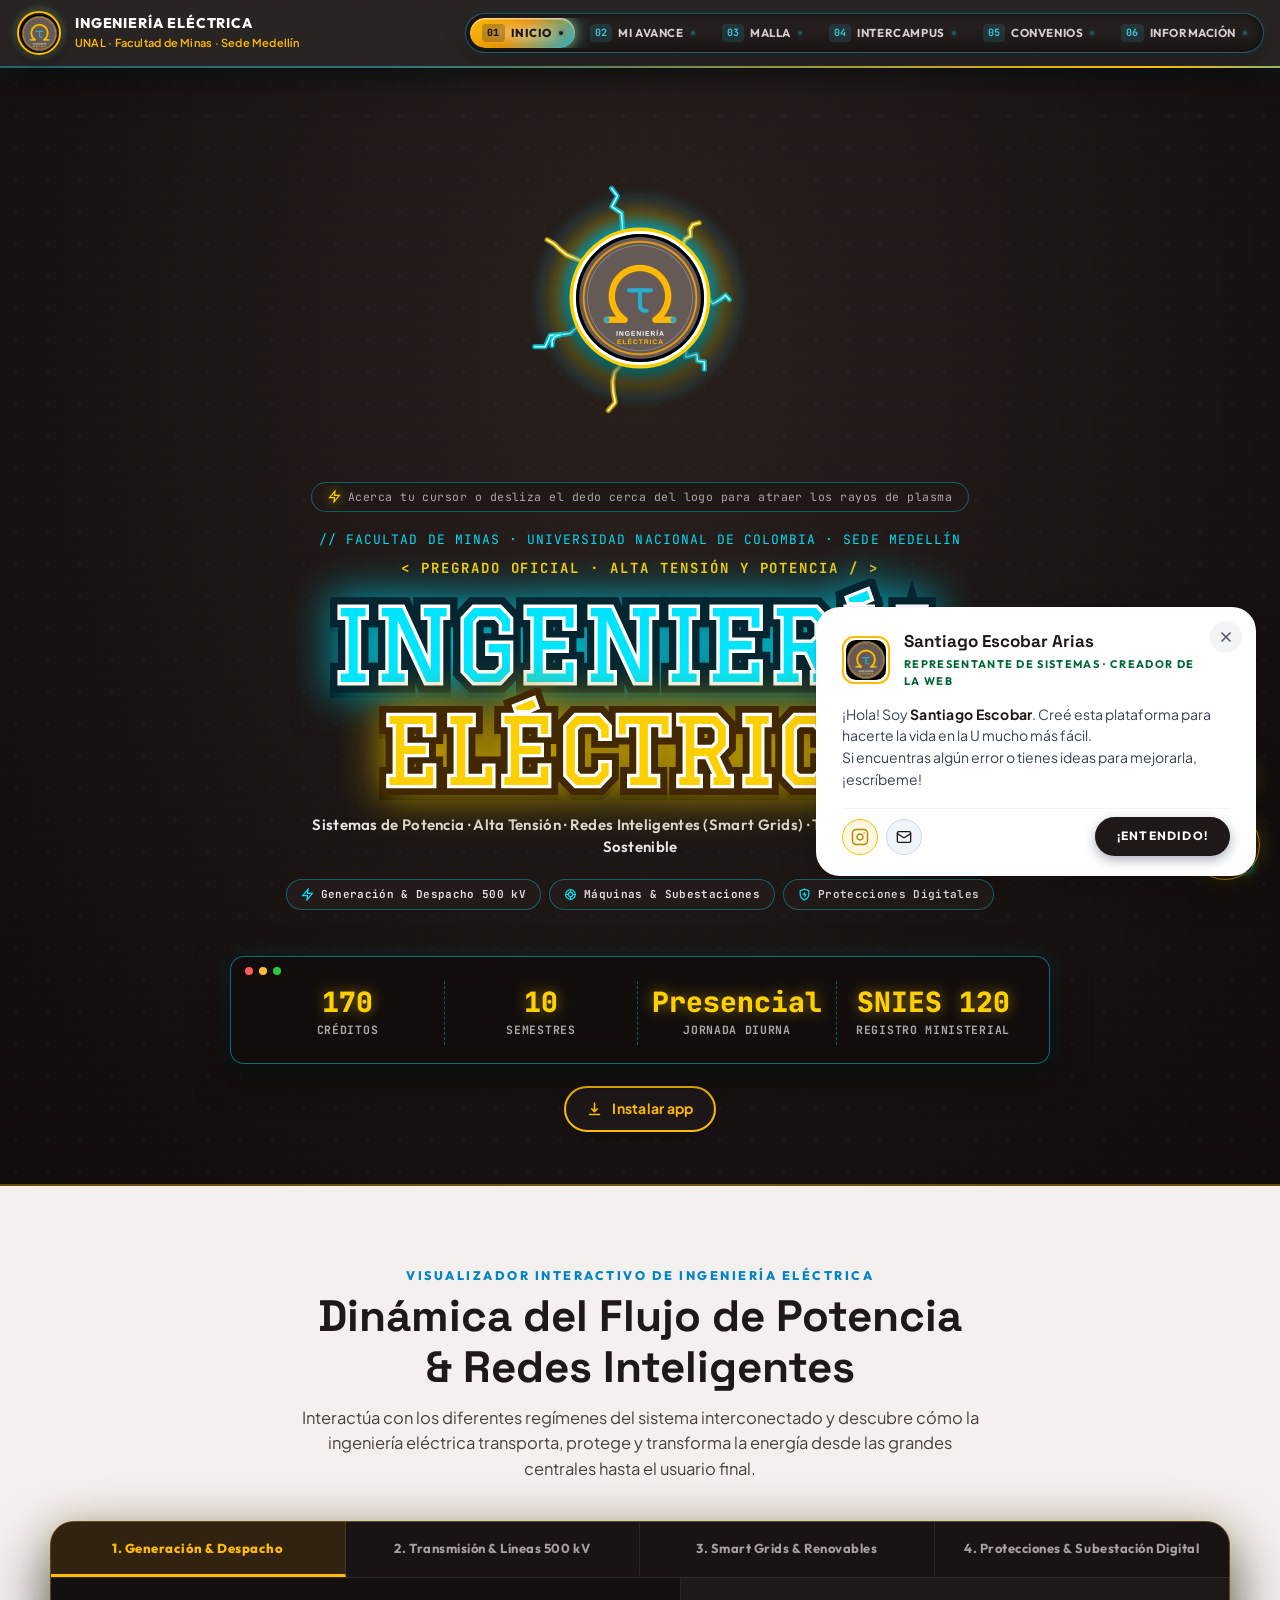
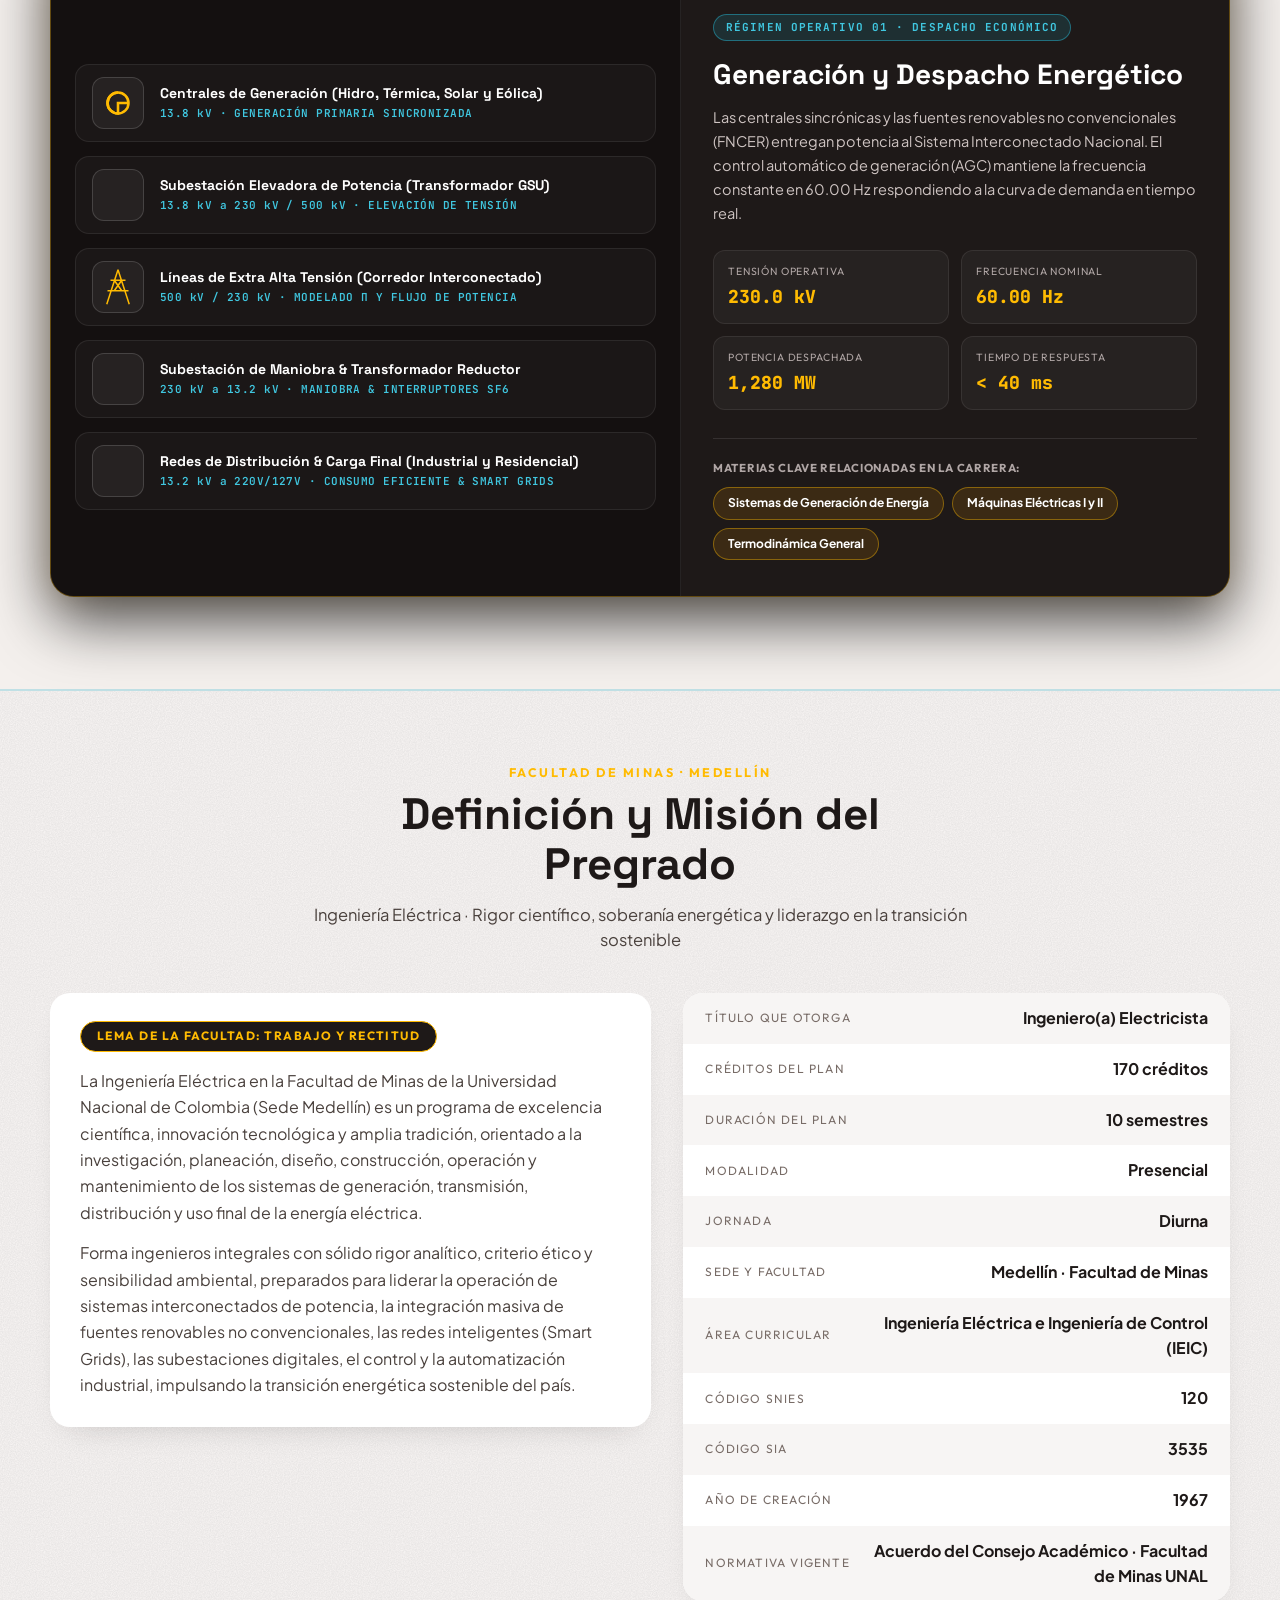
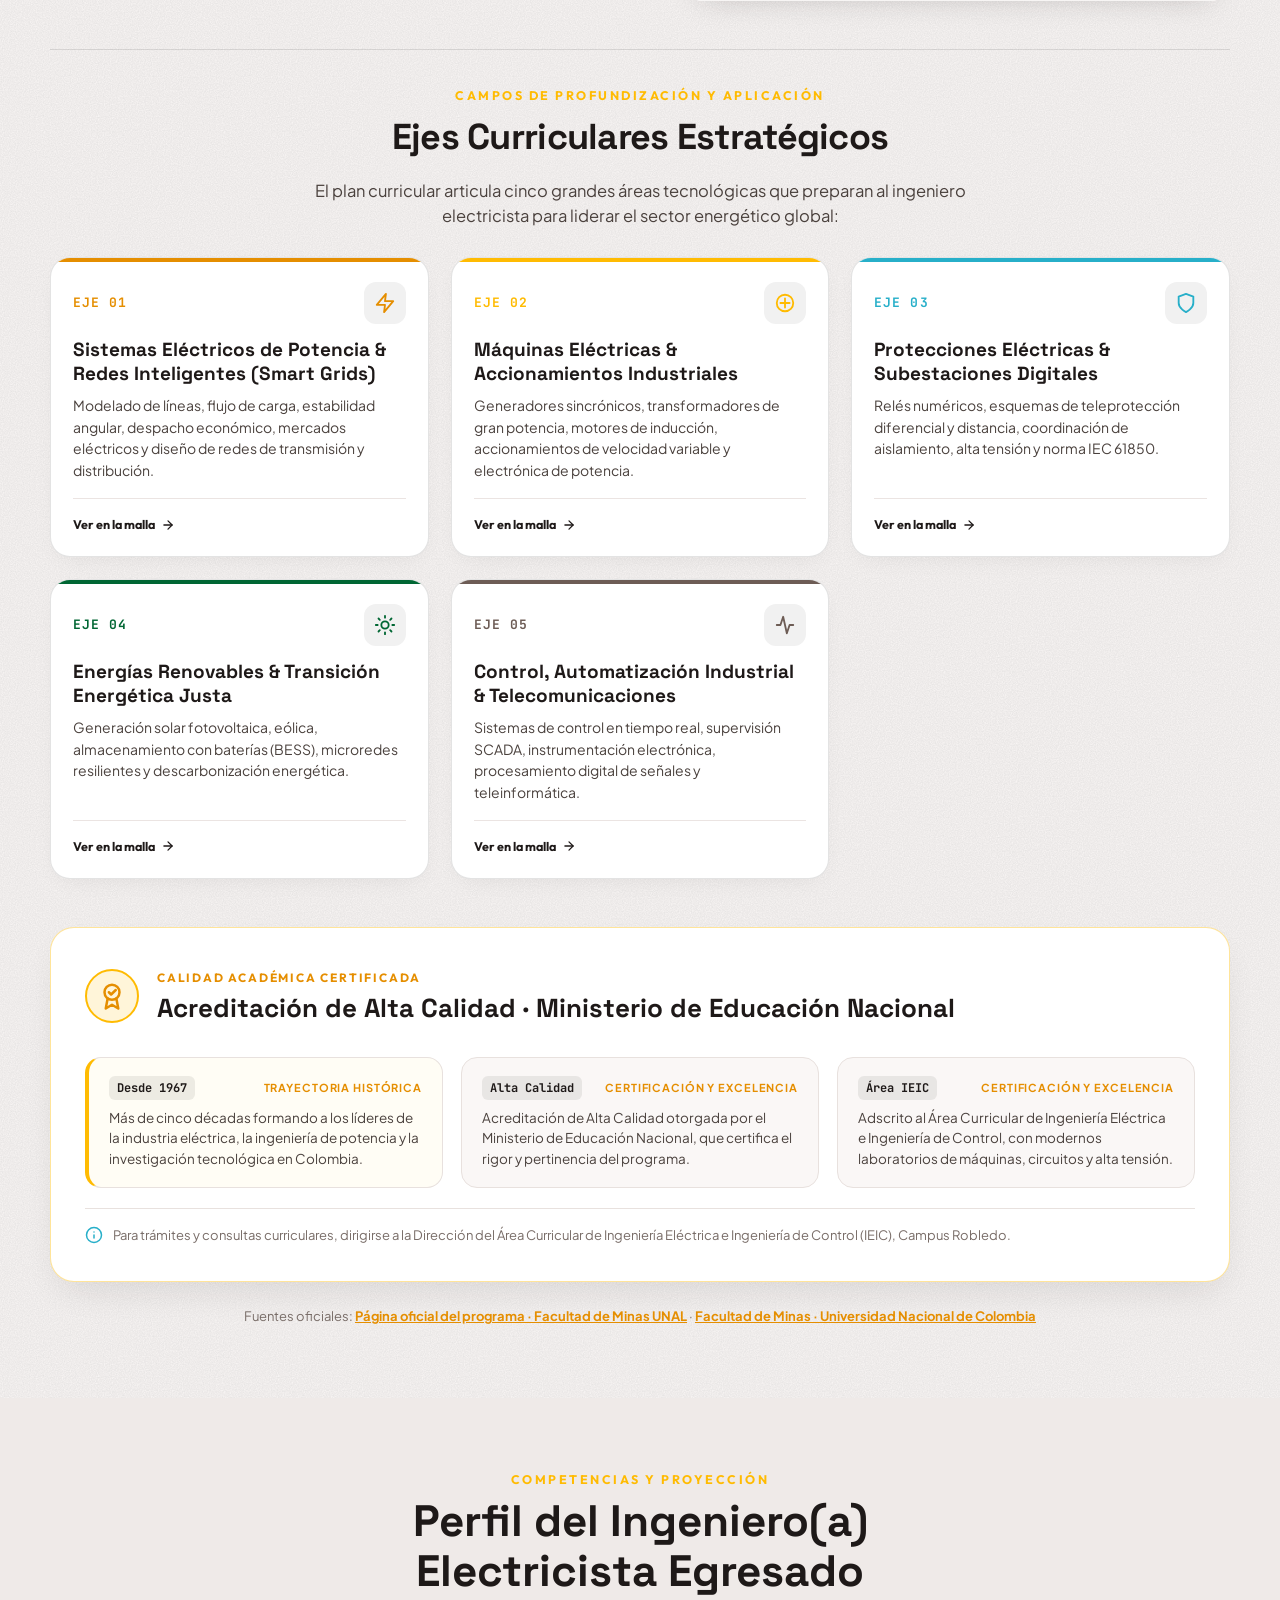
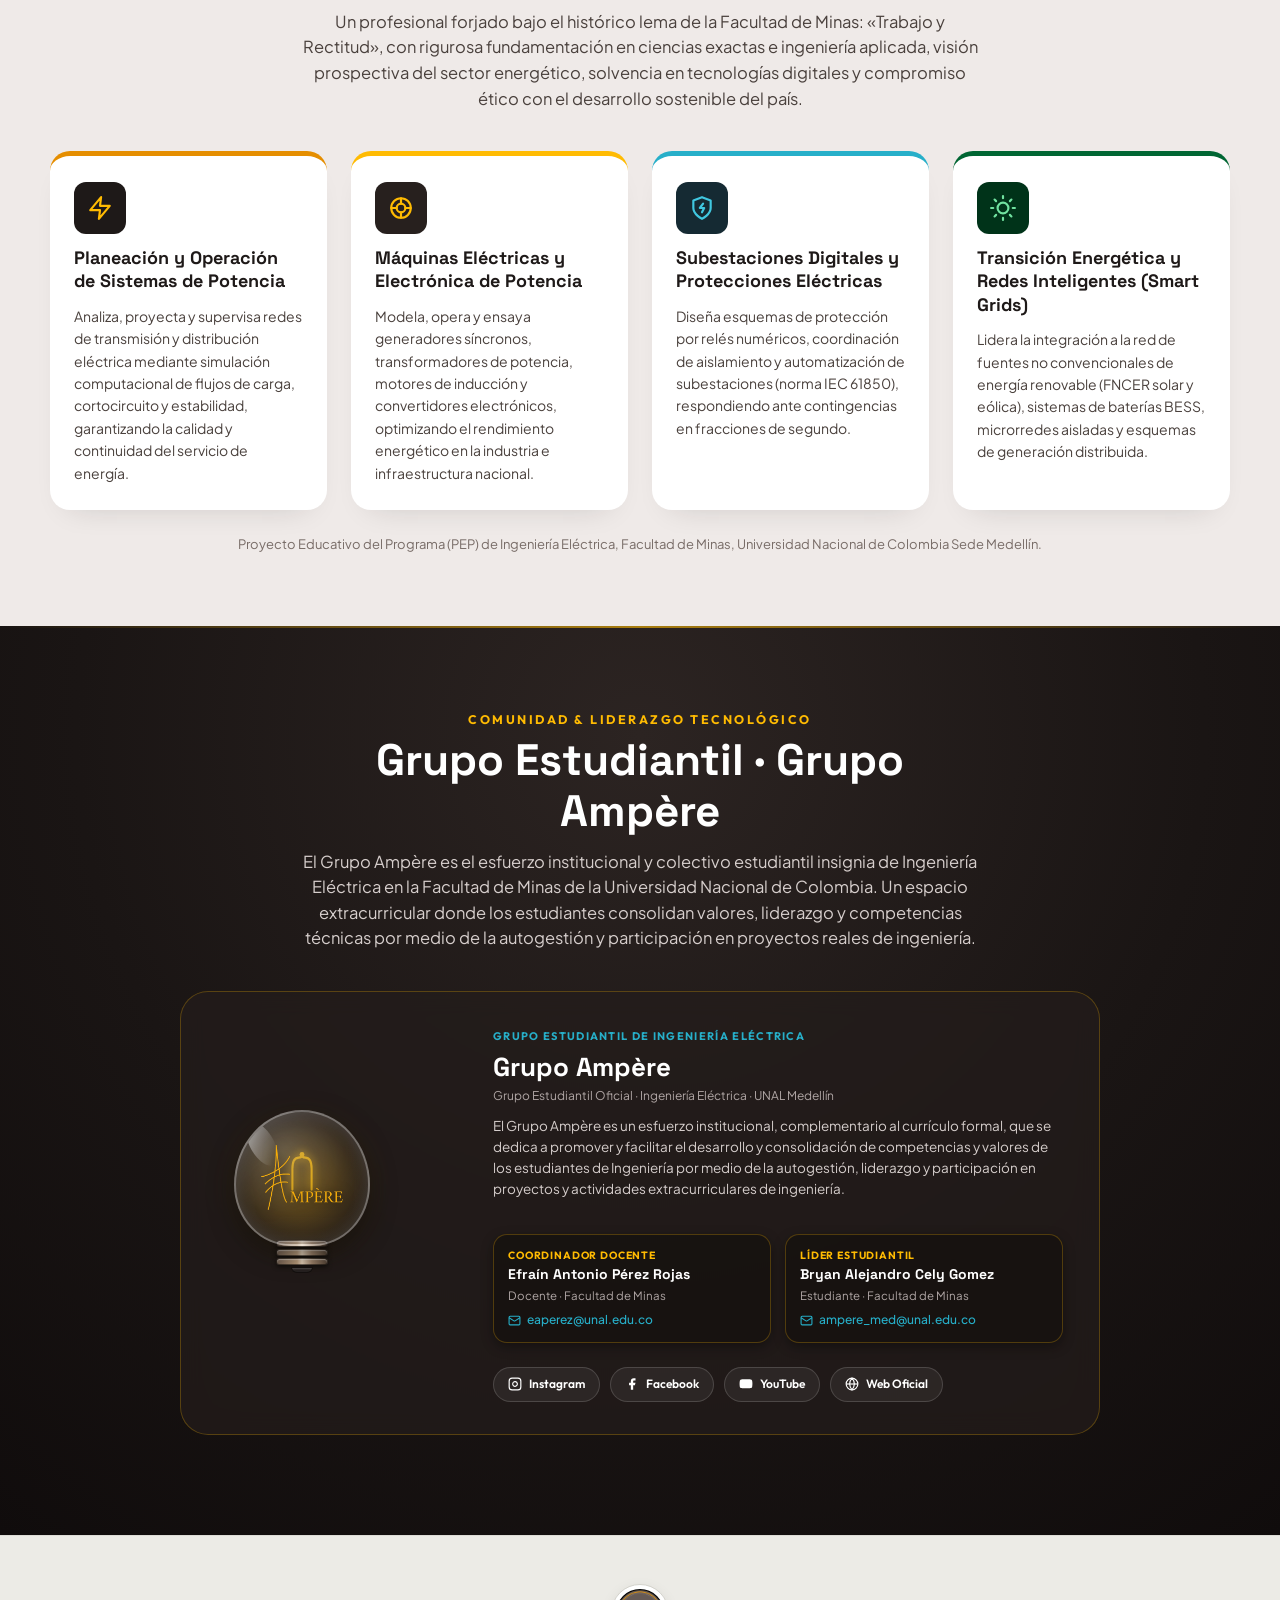
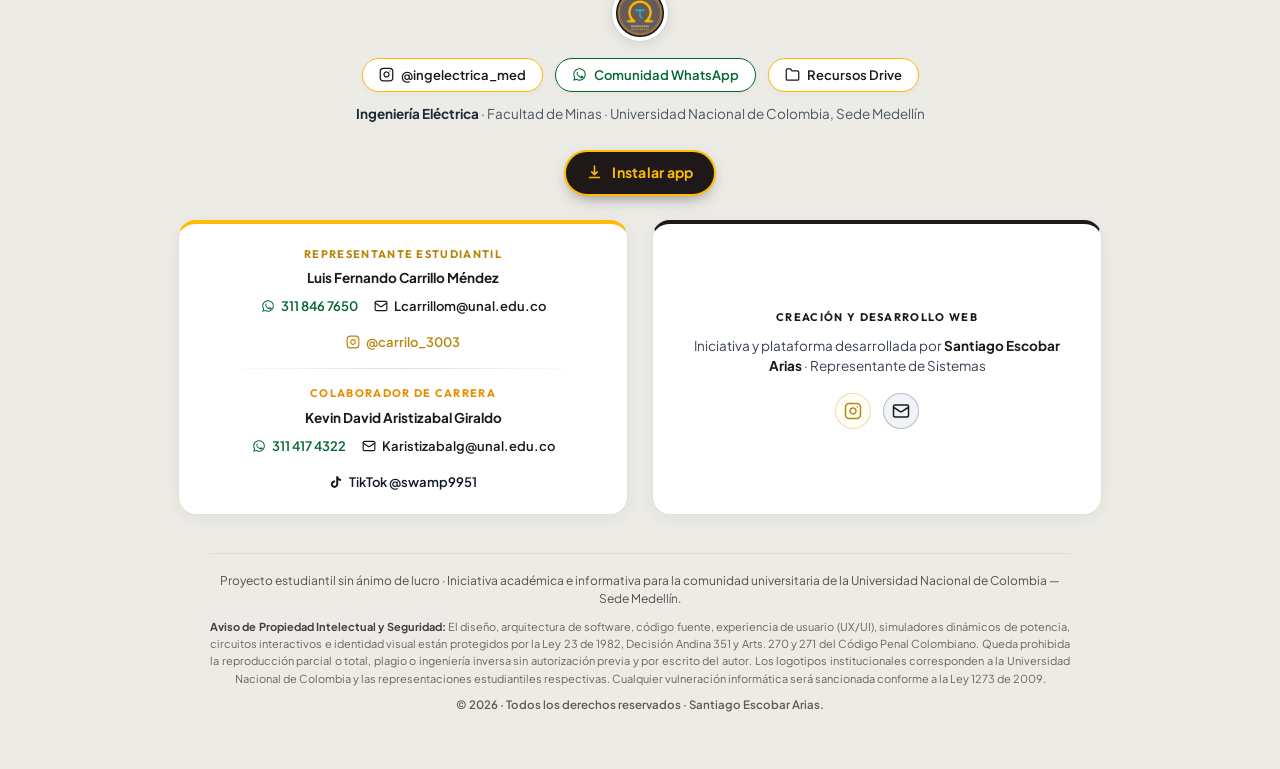
<file: index.html>
<!--
  ==========================================================================
  PORTAL DIGITAL OFICIAL · INGENIERÍA ELÉCTRICA
  UNIVERSIDAD NACIONAL DE COLOMBIA · FACULTAD DE MINAS (SEDE MEDELLÍN)

  Diseño, arquitectura de software y desarrollo realizado por:
  SANTIAGO ESCOBAR ARIAS
  Representante Estudiantil de Ingeniería de Sistemas
  Contacto: saescobara@unal.edu.co | Instagram: @s_escobar__

  Colaborador del programa:
  Kevin David Aristizabal Giraldo · Karistizabalg@unal.edu.co

  © 2026 Santiago Escobar Arias. Todos los derechos reservados.
  Obra protegida por la Ley 23 de 1982 (Colombia) y la Decisión 351 (CAN).
  Queda prohibida su clonación, plagio o remoción de créditos de autoría.
  ==========================================================================
-->
<!doctype html>
<html lang="es">
<head>
  <!-- METADATOS DE AUTORÍA Y PROPIEDAD INTELECTUAL -->
  <meta name="author" content="Santiago Escobar Arias · Representante Estudiantil de Ingeniería de Sistemas">
  <meta name="creator" content="Santiago Escobar Arias">
  <meta name="publisher" content="Santiago Escobar Arias · Facultad de Minas, UNAL Medellín">
  <meta name="copyright" content="© 2026 Santiago Escobar Arias. Todos los derechos reservados.">
  <meta property="article:author" content="Santiago Escobar Arias">
  <meta property="og:site_name" content="Ingeniería Eléctrica · UNAL Medellín">
  <script type="application/ld+json">
  {
    "@context": "https://schema.org",
    "@type": "WebApplication",
    "name": "Portal Ingeniería Eléctrica - UNAL Medellín",
    "author": {
      "@type": "Person",
      "name": "Santiago Escobar Arias",
      "jobTitle": "Representante Estudiantil de Ingeniería de Sistemas",
      "email": "saescobara@unal.edu.co",
      "affiliation": {
        "@type": "EducationalOrganization",
        "name": "Universidad Nacional de Colombia · Facultad de Minas"
      }
    },
    "copyrightHolder": {
      "@type": "Person",
      "name": "Santiago Escobar Arias"
    },
    "copyrightYear": "2026"
  }
  </script>

  <meta charset="utf-8">
  <meta name="viewport" content="width=device-width, initial-scale=1">
  <title>Ingeniería Eléctrica · UNAL Medellín</title>
  <meta name="description" content="Portal oficial de Ingeniería Eléctrica de la Facultad de Minas, Universidad Nacional de Colombia Sede Medellín: información del programa, malla curricular interactiva (170 créditos), capítulos estudiantiles (IEEE PES, IAS, RAS), telemetría de sistemas de potencia, recursos de estudio y guía estudiantil.">
  <link rel="icon" type="image/png" href="img/favicon.png">
  <link rel="manifest" href="manifest.webmanifest">
  <meta name="theme-color" content="#1E1918">
  <link rel="apple-touch-icon" href="img/app/apple-touch-icon.png">
  <meta name="apple-mobile-web-app-capable" content="yes">
  <meta name="apple-mobile-web-app-title" content="Eléctrica UNAL">
  <link rel="preconnect" href="https://fonts.googleapis.com">
  <link rel="preconnect" href="https://fonts.gstatic.com" crossorigin>
  <link rel="stylesheet" href="https://fonts.googleapis.com/css2?family=Graduate&family=Alfa+Slab+One&family=Space+Grotesk:wght@500;600;700&family=Outfit:wght@400;500;600;700;800;900&family=Plus+Jakarta+Sans:ital,wght@0,400;0,500;0,600;0,700;0,800;1,400;1,600&family=JetBrains+Mono:wght@500;700&display=swap">
  <link rel="stylesheet" href="css/base.css">
  <link rel="stylesheet" href="css/inicio.css">
  <link rel="stylesheet" href="css/sofia.css">
  <script src="js/sofia.js" defer></script>
</head>
<body data-pagina="inicio">

  <div id="barra"></div>

  <!-- PORTADA / HERO LANDING: LABORATORIO DE ALTA TENSIÓN & BOBINA DE TESLA -->
  <section class="hero-tesla" id="hero-tesla">
    <div class="contenedor hero-tesla__layout">
      <!-- 1. LOGO OFICIAL CON HALO DE RAYOS Y EFECTO BOBINA DE TESLA INTERACTIVA -->
      <div class="hero-tesla__logo-escenario" id="logo-escenario-tesla">
        <canvas id="canvas-logo-tesla" width="380" height="380" aria-label="Simulación física interactiva de halo de plasma y rayos de bobina de Tesla en el logo oficial"></canvas>
        <div class="hero-tesla__logo-wrap">
          <img class="hero-tesla__logo" id="logo-electrica-emisor" src="img/logo-electrica.png" alt="Logo oficial de Ingeniería Eléctrica · Facultad de Minas" width="130" height="130">
        </div>
      </div>

      <!-- PISTA DE INTERACCIÓN CON EL LOGO -->
      <p class="tesla-logo-pista">
        <svg viewBox="0 0 24 24" fill="none" stroke="currentColor" stroke-width="2.2" width="13" height="13" aria-hidden="true"><path d="M13 2L3 14h9l-1 8 10-12h-9l1-8z"/></svg>
        <span>Acerca tu cursor o desliza el dedo cerca del logo para atraer los rayos de plasma</span>
      </p>

      <!-- 2. RUTA MONOSPACE INSTITUCIONAL -->
      <p class="hero-tesla__origen">// FACULTAD DE MINAS · UNIVERSIDAD NACIONAL DE COLOMBIA · SEDE MEDELLÍN</p>

      <!-- 3. ANTETÍTULO DE CÓDIGO -->
      <p class="hero-tesla__antetitulo">&lt; PREGRADO OFICIAL · ALTA TENSIÓN Y POTENCIA / &gt;</p>

      <!-- 4. TÍTULO MONUMENTAL ESTILO SISTEMAS (VARSITY COLLEGIATE 3D) -->
      <h1 class="hero-tesla__titulo">
        <span class="letras-varsity letras-varsity--azul" data-texto="INGENIERÍA">INGENIERÍA</span>
        <span class="letras-varsity letras-varsity--amarillo letras-varsity--sub" data-texto="ELÉCTRICA">ELÉCTRICA</span>
      </h1>

      <!-- 5. SUBTITULAR Y LEMA TÉCNICO -->
      <p class="hero-tesla__lema">
        Sistemas de Potencia · Alta Tensión · Redes Inteligentes (Smart Grids) · Transición Energética Sostenible
      </p>

      <!-- 6. PÍLDORAS TÉCNICAS RESPONSIVAS -->
      <div class="hero-tesla__pistas" aria-label="Especialidades del programa">
        <span class="pista-tag">
          <svg viewBox="0 0 24 24" fill="none" stroke="currentColor" stroke-width="2.2" width="13" height="13" aria-hidden="true"><path d="M13 2L3 14h9l-1 8 10-12h-9l1-8z"/></svg>
          <span>Generación &amp; Despacho 500 kV</span>
        </span>
        <span class="pista-tag">
          <svg viewBox="0 0 24 24" fill="none" stroke="currentColor" stroke-width="2.2" width="13" height="13" aria-hidden="true"><circle cx="12" cy="12" r="9"/><circle cx="12" cy="12" r="4"/><path d="M12 3v5M12 16v5M3 12h5M16 12h5"/></svg>
          <span>Máquinas &amp; Subestaciones</span>
        </span>
        <span class="pista-tag">
          <svg viewBox="0 0 24 24" fill="none" stroke="currentColor" stroke-width="2.2" width="13" height="13" aria-hidden="true"><path d="M12 22s8-4 8-10V5l-8-3-8 3v7c0 6 8 10 8 10z"/><path d="M13 8l-3 4h4l-2 4"/></svg>
          <span>Protecciones Digitales</span>
        </span>
      </div>

      <!-- 7. TERMINAL DE CIFRAS CLAVE DEL PROGRAMA (ESTILO TERMINAL SISTEMAS) -->
      <div class="hero-tesla__cifras-terminal">
        <ul class="hero-tesla__conductor" id="portada-cifras" aria-label="Datos clave del programa"></ul>
      </div>

    </div>
  </section>

  <!-- SECCIÓN INTERACTIVA: CENTRO DE CONTROL & FLUJO DE POTENCIA -->
  <section class="seccion seccion--simulador" id="simulador-potencia" aria-labelledby="simulador-titulo">
    <div class="contenedor">
      <div class="seccion-titulo">
        <p class="seccion-titulo__antetitulo">Visualizador Interactivo de Ingeniería Eléctrica</p>
        <h2 id="simulador-titulo">Dinámica del Flujo de Potencia & Redes Inteligentes</h2>
        <p class="seccion-titulo__intro">Interactúa con los diferentes regímenes del sistema interconectado y descubre cómo la ingeniería eléctrica transporta, protege y transforma la energía desde las grandes centrales hasta el usuario final.</p>
      </div>

      <div class="simulador-caja">
        <!-- Selector de modos -->
        <div class="simulador-tabs" role="tablist" aria-label="Modos operativos del sistema eléctrico">
          <button type="button" class="simulador-tab is-activa" data-modo="generacion" role="tab" aria-selected="true">
            1. Generación &amp; Despacho
          </button>
          <button type="button" class="simulador-tab" data-modo="transmision" role="tab" aria-selected="false">
            2. Transmisión &amp; Líneas 500 kV
          </button>
          <button type="button" class="simulador-tab" data-modo="smartgrid" role="tab" aria-selected="false">
            3. Smart Grids &amp; Renovables
          </button>
          <button type="button" class="simulador-tab" data-modo="protecciones" role="tab" aria-selected="false">
            4. Protecciones &amp; Subestación Digital
          </button>
        </div>

        <div class="simulador-grid">
          <!-- Columna Izquierda: Diagrama Eléctrico Interactivo -->
          <div class="simulador-visual" id="simulador-visual">
            
            <div class="red-nodo red-nodo--generacion">
              <div class="red-nodo__icono-col">
                <div class="red-nodo__emblema">
                  <svg viewBox="0 0 24 24" width="28" height="28" fill="none" stroke="currentColor" stroke-width="2.2">
                    <circle cx="12" cy="12" r="9"/>
                    <path d="M12 3a9 9 0 0 0 0 18v-9h9"/>
                  </svg>
                  <span class="red-nodo__corriente" id="sim-corriente-gen"></span>
                </div>
              </div>
              <div class="red-nodo__info-col">
                <span class="red-nodo__etiqueta">Centrales de Generación (Hidro, Térmica, Solar y Eólica)</span>
                <span class="red-nodo__cota">13.8 kV · GENERACIÓN PRIMARIA SINCRONIZADA</span>
              </div>
            </div>

            <div class="red-nodo red-nodo--elevador">
              <div class="red-nodo__icono-col">
                <div class="red-nodo__trafo-linea">
                  <span class="red-nodo__trafo-bobina"></span>
                  <span class="red-nodo__trafo-bobina"></span>
                </div>
              </div>
              <div class="red-nodo__info-col">
                <span class="red-nodo__etiqueta">Subestación Elevadora de Potencia (Transformador GSU)</span>
                <span class="red-nodo__cota">13.8 kV a 230 kV / 500 kV · ELEVACIÓN DE TENSIÓN</span>
              </div>
            </div>

            <div class="red-nodo red-nodo--transmision">
              <div class="red-nodo__icono-col">
                <div class="red-nodo__torre-linea">
                  <svg viewBox="0 0 40 50" width="30" height="38" fill="none" stroke="currentColor" stroke-width="2">
                    <path d="M20 2 L5 48 M20 2 L35 48 M10 16 L30 16 M6 30 L34 30 M15 16 L25 30 M25 16 L15 30"/>
                  </svg>
                </div>
              </div>
              <div class="red-nodo__info-col">
                <span class="red-nodo__etiqueta">Líneas de Extra Alta Tensión (Corredor Interconectado)</span>
                <span class="red-nodo__cota">500 kV / 230 kV · MODELADO Π Y FLUJO DE POTENCIA</span>
              </div>
            </div>

            <div class="red-nodo red-nodo--subestacion">
              <div class="red-nodo__icono-col">
                <div class="red-nodo__breaker" id="sim-breaker-visual"></div>
              </div>
              <div class="red-nodo__info-col">
                <span class="red-nodo__etiqueta">Subestación de Maniobra &amp; Transformador Reductor</span>
                <span class="red-nodo__cota">230 kV a 13.2 kV · MANIOBRA &amp; INTERRUPTORES SF6</span>
              </div>
            </div>

            <div class="red-nodo red-nodo--distribucion">
              <div class="red-nodo__icono-col">
                <div class="red-nodo__dist-indicador"></div>
              </div>
              <div class="red-nodo__info-col">
                <span class="red-nodo__etiqueta">Redes de Distribución &amp; Carga Final (Industrial y Residencial)</span>
                <span class="red-nodo__cota">13.2 kV a 220V/127V · CONSUMO EFICIENTE &amp; SMART GRIDS</span>
              </div>
            </div>

          </div>

          <!-- Columna Derecha: Panel de Telemetría y Explicación Técnica -->
          <div class="simulador-panel">
            <div class="simulador-panel__badge" id="sim-badge">RÉGIMEN OPERATIVO 01 · DESPACHO ECONÓMICO</div>
            <h3 class="simulador-panel__titulo" id="sim-titulo">Generación y Despacho Energético</h3>
            <p class="simulador-panel__desc" id="sim-desc">
              Las centrales sincrónicas y las fuentes renovables no convencionales (FNCER) entregan potencia al Sistema Interconectado Nacional. El control automático de generación (AGC) mantiene la frecuencia constante en 60.00 Hz respondiendo a la curva de demanda en tiempo real.
            </p>

            <div class="simulador-telemetria">
              <div class="telemetria-card">
                <span class="telemetria-card__label">Tensión Operativa</span>
                <span class="telemetria-card__valor" id="sim-tension">230.0 kV</span>
              </div>
              <div class="telemetria-card">
                <span class="telemetria-card__label">Frecuencia Nominal</span>
                <span class="telemetria-card__valor" id="sim-frec">60.00 Hz</span>
              </div>
              <div class="telemetria-card">
                <span class="telemetria-card__label">Potencia Despachada</span>
                <span class="telemetria-card__valor" id="sim-potencia">1,280 MW</span>
              </div>
              <div class="telemetria-card">
                <span class="telemetria-card__label">Tiempo de Respuesta</span>
                <span class="telemetria-card__valor" id="sim-tiempo">&lt; 40 ms</span>
              </div>
            </div>

            <div class="simulador-panel__materias">
              <span class="materias-label">Materias clave relacionadas en la carrera:</span>
              <div class="materias-pildoras" id="sim-materias">
                <a href="malla.html" class="materia-chip">Sistemas de Generación de Energía</a>
                <a href="malla.html" class="materia-chip">Máquinas Eléctricas I y II</a>
                <a href="malla.html" class="materia-chip">Termodinámica General</a>
              </div>
            </div>
          </div>
        </div>
      </div>
    </div>
  </section>

  <main>

    <!-- EL PROGRAMA: se carga al abrir la página -->
    <section class="seccion programa" id="programa" aria-labelledby="programa-titulo">
      <div class="contenedor" id="programa-contenido">
        <p class="cargando">Cargando programa…</p>
      </div>
    </section>

    <!-- PERFIL DEL EGRESADO: se carga cuando la persona se acerca -->
    <section class="seccion perfil" id="perfil" aria-labelledby="perfil-titulo" data-carga="perfil">
      <div class="contenedor" id="perfil-contenido">
        <p class="cargando">Cargando perfil…</p>
      </div>
    </section>

    <!-- GRUPOS ESTUDIANTILES Y CAPÍTULOS TÉCNICOS CON ESTILO BOMBILLA -->
    <section class="grupos" id="grupos" aria-labelledby="grupos-titulo" data-carga="grupos">
      <div class="contenedor" id="grupos-contenido">
        <p class="cargando">Cargando capítulos…</p>
      </div>
    </section>

  </main>

  <div id="pie"></div>

  <script src="js/comun.js"></script>
  <script src="js/instalar.js"></script>
  <script src="js/inicio.js"></script>
</body>
</html>
</file>
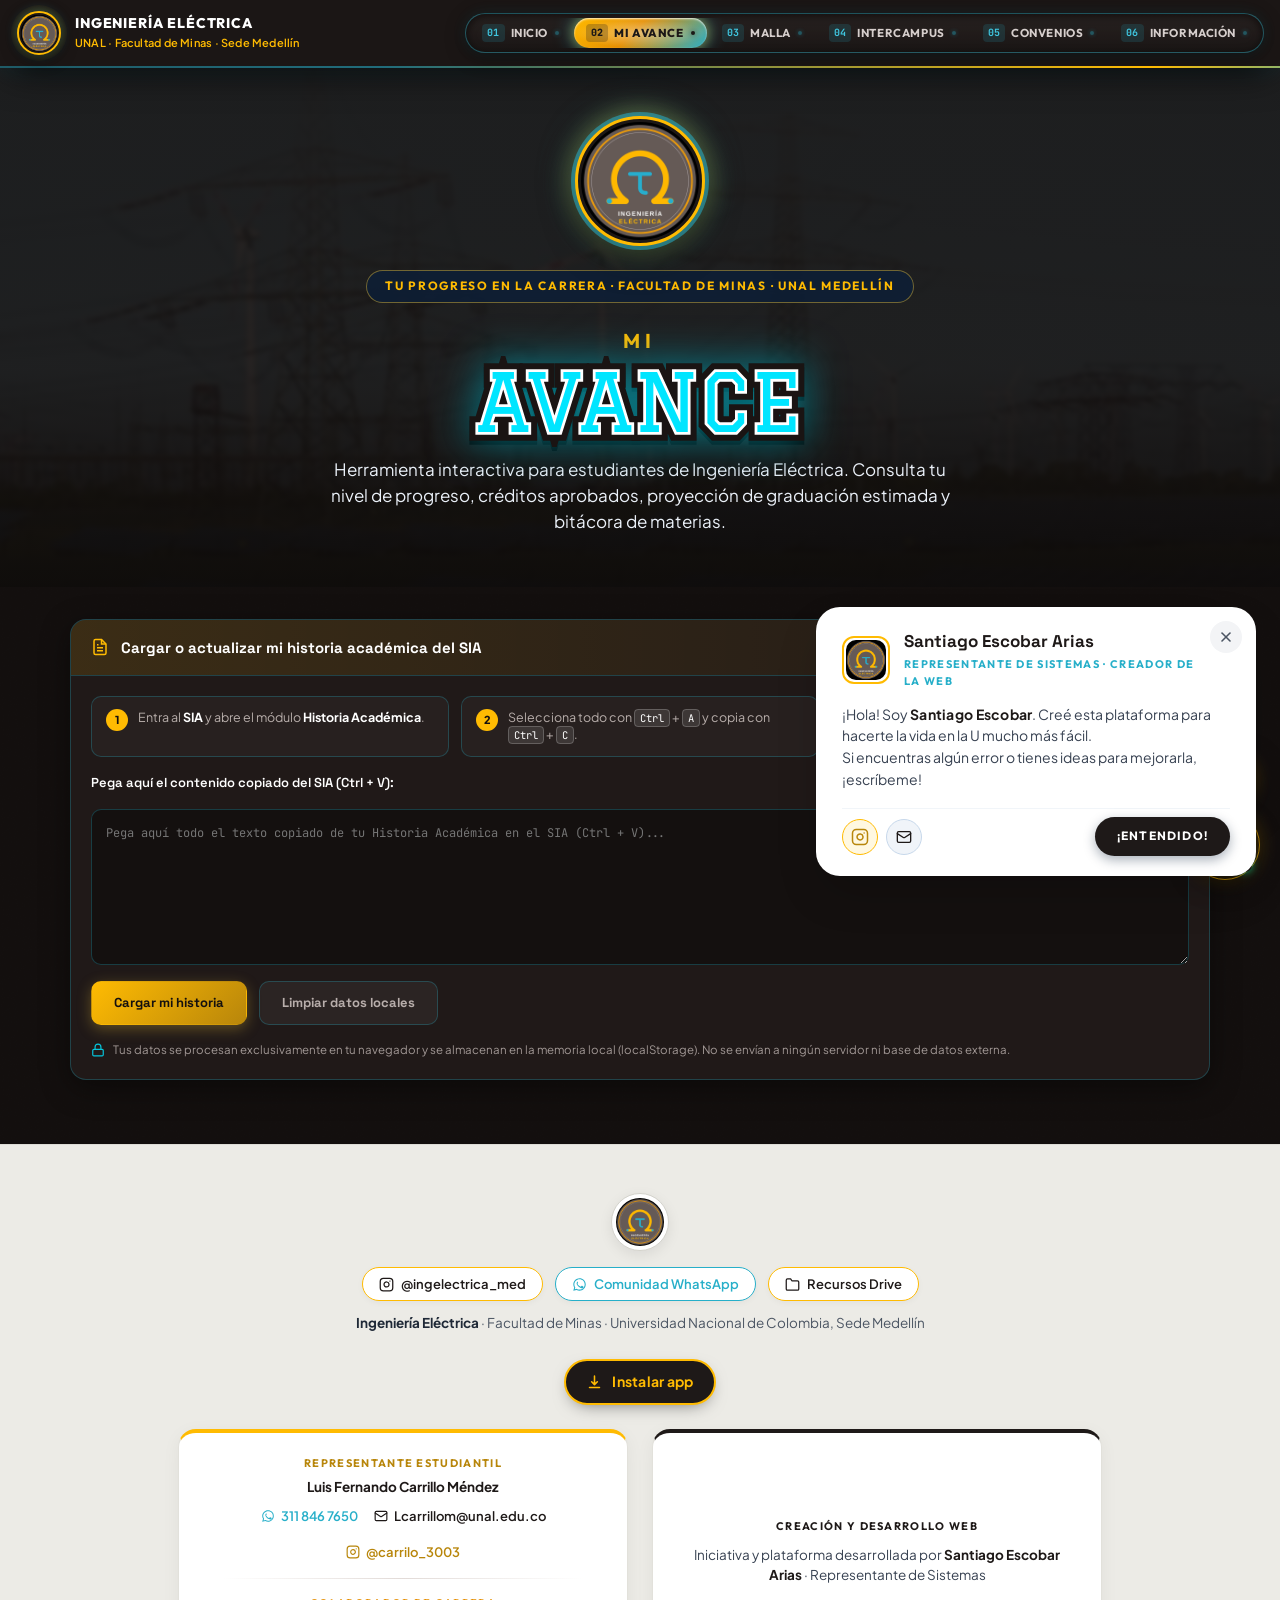
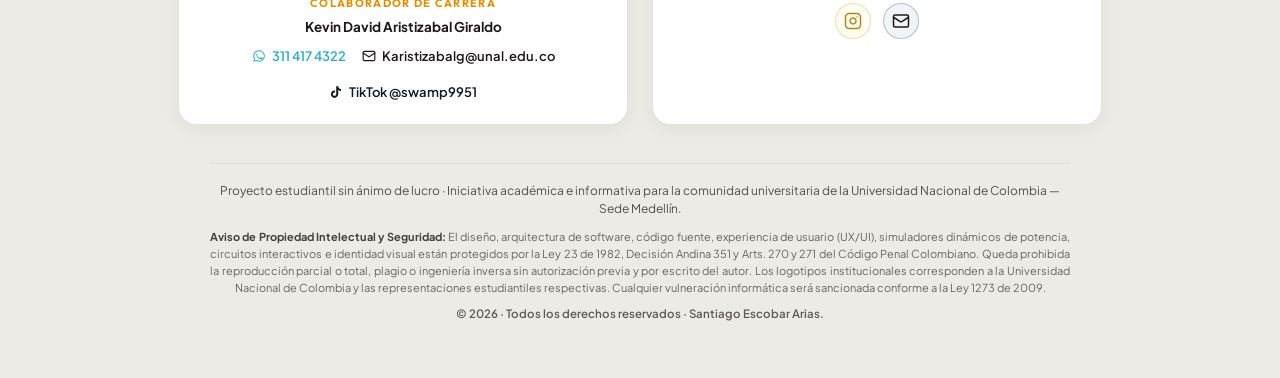
<file: avance.html>
<!doctype html>
<!-- ==============================================================================
   PORTAL WEB OFICIAL · INGENIERÍA ELÉCTRICA · FACULTAD DE MINAS · UNAL MEDELLÍN
   Módulo Mi Avance: panel de progreso, proyección de graduación y bitácora académica.
   Plan 3535 · 170 créditos exigidos · Todos los derechos reservados © 2026.
   ============================================================================== -->
<html lang="es">
<head>
  <meta charset="utf-8">
  <meta name="viewport" content="width=device-width, initial-scale=1">
  <title>Mi Avance · Ingeniería Eléctrica UNAL Medellín</title>
  <meta name="description" content="Consulta tu nivel en la carrera de Ingeniería Eléctrica, tu proyección de graduación, créditos aprobados y materias cursadas a partir de tu historia académica del SIA.">
  <link rel="icon" type="image/png" href="img/favicon.png">
  <link rel="manifest" href="manifest.webmanifest">
  <meta name="theme-color" content="#1E1918">
  <link rel="apple-touch-icon" href="img/app/apple-touch-icon.png">
  <meta name="apple-mobile-web-app-capable" content="yes">
  <meta name="apple-mobile-web-app-title" content="Eléctrica UNAL">
  <link rel="preconnect" href="https://fonts.googleapis.com">
  <link rel="preconnect" href="https://fonts.gstatic.com" crossorigin>
  <link rel="stylesheet" href="https://fonts.googleapis.com/css2?family=Graduate&family=Alfa+Slab+One&family=Space+Grotesk:wght@500;600;700&family=Outfit:wght@400;500;600;700;800;900&family=Plus+Jakarta+Sans:ital,wght@0,400;0,500;0,600;0,700;0,800;1,400;1,600&family=JetBrains+Mono:wght@500;700&display=swap">
  <link rel="stylesheet" href="css/base.css">
  <link rel="stylesheet" href="css/avance.css">
  <link rel="stylesheet" href="css/sofia.css">
  <script src="js/sofia.js" defer></script>
</head>
<body data-pagina="avance">

  <div id="barra"></div>

  <!-- PORTADA -->
  <section class="portada portada--corta foto foto--panoramica">
    <div class="contenedor portada__contenido">
      <div class="portada__logo-wrap">
        <img class="portada__logo" src="img/logo-electrica.png" alt="Logo de Ingeniería Eléctrica · Facultad de Minas" width="115" height="115">
      </div>
      <p class="portada__lugar">Tu progreso en la carrera · Facultad de Minas · UNAL Medellín</p>
      <h1 class="portada__titulo">
        <span class="portada__antetitulo">Mi</span>
        <span class="letras-varsity" data-texto="Avance">Avance</span>
      </h1>
      <p class="portada__texto">Herramienta interactiva para estudiantes de Ingeniería Eléctrica. Consulta tu nivel de progreso, créditos aprobados, proyección de graduación estimada y bitácora de materias.</p>
    </div>
  </section>

  <main>
    <section class="seccion avance" aria-label="Mi avance en la carrera">
      <div class="contenedor avance__contenedor">

        <!-- ENTRADA: CARGAR / ACTUALIZAR HISTORIA ACADÉMICA -->
        <details class="entrada" id="entrada" open>
          <summary class="entrada__resumen">
            <span class="entrada__resumen-icono" aria-hidden="true">
              <svg viewBox="0 0 24 24" fill="none" stroke="currentColor" stroke-width="2" width="18" height="18"><path d="M14 2H6a2 2 0 0 0-2 2v16a2 2 0 0 0 2 2h12a2 2 0 0 0 2-2V8z"/><polyline points="14 2 14 8 20 8"/><line x1="16" y1="13" x2="8" y2="13"/><line x1="16" y1="17" x2="8" y2="17"/><polyline points="10 9 9 9 8 9"/></svg>
            </span>
            <span class="entrada__resumen-texto">Cargar o actualizar mi historia académica del SIA</span>
            <span class="entrada__resumen-flecha" aria-hidden="true">▼</span>
          </summary>
          <div class="entrada__cuerpo">
            <ol class="entrada__pasos">
              <li><b>1</b><span>Entra al <strong>SIA</strong> y abre el módulo <strong>Historia Académica</strong>.</span></li>
              <li><b>2</b><span>Selecciona todo con <kbd>Ctrl</kbd> + <kbd>A</kbd> y copia con <kbd>Ctrl</kbd> + <kbd>C</kbd>.</span></li>
              <li><b>3</b><span>Pega aquí abajo y dale <strong>Cargar mi historia</strong>.</span></li>
            </ol>
            <label class="entrada__etiqueta" for="historia-texto">Pega aquí el contenido copiado del SIA (Ctrl + V):</label>
            <textarea id="historia-texto" class="entrada__texto" rows="7" spellcheck="false" placeholder="Pega aquí todo el texto copiado de tu Historia Académica en el SIA (Ctrl + V)..."></textarea>
            <p class="entrada__error" id="entrada-error" role="alert" hidden></p>
            <div class="entrada__acciones">
              <button type="button" class="boton-juego" id="btn-guardar">Cargar mi historia</button>
              <button type="button" class="boton-juego boton-juego--suave" id="btn-borrar">Limpiar datos locales</button>
            </div>
            <p class="entrada__privacidad">
              <svg viewBox="0 0 24 24" fill="none" stroke="currentColor" stroke-width="2" width="14" height="14" aria-hidden="true"><rect width="18" height="11" x="3" y="11" rx="2" ry="2"/><path d="M7 11V7a5 5 0 0 1 10 0v4"/></svg>
              <span>Tus datos se procesan exclusivamente en tu navegador y se almacenan en la memoria local (localStorage). No se envían a ningún servidor ni base de datos externa.</span>
            </p>
          </div>
        </details>

        <!-- PANTALLA DE JUEGO / AVANCE -->
        <div id="avance-juego" hidden></div>

      </div>
    </section>
  </main>

  <div id="pie"></div>

  <!-- SCRIPTS -->
  <script src="js/comun.js"></script>
  <script src="js/instalar.js"></script>
  <script src="js/avance-lector.js"></script>
  <script src="js/avance.js"></script>
</body>
</html>
</file>
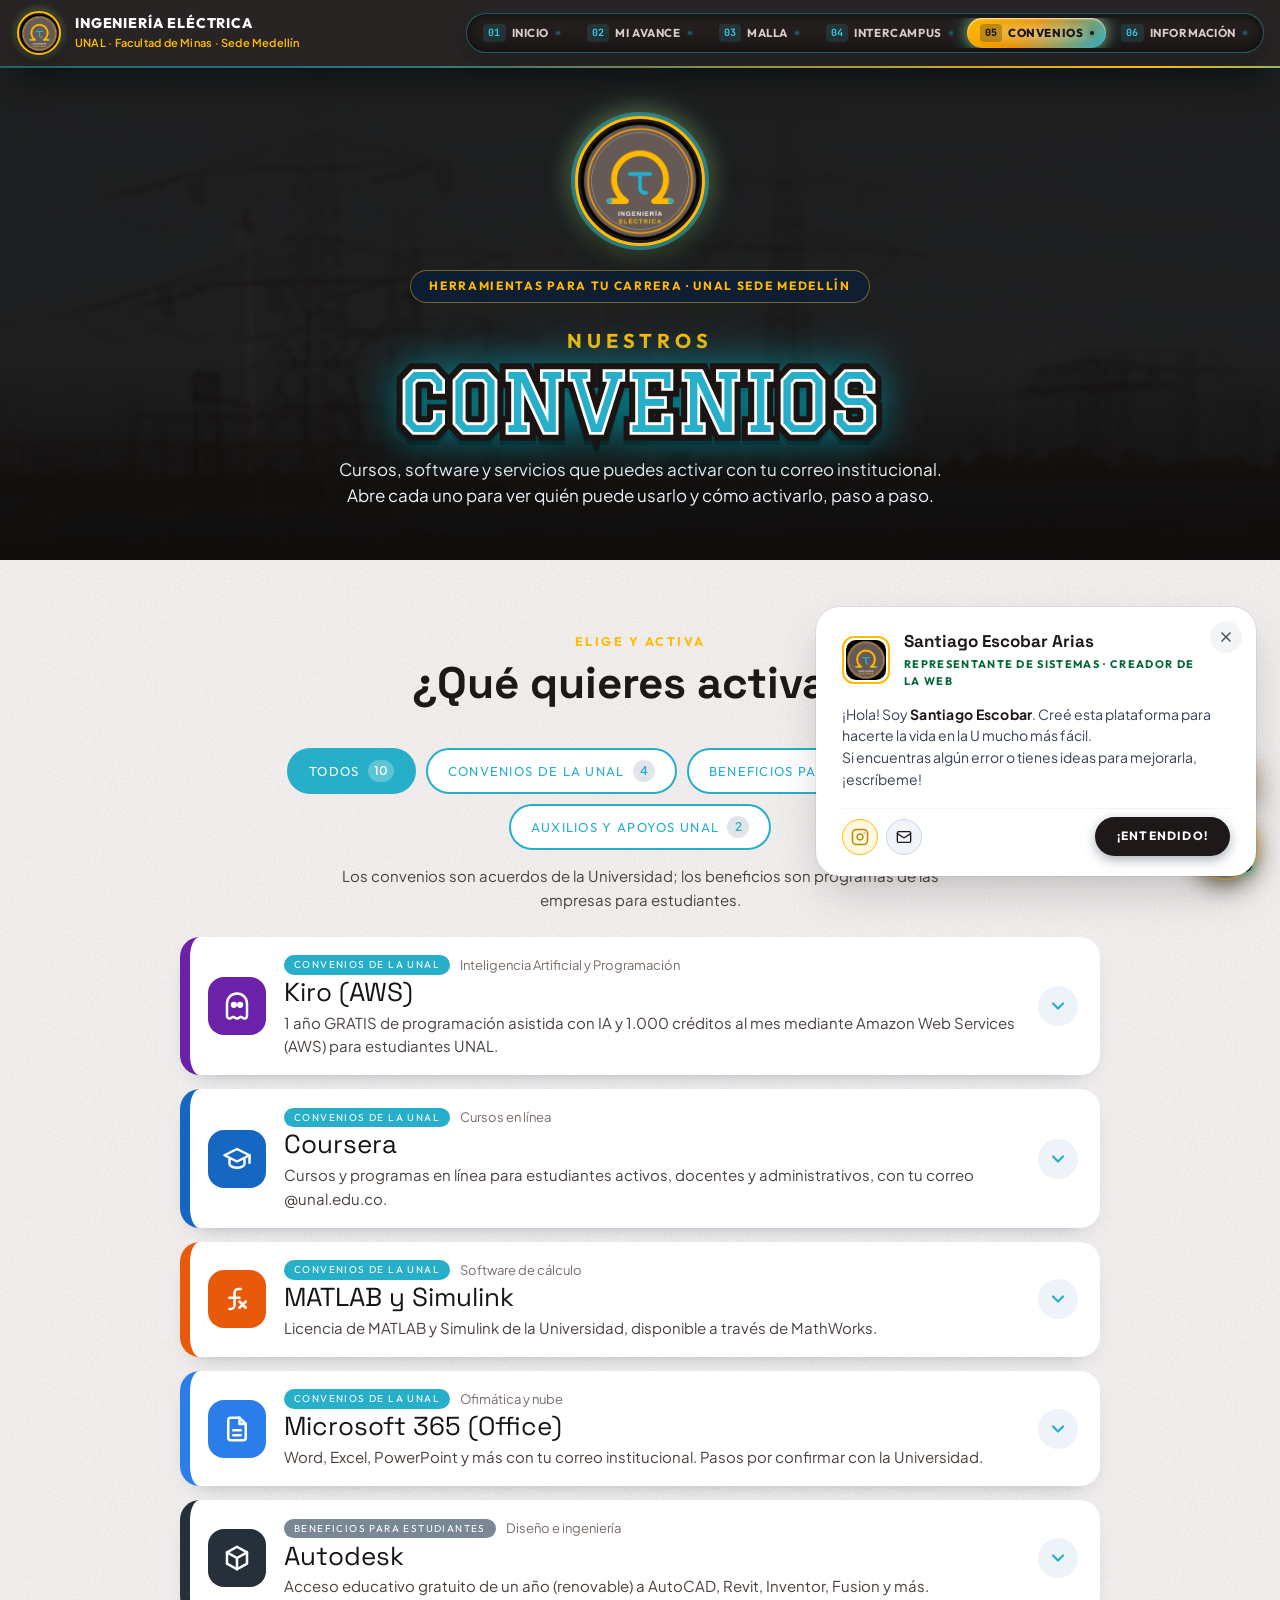
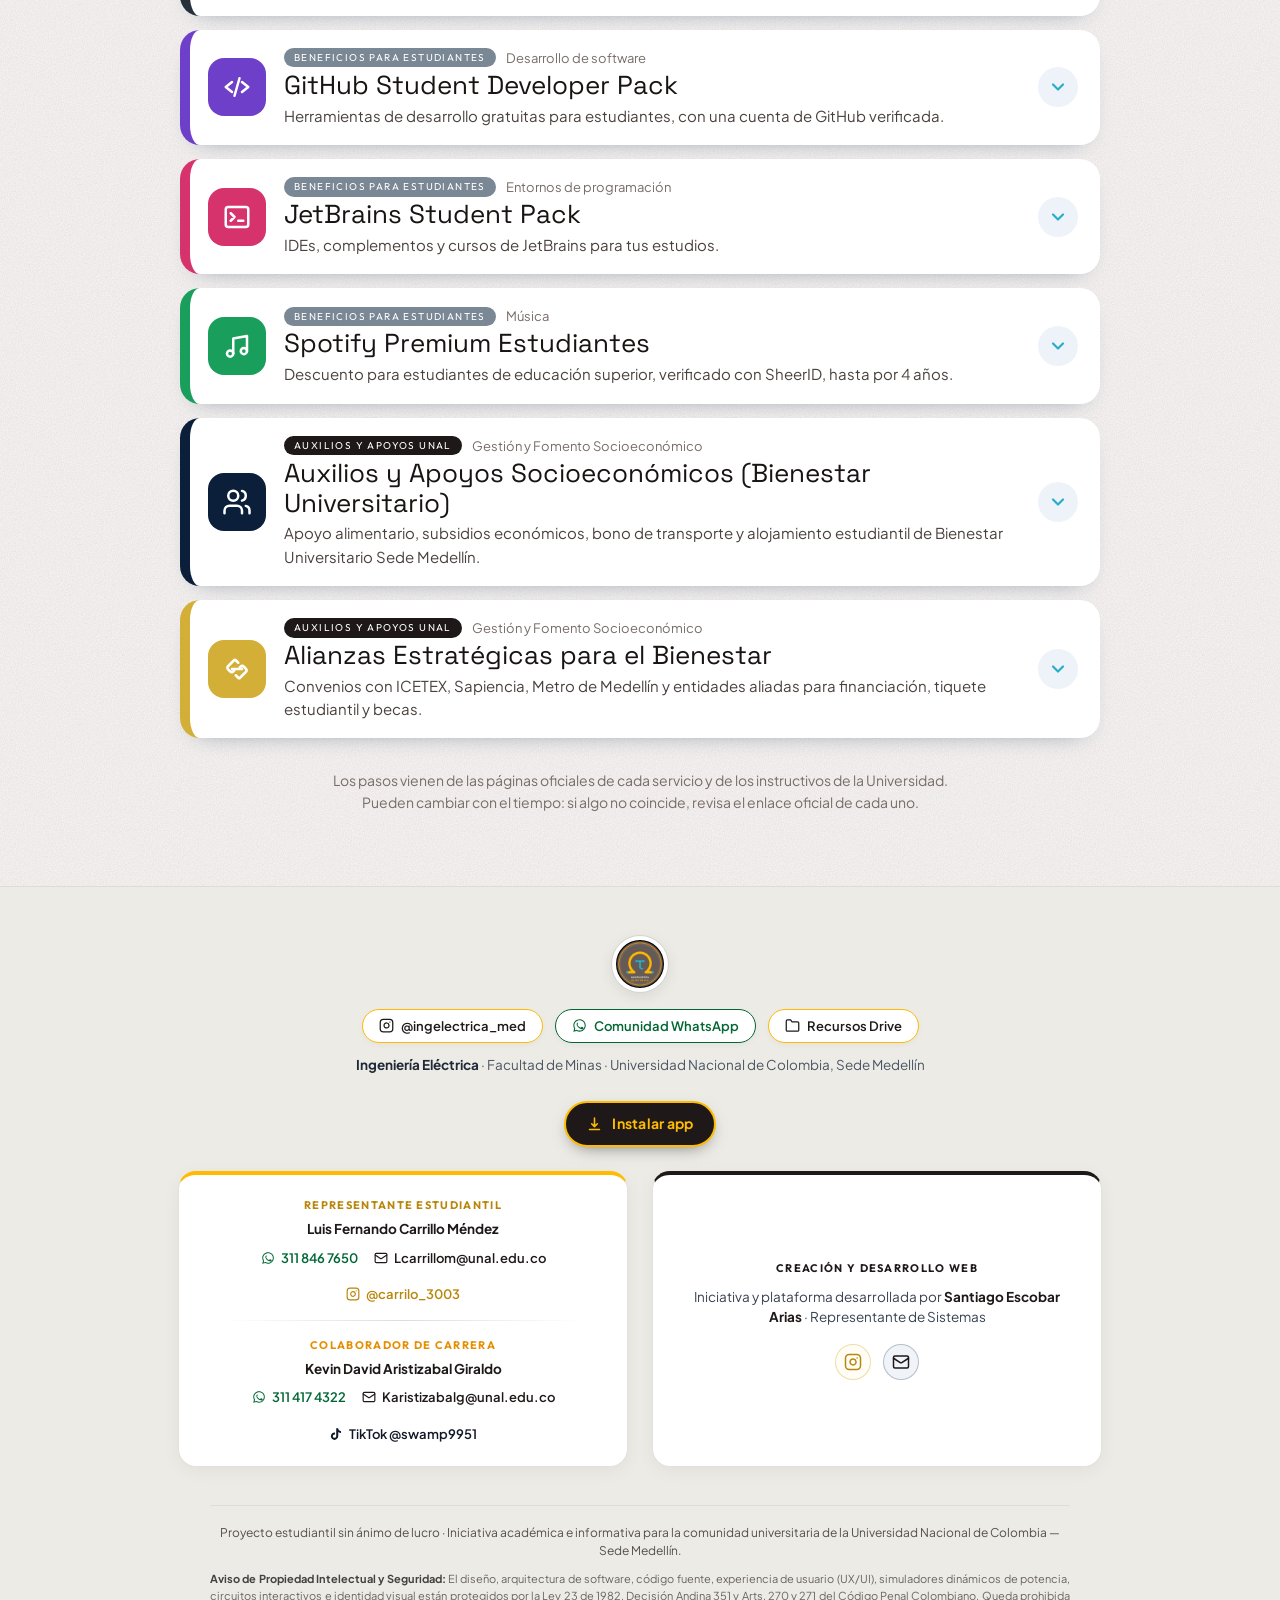
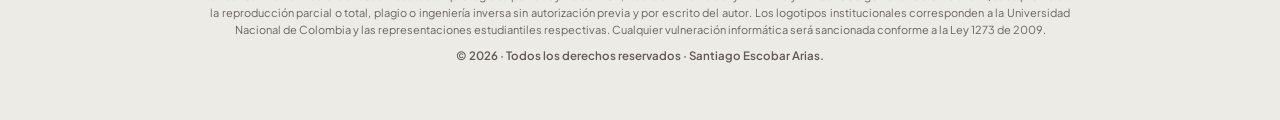
<file: convenios.html>
<!--
  ==========================================================================
  PORTAL DIGITAL OFICIAL · INGENIERÍA ELÉCTRICA
  UNIVERSIDAD NACIONAL DE COLOMBIA · FACULTAD DE MINAS (SEDE MEDELLÍN)

  Diseño, arquitectura de software y desarrollo realizado por:
  SANTIAGO ESCOBAR ARIAS
  Representante Estudiantil de Ingeniería de Sistemas
  Contacto: saescobara@unal.edu.co | Instagram: @s_escobar__

  © 2026 Santiago Escobar Arias. Todos los derechos reservados.
  Obra protegida por la Ley 23 de 1982 (Colombia) y la Decisión 351 (CAN).
  Queda prohibida su clonación, plagio o remoción de créditos de autoría.
  ==========================================================================
-->
<!doctype html>
<html lang="es">
<head>
  <!-- METADATOS DE AUTORÍA Y PROPIEDAD INTELECTUAL -->
  <meta name="author" content="Santiago Escobar Arias · Representante Estudiantil de Ingeniería de Sistemas">
  <meta name="creator" content="Santiago Escobar Arias">
  <meta name="publisher" content="Santiago Escobar Arias · Facultad de Minas, UNAL Medellín">
  <meta name="copyright" content="© 2026 Santiago Escobar Arias. Todos los derechos reservados.">
  <meta property="article:author" content="Santiago Escobar Arias">
  <meta property="og:site_name" content="Ingeniería Eléctrica · UNAL Medellín">
  <script type="application/ld+json">
  {
    "@context": "https://schema.org",
    "@type": "WebApplication",
    "name": "Portal Ingeniería Eléctrica - UNAL Medellín",
    "author": {
      "@type": "Person",
      "name": "Santiago Escobar Arias",
      "jobTitle": "Representante Estudiantil de Ingeniería de Sistemas",
      "email": "saescobara@unal.edu.co",
      "affiliation": {
        "@type": "EducationalOrganization",
        "name": "Universidad Nacional de Colombia · Facultad de Minas"
      }
    },
    "copyrightHolder": {
      "@type": "Person",
      "name": "Santiago Escobar Arias"
    },
    "copyrightYear": "2026"
  }
  </script>

  <meta charset="utf-8">
  <meta name="viewport" content="width=device-width, initial-scale=1">
  <title>Convenios y Beneficios · Ingeniería Eléctrica UNAL Medellín</title>
  <meta name="description" content="Convenios de la Universidad Nacional (Coursera, MATLAB, Microsoft 365, Autodesk) y beneficios para estudiantes de Ingeniería Eléctrica: quién puede usarlos y cómo activarlos paso a paso.">
  <link rel="icon" type="image/png" href="img/favicon.png">
  <link rel="manifest" href="manifest.webmanifest">
  <meta name="theme-color" content="#1E1918">
  <link rel="apple-touch-icon" href="img/app/apple-touch-icon.png">
  <meta name="apple-mobile-web-app-capable" content="yes">
  <meta name="apple-mobile-web-app-title" content="Eléctrica UNAL">
  <link rel="preconnect" href="https://fonts.googleapis.com">
  <link rel="preconnect" href="https://fonts.gstatic.com" crossorigin>
  <link rel="stylesheet" href="https://fonts.googleapis.com/css2?family=Graduate&family=Alfa+Slab+One&family=Space+Grotesk:wght@500;600;700&family=Outfit:wght@400;500;600;700;800;900&family=Plus+Jakarta+Sans:ital,wght@0,400;0,500;0,600;0,700;0,800;1,400;1,600&family=JetBrains+Mono:wght@500;700&display=swap">
  <link rel="stylesheet" href="css/base.css">
  <link rel="stylesheet" href="css/convenios.css">
  <link rel="stylesheet" href="css/sofia.css">
  <script src="js/sofia.js" defer></script>
</head>
<body data-pagina="convenios">

  <div id="barra"></div>

  <!-- PORTADA -->
  <section class="portada portada--corta foto foto--panoramica">
    <div class="contenedor portada__contenido">
      <div class="portada__logo-wrap">
        <img class="portada__logo" src="img/logo-electrica.png" alt="Logo de Ingeniería Eléctrica · Facultad de Minas" width="115" height="115">
      </div>
      <p class="portada__lugar">Herramientas para tu carrera · UNAL Sede Medellín</p>
      <h1 class="portada__titulo">
        <span class="portada__antetitulo">Nuestros</span>
        <span class="letras-varsity" data-texto="Convenios">Convenios</span>
      </h1>
      <p class="portada__texto">Cursos, software y servicios que puedes activar con tu correo institucional. Abre cada uno para ver quién puede usarlo y cómo activarlo, paso a paso.</p>
    </div>
  </section>

  <main>
    <section class="seccion convenios" aria-labelledby="convenios-titulo">
      <div class="contenedor convenios__contenedor">
        <div class="seccion-titulo">
          <p class="seccion-titulo__antetitulo">Elige y activa</p>
          <h2 id="convenios-titulo">¿Qué quieres activar?</h2>
        </div>

        <div class="filtros" id="filtros" role="group" aria-label="Filtrar por tipo"></div>
        <p class="filtros__nota" id="filtros-nota" aria-live="polite"></p>

        <ul class="lista" id="lista"><li class="cargando">Cargando convenios…</li></ul>

        <p class="convenios__aviso">Los pasos vienen de las páginas oficiales de cada servicio y de los instructivos de la Universidad. Pueden cambiar con el tiempo: si algo no coincide, revisa el enlace oficial de cada uno.</p>
      </div>
    </section>
  </main>

  <div id="pie"></div>

  <script src="js/comun.js"></script>
  <script src="js/instalar.js"></script>
  <script src="js/convenios.js"></script>
</body>
</html>
</file>
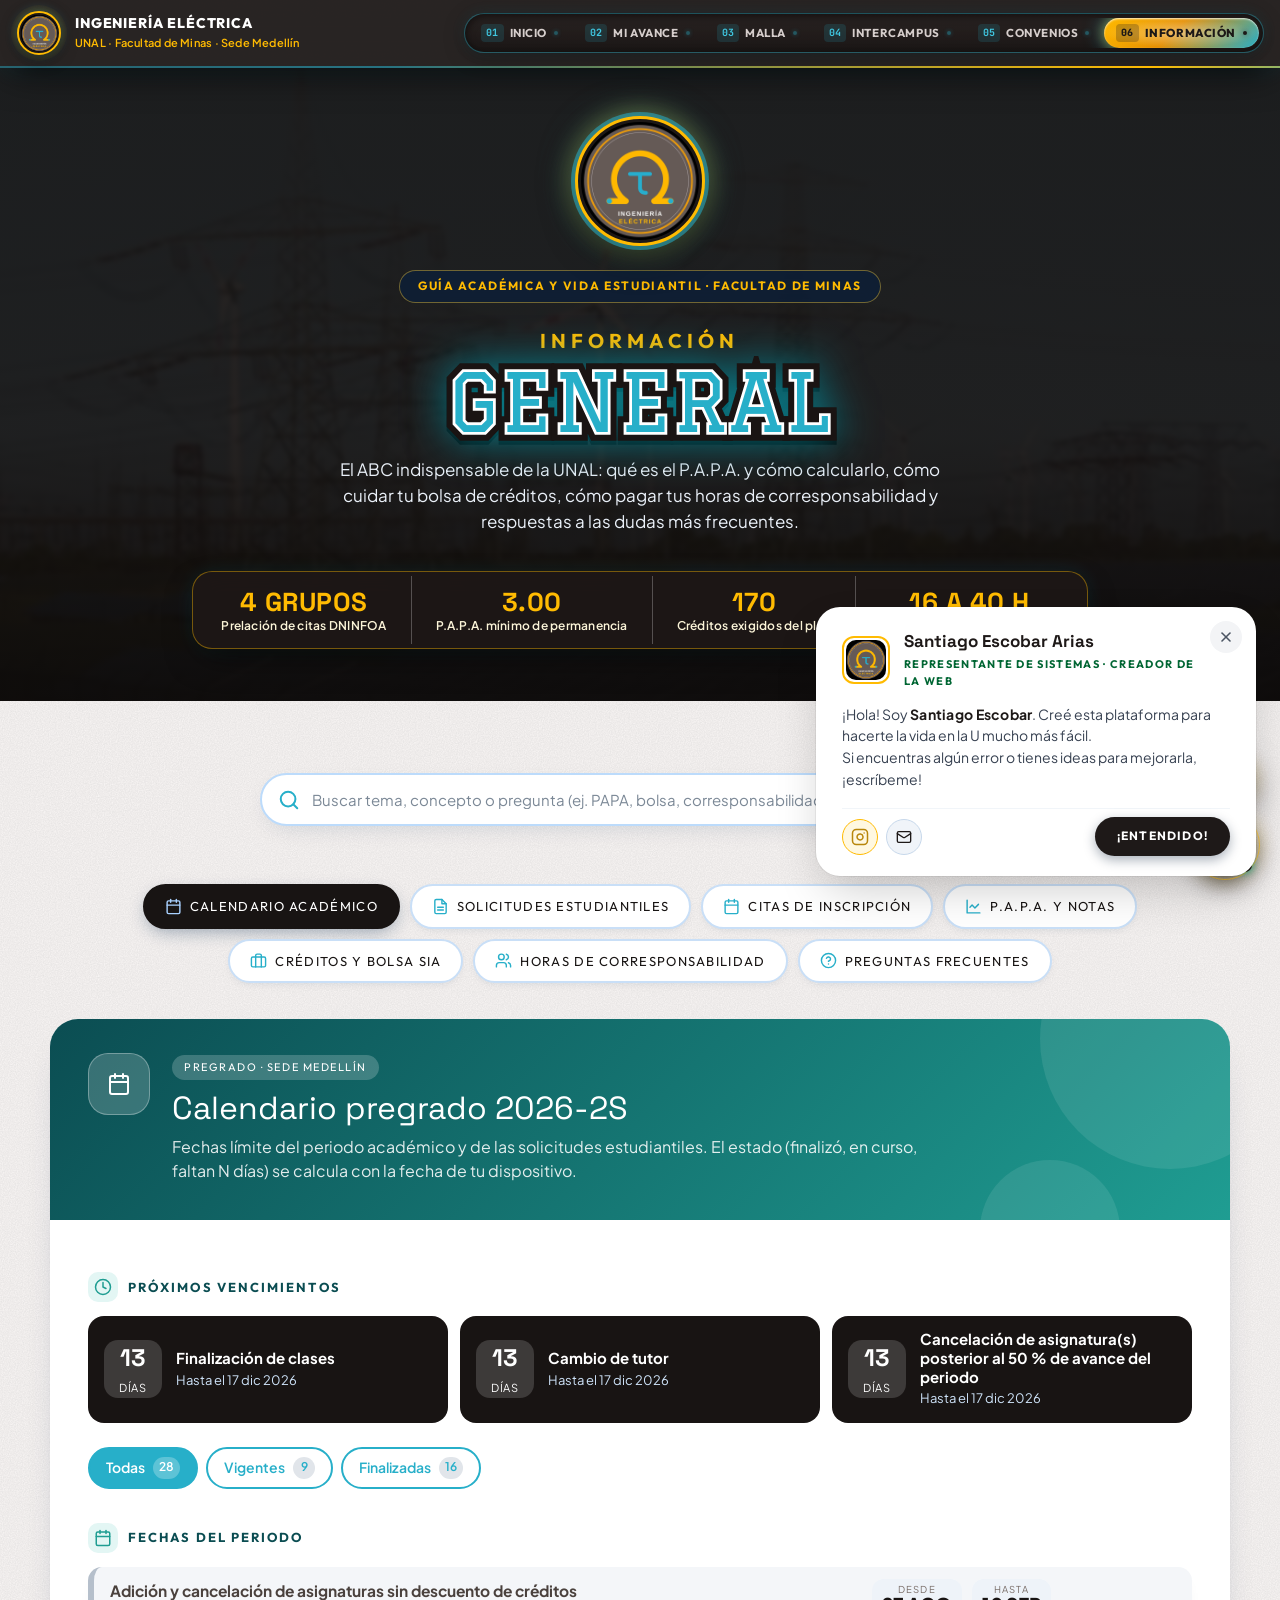
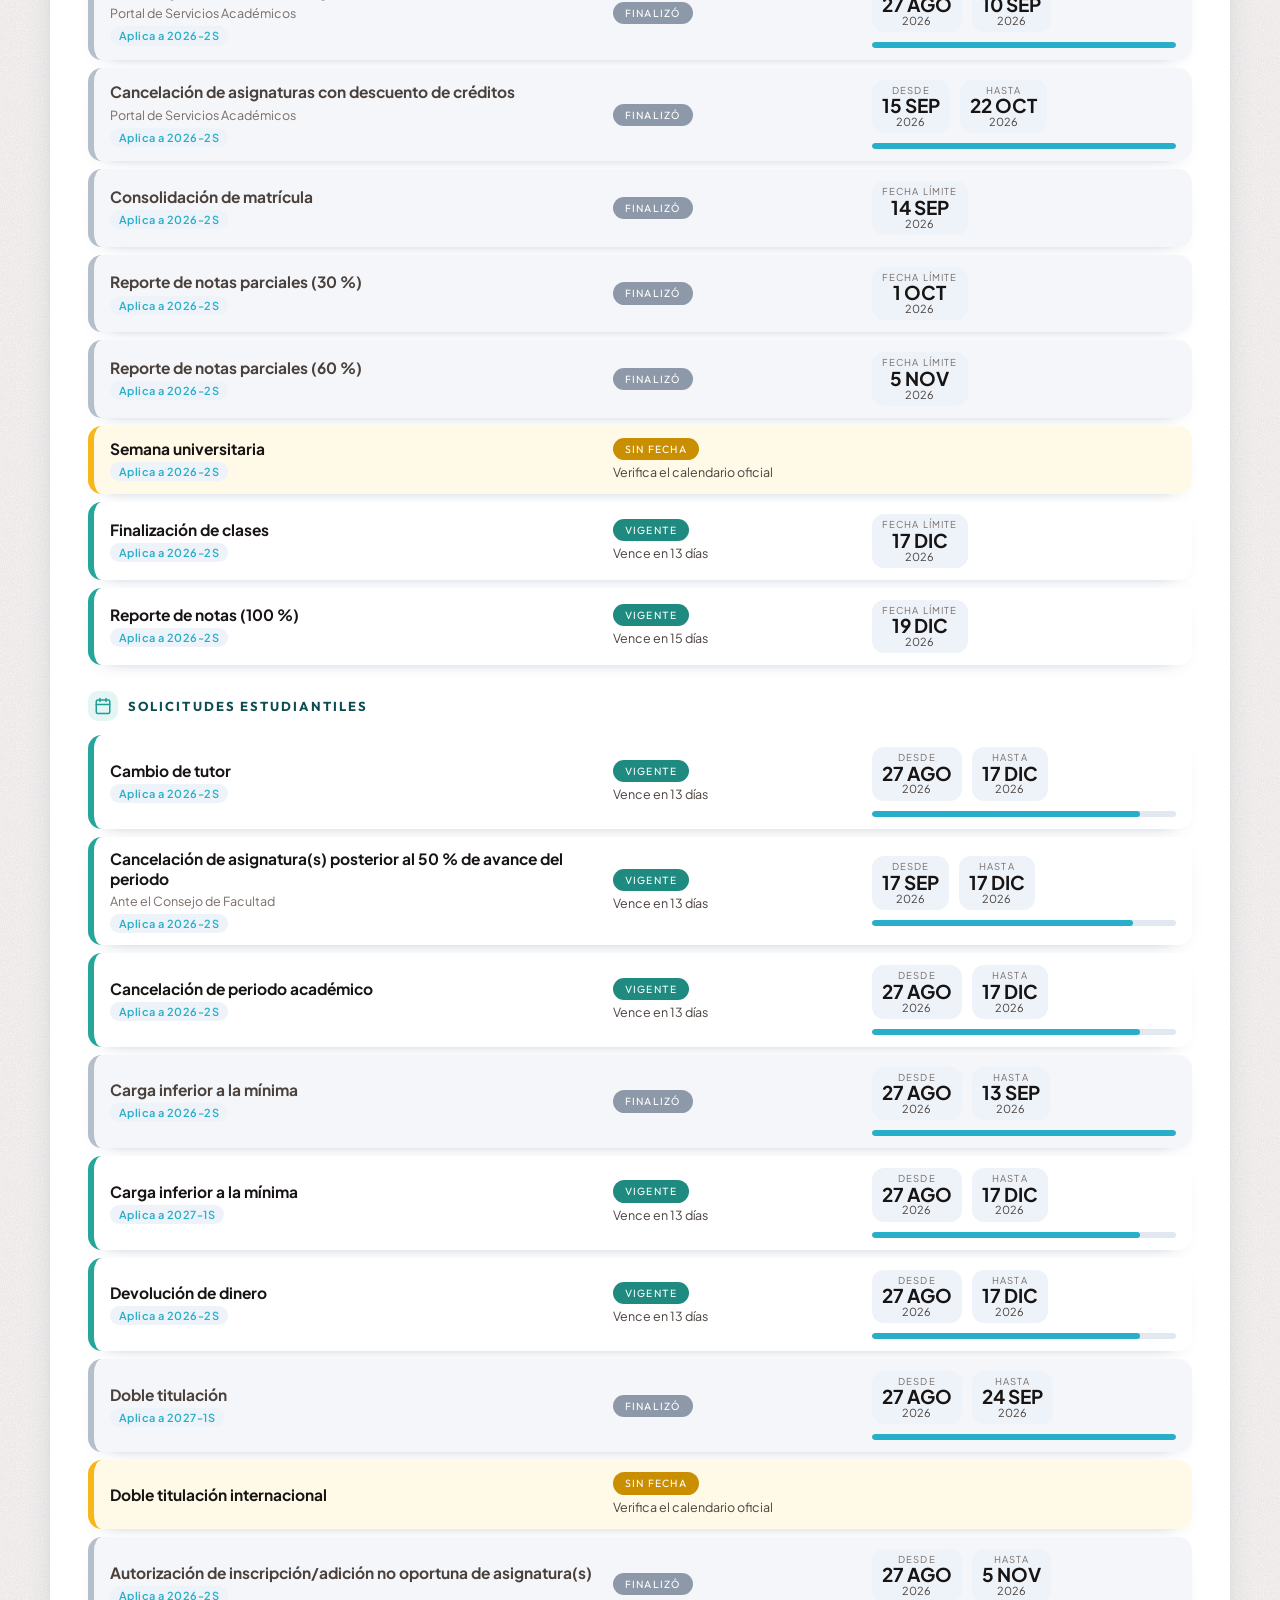
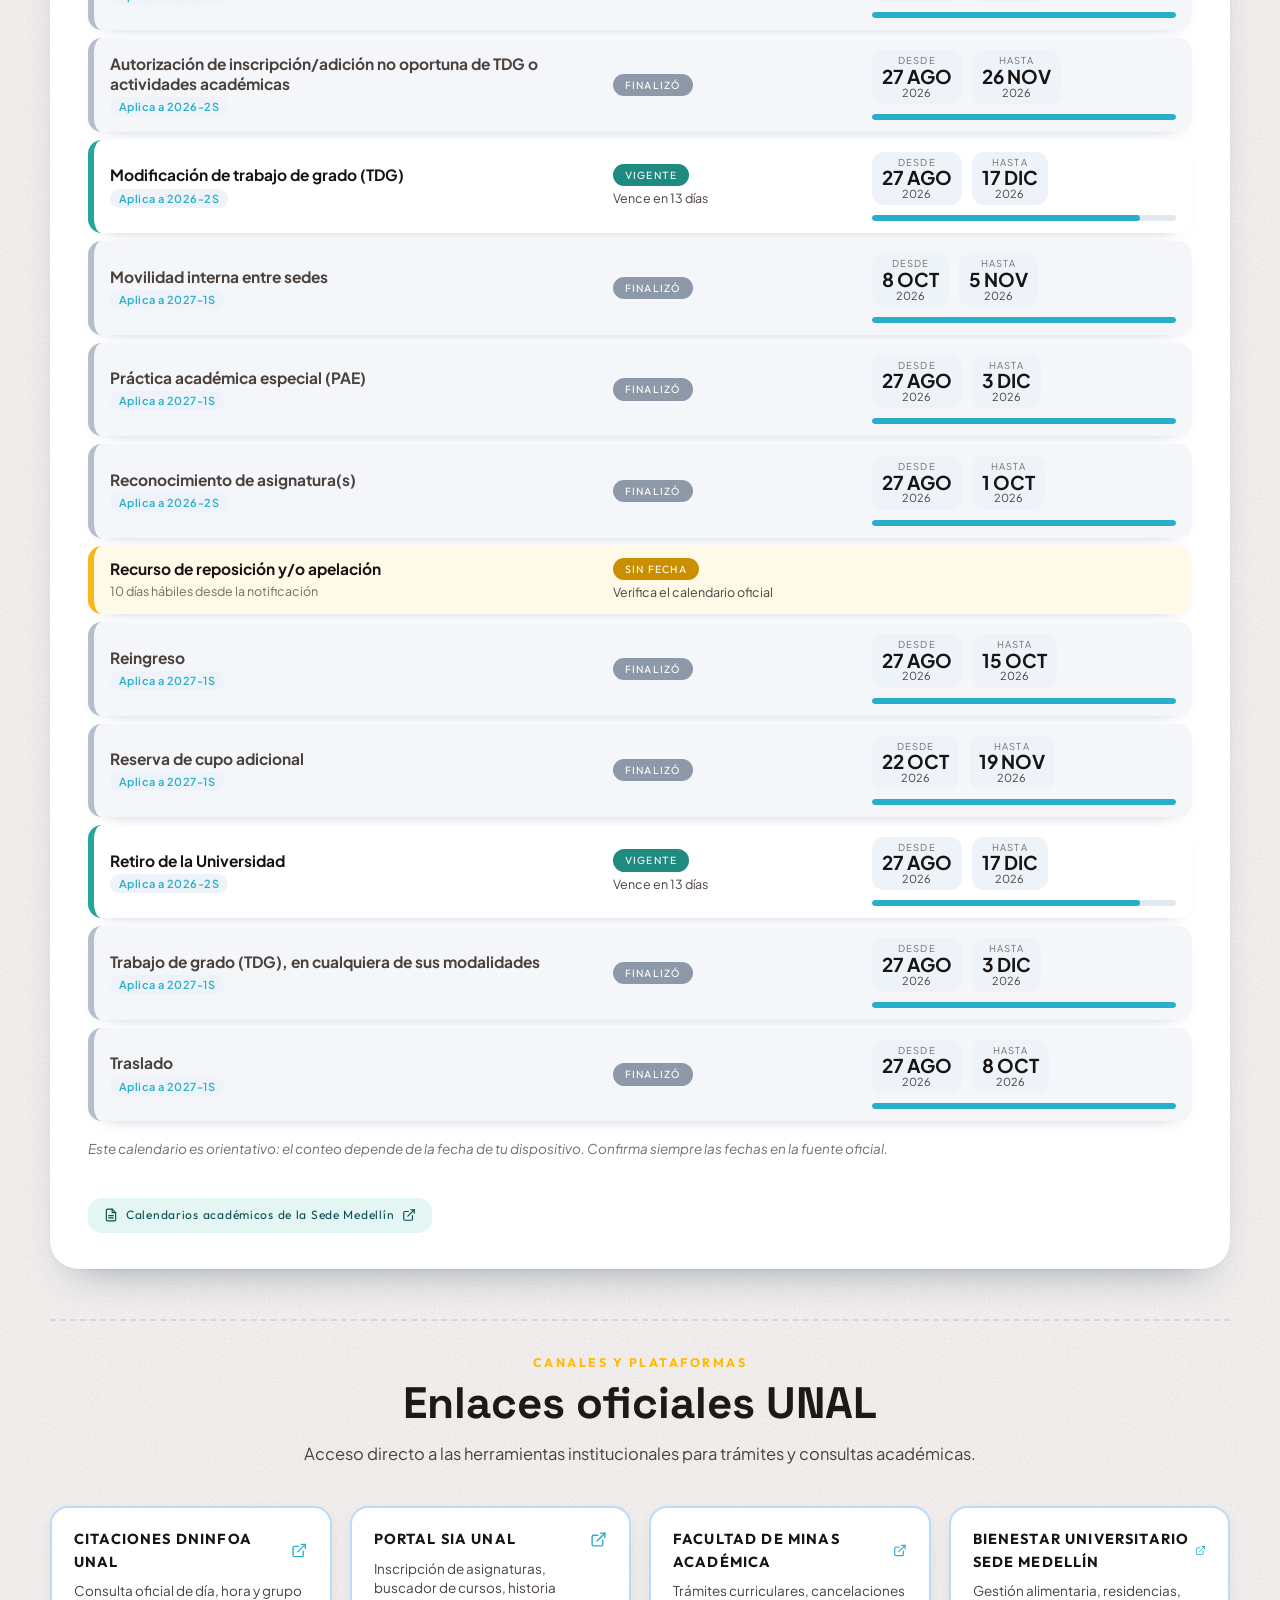
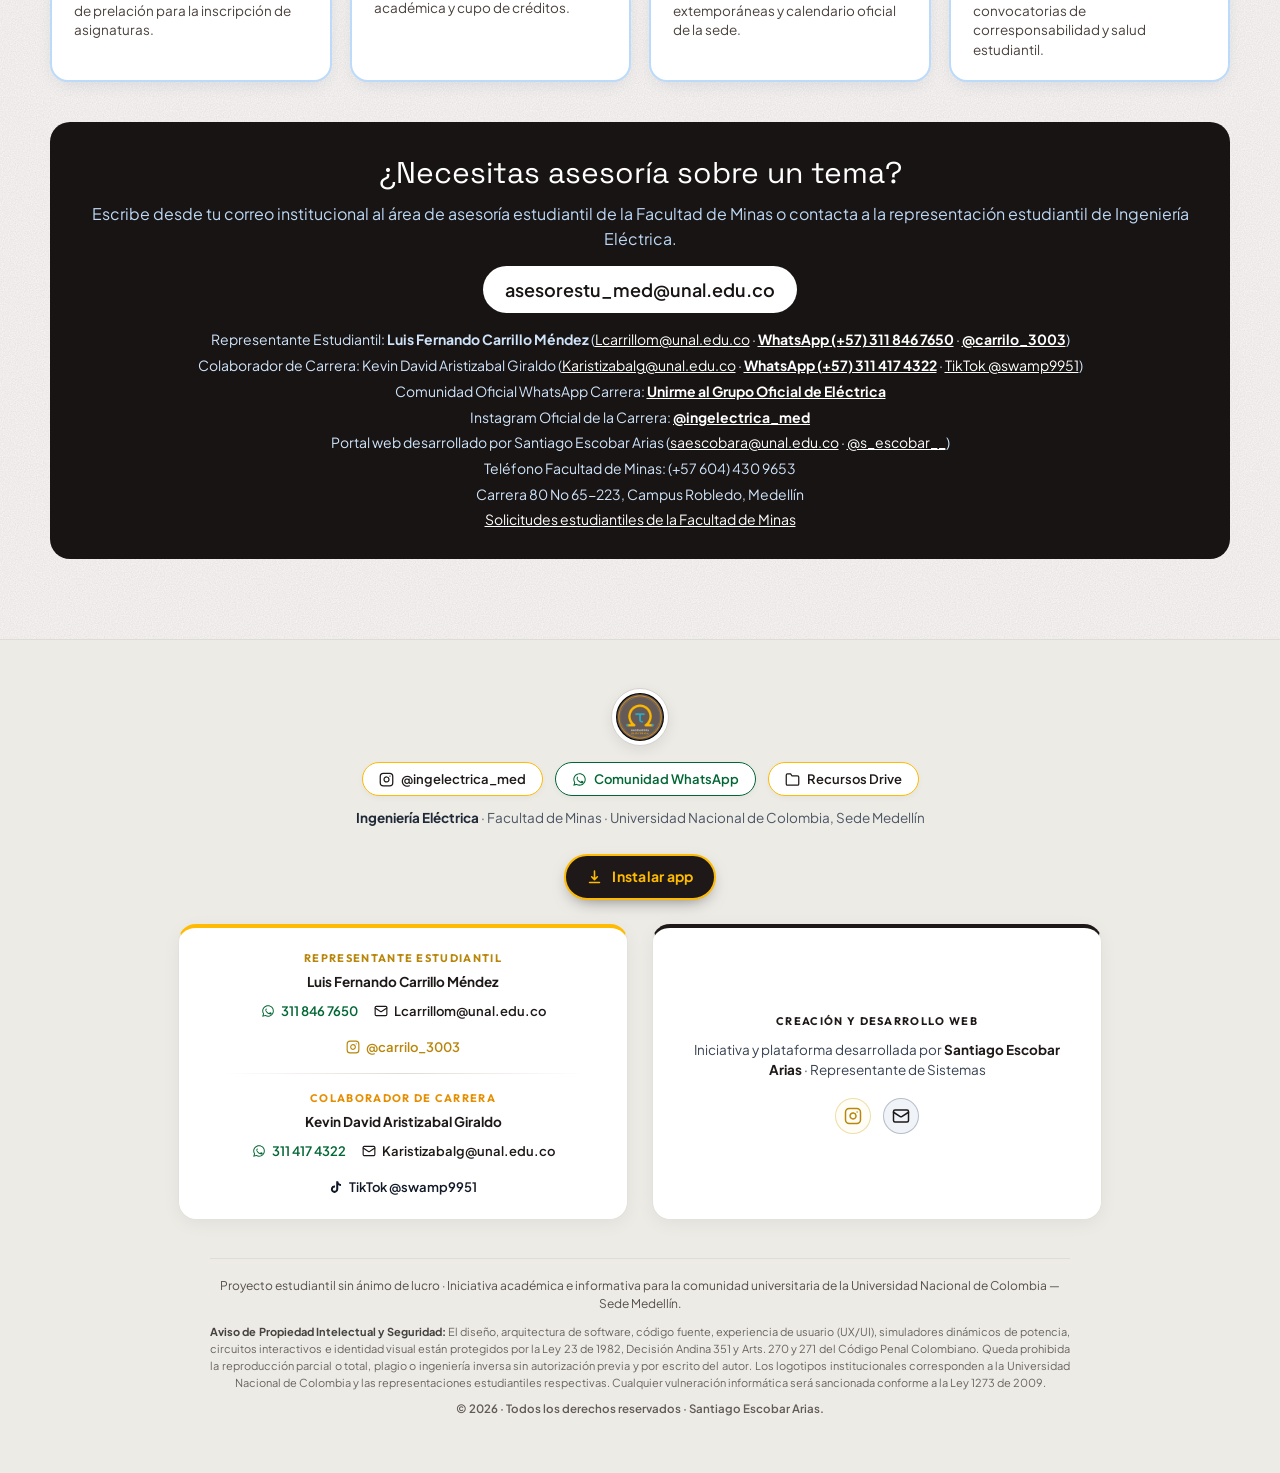
<file: info.html>
<!--
  ==========================================================================
  PORTAL DIGITAL OFICIAL · INGENIERÍA ELÉCTRICA
  UNIVERSIDAD NACIONAL DE COLOMBIA · FACULTAD DE MINAS (SEDE MEDELLÍN)

  Diseño, arquitectura de software y desarrollo realizado por:
  SANTIAGO ESCOBAR ARIAS
  Representante Estudiantil de Ingeniería de Sistemas
  Contacto: saescobara@unal.edu.co | Instagram: @s_escobar__

  © 2026 Santiago Escobar Arias. Todos los derechos reservados.
  Obra protegida por la Ley 23 de 1982 (Colombia) y la Decisión 351 (CAN).
  Queda prohibida su clonación, plagio o remoción de créditos de autoría.
  ==========================================================================
-->
<!doctype html>
<html lang="es">
<head>
  <!-- METADATOS DE AUTORÍA Y PROPIEDAD INTELECTUAL -->
  <meta name="author" content="Santiago Escobar Arias · Representante Estudiantil de Ingeniería de Sistemas">
  <meta name="creator" content="Santiago Escobar Arias">
  <meta name="publisher" content="Santiago Escobar Arias · Facultad de Minas, UNAL Medellín">
  <meta name="copyright" content="© 2026 Santiago Escobar Arias. Todos los derechos reservados.">
  <meta property="article:author" content="Santiago Escobar Arias">
  <meta property="og:site_name" content="Ingeniería Eléctrica · UNAL Medellín">
  <script type="application/ld+json">
  {
    "@context": "https://schema.org",
    "@type": "WebApplication",
    "name": "Portal Ingeniería Eléctrica - UNAL Medellín",
    "author": {
      "@type": "Person",
      "name": "Santiago Escobar Arias",
      "jobTitle": "Representante Estudiantil de Ingeniería de Sistemas",
      "email": "saescobara@unal.edu.co",
      "affiliation": {
        "@type": "EducationalOrganization",
        "name": "Universidad Nacional de Colombia · Facultad de Minas"
      }
    },
    "copyrightHolder": {
      "@type": "Person",
      "name": "Santiago Escobar Arias"
    },
    "copyrightYear": "2026"
  }
  </script>

  <meta charset="utf-8">
  <meta name="viewport" content="width=device-width, initial-scale=1">
  <title>Información General y Guía Estudiantil · Ingeniería Eléctrica UNAL Medellín</title>
  <meta name="description" content="Guía académica esencial para estudiantes de Ingeniería Eléctrica (Facultad de Minas, UNAL Medellín): P.A.P.A., bolsa de créditos (170+85), horas de corresponsabilidad, citas SIA, simulador y preguntas frecuentes.">
  <link rel="icon" type="image/png" href="img/favicon.png">
  <link rel="manifest" href="manifest.webmanifest">
  <meta name="theme-color" content="#1E1918">
  <link rel="apple-touch-icon" href="img/app/apple-touch-icon.png">
  <meta name="apple-mobile-web-app-capable" content="yes">
  <meta name="apple-mobile-web-app-title" content="Eléctrica UNAL">
  <link rel="preconnect" href="https://fonts.googleapis.com">
  <link rel="preconnect" href="https://fonts.gstatic.com" crossorigin>
  <link rel="stylesheet" href="https://fonts.googleapis.com/css2?family=Graduate&family=Alfa+Slab+One&family=Space+Grotesk:wght@500;600;700&family=Outfit:wght@400;500;600;700;800;900&family=Plus+Jakarta+Sans:ital,wght@0,400;0,500;0,600;0,700;0,800;1,400;1,600&family=JetBrains+Mono:wght@500;700&display=swap">
  <link rel="stylesheet" href="css/base.css">
  <link rel="stylesheet" href="css/info.css">
  <link rel="stylesheet" href="css/sofia.css">
  <script src="js/sofia.js" defer></script>
</head>
<body data-pagina="info">

  <div id="barra"></div>

  <!-- PORTADA -->
  <section class="portada portada--corta foto foto--panoramica">
    <div class="contenedor portada__contenido">
      <div class="portada__logo-wrap">
        <img class="portada__logo" src="img/logo-electrica.png" alt="Logo de Ingeniería Eléctrica · Facultad de Minas" width="115" height="115">
      </div>
      <p class="portada__lugar">Guía Académica y Vida Estudiantil · Facultad de Minas</p>
      <h1 class="portada__titulo">
        <span class="portada__antetitulo">Información</span>
        <span class="letras-varsity" data-texto="General">General</span>
      </h1>
      <p class="portada__texto">El ABC indispensable de la UNAL: qué es el P.A.P.A. y cómo calcularlo, cómo cuidar tu bolsa de créditos, cómo pagar tus horas de corresponsabilidad y respuestas a las dudas más frecuentes.</p>
      <ul class="portada__cifras" id="info-cifras" aria-label="Cifras clave del estudiante UNAL"></ul>
    </div>
  </section>

  <main>
    <section class="seccion info" aria-label="Módulo de Información General">
      <div class="contenedor">

        <!-- BUSCADOR PRINCIPAL Y FILTRO RÁPIDO -->
        <div class="info-buscador-wrap">
          <div class="info-buscador">
            <svg class="info-buscador__icono" viewBox="0 0 24 24" fill="none" stroke="currentColor" stroke-width="2.2" stroke-linecap="round" stroke-linejoin="round" aria-hidden="true"><circle cx="11" cy="11" r="8"/><line x1="21" y1="21" x2="16.65" y2="16.65"/></svg>
            <input type="search" id="input-busqueda" class="info-buscador__input" placeholder="Buscar tema, concepto o pregunta (ej. PAPA, bolsa, corresponsabilidad, 3.0, SIA, cancelar)..." aria-label="Buscar en la guía estudiantil" autocomplete="off">
            <button type="button" id="btn-limpiar-busqueda" class="info-buscador__limpiar" aria-label="Limpiar búsqueda" hidden>
              <svg viewBox="0 0 24 24" fill="none" stroke="currentColor" stroke-width="2" stroke-linecap="round" stroke-linejoin="round" aria-hidden="true"><line x1="18" y1="6" x2="6" y2="18"/><line x1="6" y1="6" x2="18" y2="18"/></svg>
            </button>
          </div>
          <div id="resultado-conteo" class="info-buscador__conteo" aria-live="polite"></div>
        </div>

        <!-- SELECTOR DE CATEGORÍAS (TABS) -->
        <nav class="info-tabs" aria-label="Categorías de información">
          <ul id="contenedor-tabs" class="info-tabs__lista"></ul>
        </nav>

        <!-- CONTENIDO DINÁMICO PRINCIPAL -->
        <div id="info-contenido" class="info-contenido">
          <p class="cargando">Cargando información general…</p>
        </div>

        <!-- SECCIÓN DE ENLACES OFICIALES -->
        <div class="info-enlaces-seccion" id="info-enlaces-seccion">
          <div class="seccion-titulo">
            <p class="seccion-titulo__antetitulo">Canales y Plataformas</p>
            <h2>Enlaces oficiales UNAL</h2>
            <p class="seccion-titulo__intro">Acceso directo a las herramientas institucionales para trámites y consultas académicas.</p>
          </div>
          <div id="contenedor-enlaces" class="info-enlaces-rejilla"></div>
        </div>

        <!-- ASESORÍA -->
        <aside class="info-asesoria" id="info-asesoria" aria-label="Asesoría estudiantil"></aside>

      </div>
    </section>
  </main>

  <div id="pie"></div>

  <script src="js/comun.js"></script>
  <script src="js/instalar.js"></script>
  <script src="js/info.js"></script>
</body>
</html>
</file>
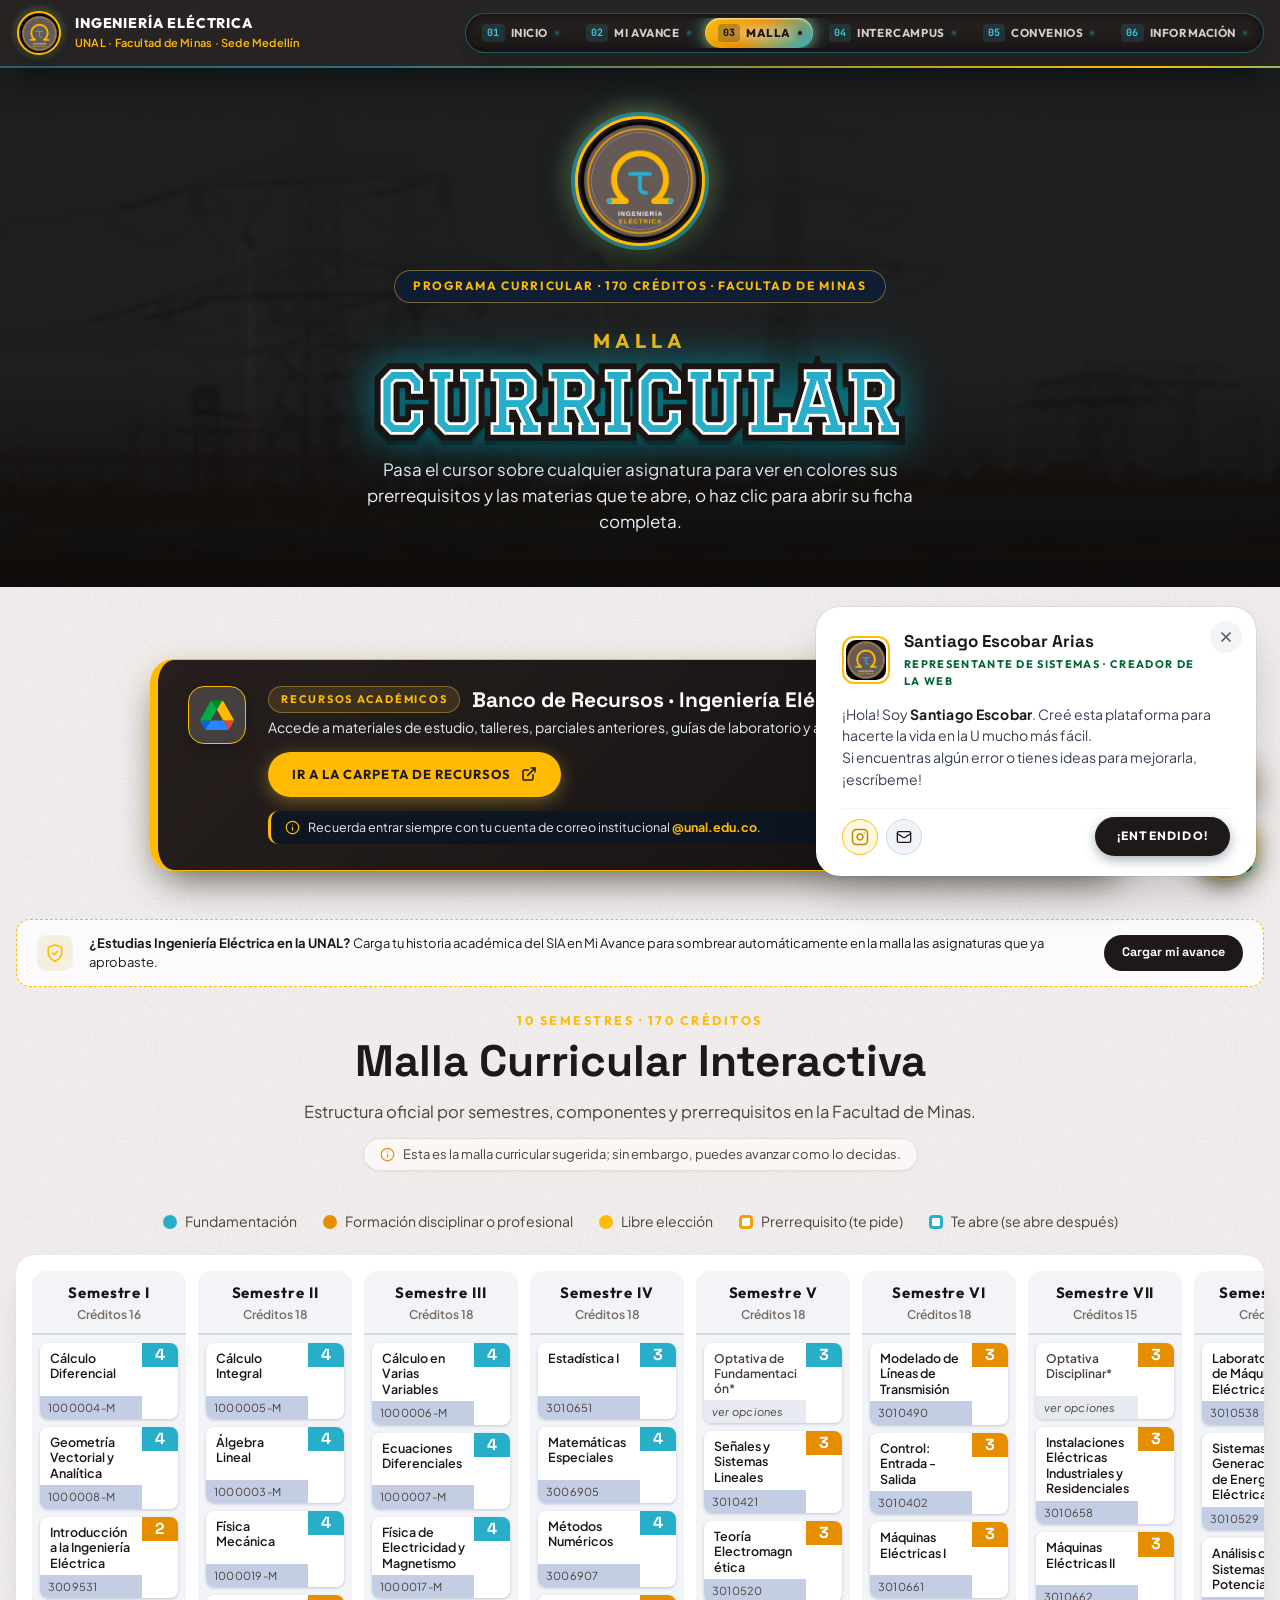
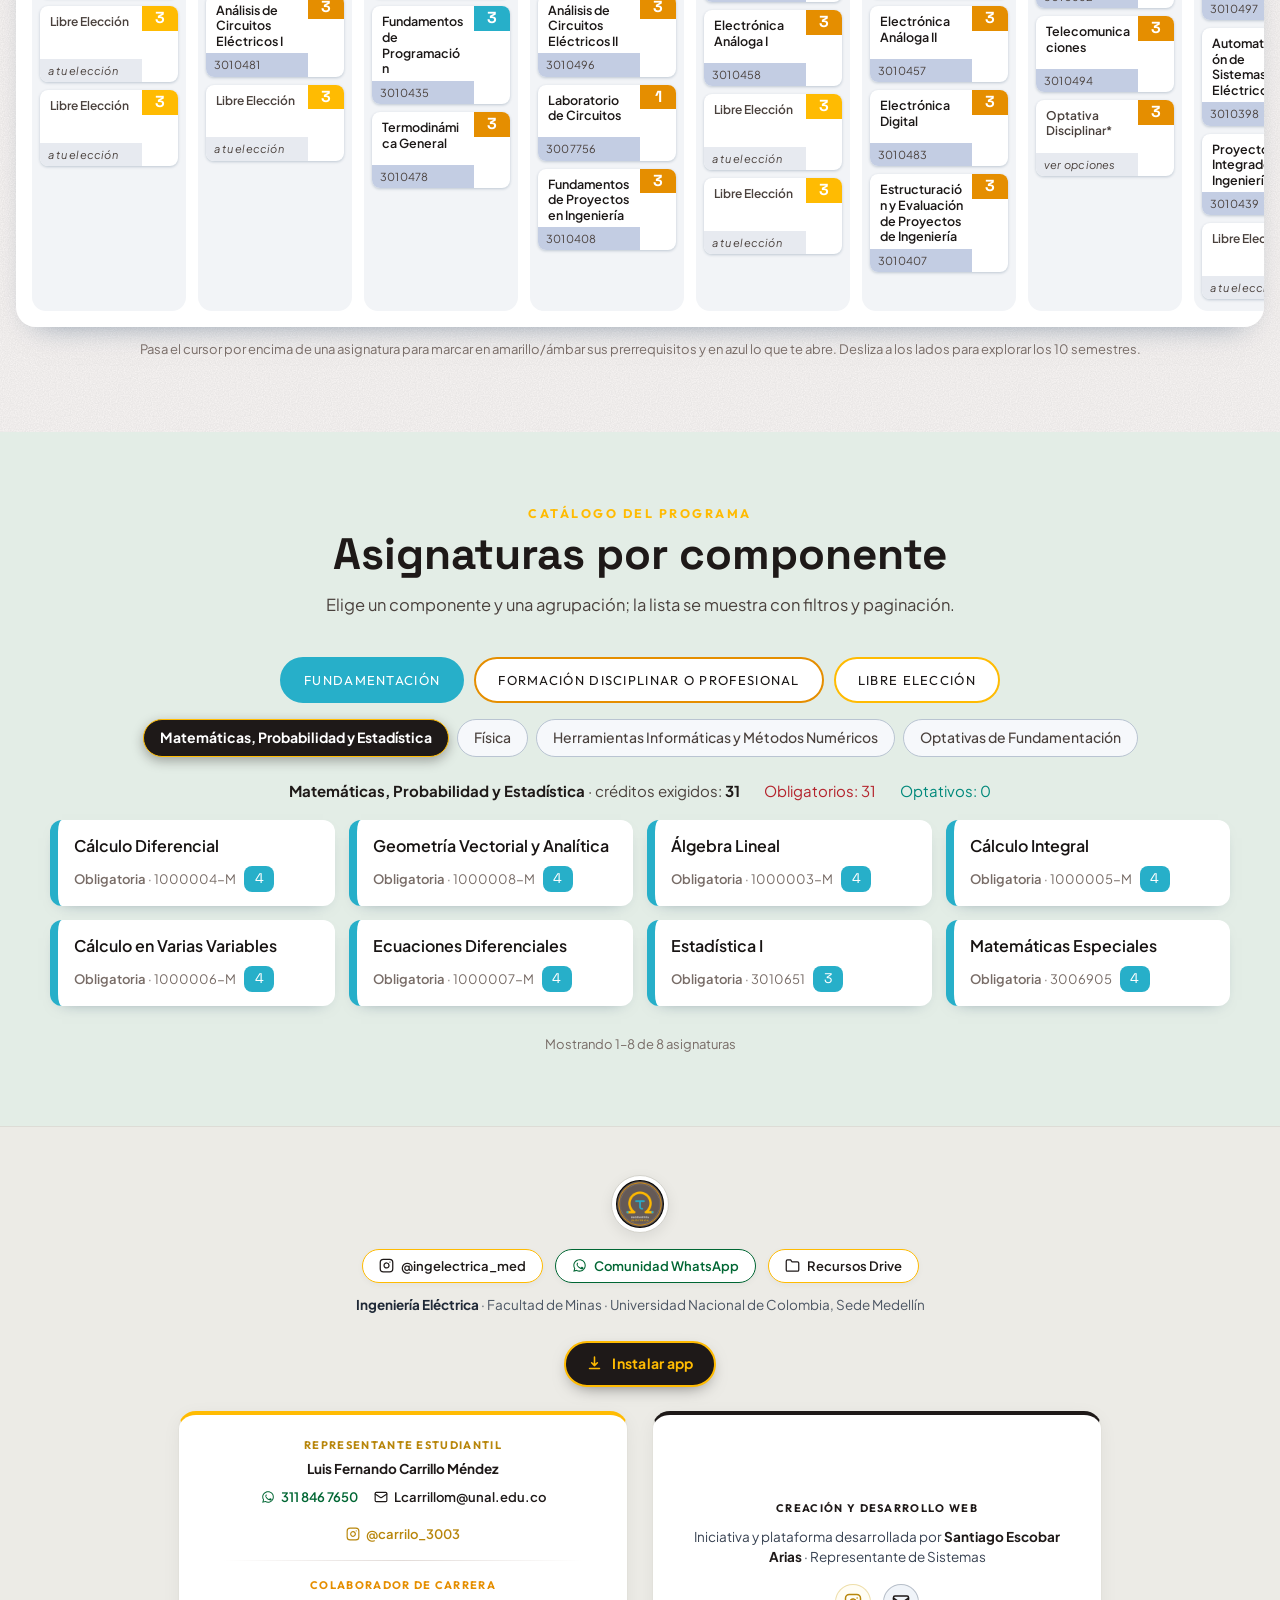
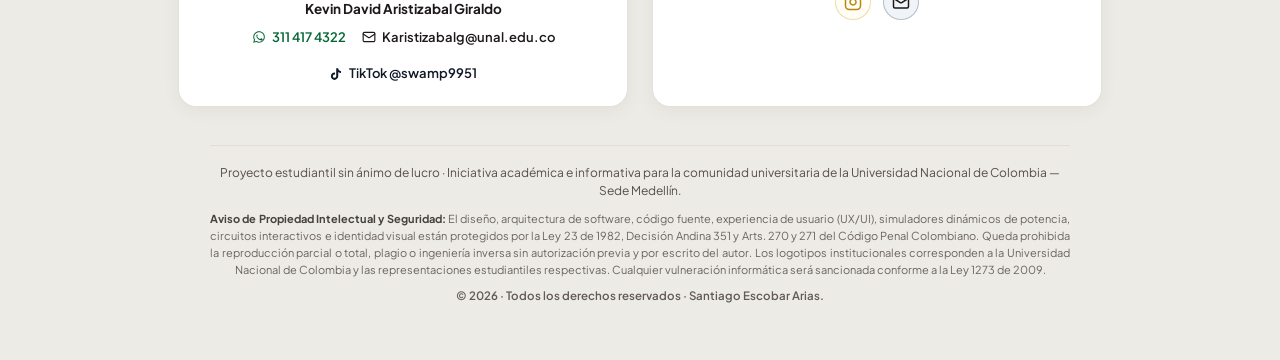
<file: malla.html>
<!--
  ==========================================================================
  PORTAL DIGITAL OFICIAL · INGENIERÍA ELÉCTRICA
  UNIVERSIDAD NACIONAL DE COLOMBIA · FACULTAD DE MINAS (SEDE MEDELLÍN)

  Diseño, arquitectura de software y desarrollo realizado por:
  SANTIAGO ESCOBAR ARIAS
  Representante Estudiantil de Ingeniería de Sistemas
  Contacto: saescobara@unal.edu.co | Instagram: @s_escobar__

  © 2026 Santiago Escobar Arias. Todos los derechos reservados.
  Obra protegida por la Ley 23 de 1982 (Colombia) y la Decisión 351 (CAN).
  Queda prohibida su clonación, plagio o remoción de créditos de autoría.
  ==========================================================================
-->
<!doctype html>
<html lang="es">
<head>
  <!-- METADATOS DE AUTORÍA Y PROPIEDAD INTELECTUAL -->
  <meta name="author" content="Santiago Escobar Arias · Representante Estudiantil de Ingeniería de Sistemas">
  <meta name="creator" content="Santiago Escobar Arias">
  <meta name="publisher" content="Santiago Escobar Arias · Facultad de Minas, UNAL Medellín">
  <meta name="copyright" content="© 2026 Santiago Escobar Arias. Todos los derechos reservados.">
  <meta property="article:author" content="Santiago Escobar Arias">
  <meta property="og:site_name" content="Ingeniería Eléctrica · UNAL Medellín">
  <script type="application/ld+json">
  {
    "@context": "https://schema.org",
    "@type": "WebApplication",
    "name": "Portal Ingeniería Eléctrica - UNAL Medellín",
    "author": {
      "@type": "Person",
      "name": "Santiago Escobar Arias",
      "jobTitle": "Representante Estudiantil de Ingeniería de Sistemas",
      "email": "saescobara@unal.edu.co",
      "affiliation": {
        "@type": "EducationalOrganization",
        "name": "Universidad Nacional de Colombia · Facultad de Minas"
      }
    },
    "copyrightHolder": {
      "@type": "Person",
      "name": "Santiago Escobar Arias"
    },
    "copyrightYear": "2026"
  }
  </script>

  <meta charset="utf-8">
  <meta name="viewport" content="width=device-width, initial-scale=1">
  <title>Malla Curricular · Ingeniería Eléctrica UNAL Medellín</title>
  <meta name="description" content="Malla curricular interactiva de Ingeniería Eléctrica (Facultad de Minas, UNAL Sede Medellín): prerrequisitos interactivos, 170 créditos, agrupaciones y componentes de cada asignatura.">
  <link rel="icon" type="image/png" href="img/favicon.png">
  <link rel="manifest" href="manifest.webmanifest">
  <meta name="theme-color" content="#1E1918">
  <link rel="apple-touch-icon" href="img/app/apple-touch-icon.png">
  <meta name="apple-mobile-web-app-capable" content="yes">
  <meta name="apple-mobile-web-app-title" content="Eléctrica UNAL">
  <link rel="preconnect" href="https://fonts.googleapis.com">
  <link rel="preconnect" href="https://fonts.gstatic.com" crossorigin>
  <link rel="stylesheet" href="https://fonts.googleapis.com/css2?family=Graduate&family=Alfa+Slab+One&family=Space+Grotesk:wght@500;600;700&family=Outfit:wght@400;500;600;700;800;900&family=Plus+Jakarta+Sans:ital,wght@0,400;0,500;0,600;0,700;0,800;1,400;1,600&family=JetBrains+Mono:wght@500;700&display=swap">
  <link rel="stylesheet" href="css/base.css">
  <link rel="stylesheet" href="css/malla.css">
  <link rel="stylesheet" href="css/sofia.css">
  <script src="js/sofia.js" defer></script>
</head>
<body data-pagina="malla">

  <div id="barra"></div>

  <!-- PORTADA -->
  <section class="portada portada--corta foto foto--panoramica">
    <div class="contenedor portada__contenido">
      <div class="portada__logo-wrap">
        <img class="portada__logo" src="img/logo-electrica.png" alt="Logo de Ingeniería Eléctrica · Facultad de Minas" width="115" height="115">
      </div>
      <p class="portada__lugar">Programa curricular · 170 Créditos · Facultad de Minas</p>
      <h1 class="portada__titulo">
        <span class="portada__antetitulo">Malla</span>
        <span class="letras-varsity" data-texto="Curricular">Curricular</span>
      </h1>
      <p class="portada__texto">Pasa el cursor sobre cualquier asignatura para ver en colores sus prerrequisitos y las materias que te abre, o haz clic para abrir su ficha completa.</p>
    </div>
  </section>

  <main>

    <!-- MALLA INTERACTIVA -->
    <section class="seccion malla" id="malla" aria-labelledby="malla-titulo">
      <div class="contenedor contenedor--ancho">

        <!-- APARTADO UNIDAD COMPARTIDA / DRIVE DE APOYO -->
        <aside class="malla-drive" aria-label="Recursos académicos y Banco de Materiales de Ingeniería Eléctrica">
          <div class="malla-drive__contenido">
            <div class="malla-drive__icono-wrap" aria-hidden="true">
              <svg class="malla-drive__logo" viewBox="0 0 87.3 78" width="34" height="30" aria-hidden="true">
                <path d="m6.6 66.85 3.85 6.65c.8 1.4 1.95 2.5 3.3 3.3l13.75-23.8H0c0 1.55.4 3.1 1.2 4.5z" fill="#0066da"/>
                <path d="M43.65 25 29.9 1.2c-1.35.8-2.5 1.9-3.3 3.3l-25.4 44C.4 50 0 51.55 0 53.1h27.5z" fill="#00ac47"/>
                <path d="M73.55 76.8c1.35-.8 2.5-1.9 3.3-3.3l1.6-2.75 7.65-13.25c.8-1.4 1.2-2.95 1.2-4.5H59.8l5.85 10.15z" fill="#ea4335"/>
                <path d="M43.65 25 57.4 1.2C56.05.4 54.5 0 52.9 0H34.4c-1.6 0-3.15.45-4.5 1.2z" fill="#00832d"/>
                <path d="M59.8 53.1H27.5L13.75 76.8c1.35.8 2.9 1.2 4.5 1.2h50.8c1.6 0 3.15-.45 4.5-1.2z" fill="#2684fc"/>
                <path d="M73.4 26.5l-12.7-22c-.8-1.4-1.95-2.5-3.3-3.3L43.65 25l16.15 28.1H87.3c0-1.55-.4-3.1-1.2-4.5z" fill="#ffba00"/>
              </svg>
            </div>

            <div class="malla-drive__cuerpo">
              <div class="malla-drive__texto">
                <div class="malla-drive__encabezado">
                  <span class="malla-drive__tag">Recursos Académicos</span>
                  <h3 class="malla-drive__titulo">Banco de Recursos · Ingeniería Eléctrica</h3>
                </div>
                <p class="malla-drive__desc">Accede a materiales de estudio, talleres, parciales anteriores, guías de laboratorio y apuntes de las materias de la carrera.</p>
              </div>

              <div class="malla-drive__fila-acciones">
                <a class="malla-drive__btn-principal" href="https://drive.google.com/drive/folders/1BQ-_F8mMHXpZc0_rKxFTF2u4Im9TVTYZ" target="_blank" rel="noopener noreferrer">
                  <span>Ir a la Carpeta de Recursos</span>
                  <svg viewBox="0 0 24 24" fill="none" stroke="currentColor" stroke-width="2.3" stroke-linecap="round" stroke-linejoin="round" width="16" height="16" aria-hidden="true">
                    <path d="M18 13v6a2 2 0 0 1-2 2H5a2 2 0 0 1-2-2V8a2 2 0 0 1 2-2h6"/>
                    <polyline points="15 3 21 3 21 9"/>
                    <line x1="10" y1="14" x2="21" y2="3"/>
                  </svg>
                </a>
              </div>

              <div class="malla-drive__nota">
                <svg viewBox="0 0 24 24" fill="none" stroke="currentColor" stroke-width="2" stroke-linecap="round" stroke-linejoin="round" width="15" height="15" aria-hidden="true">
                  <circle cx="12" cy="12" r="10"/>
                  <line x1="12" y1="16" x2="12" y2="12"/>
                  <line x1="12" y1="8" x2="12.01" y2="8"/>
                </svg>
                <span>Recuerda entrar siempre con tu cuenta de correo institucional <strong>@unal.edu.co</strong>.</span>
              </div>
            </div>
          </div>
        </aside>

        <!-- BARRA DE SESIÓN Y AVANCE PERSONALIZADO EN LA MALLA -->
        <div class="malla-sesion" id="malla-sesion" hidden>
          <div class="malla-sesion__info">
            <span class="malla-sesion__icono" aria-hidden="true">
              <svg viewBox="0 0 24 24" fill="none" stroke="currentColor" stroke-width="2.2" stroke-linecap="round" stroke-linejoin="round"><path d="M22 11.08V12a10 10 0 1 1-5.93-9.14"/><polyline points="22 4 12 14.01 9 11.01"/></svg>
            </span>
            <div class="malla-sesion__textos">
              <div class="malla-sesion__fila-titulo">
                <span class="malla-sesion__etiqueta">Progreso en la malla</span>
                <span class="malla-sesion__usuario" id="malla-usuario-nombre">Estudiante</span>
              </div>
              <p class="malla-sesion__resumen-texto" id="malla-resumen-texto">Cargando tu avance...</p>
            </div>
          </div>
          <div class="malla-sesion__acciones">
            <button type="button" class="malla-sesion__btn-toggle is-activo" id="btn-toggle-sombreado" aria-pressed="true" title="Activar o desactivar el sombreado de materias aprobadas">
              <span class="malla-sesion__btn-toggle-switch"></span>
              <span class="malla-sesion__btn-toggle-label">Sombrear aprobadas</span>
            </button>
            <a href="avance.html" class="malla-sesion__enlace-avance">
              <span>Mi Avance</span>
              <svg viewBox="0 0 24 24" fill="none" stroke="currentColor" stroke-width="2" width="14" height="14" aria-hidden="true"><polyline points="9 18 15 12 9 6"/></svg>
            </a>
          </div>
        </div>

        <!-- AVISO INFORMATIVO PARA INVITADOS SIN AVANCE CARGADO -->
        <aside class="malla-invitado" id="malla-invitado" hidden>
          <div class="malla-invitado__icono" aria-hidden="true">
            <svg viewBox="0 0 24 24" fill="none" stroke="currentColor" stroke-width="2" stroke-linecap="round" stroke-linejoin="round"><path d="M12 22s8-4 8-10V5l-8-3-8 3v7c0 6 8 10 8 10z"/><polyline points="9 12 11 14 15 10"/></svg>
          </div>
          <div class="malla-invitado__cuerpo">
            <p class="malla-invitado__texto"><strong>¿Estudias Ingeniería Eléctrica en la UNAL?</strong> Carga tu historia académica del SIA en Mi Avance para sombrear automáticamente en la malla las asignaturas que ya aprobaste.</p>
          </div>
          <a href="avance.html" class="malla-invitado__btn">Cargar mi avance</a>
        </aside>

        <div class="seccion-titulo">
          <p class="seccion-titulo__antetitulo" id="malla-antetitulo">Programa Curricular · 170 Créditos</p>
          <h2 id="malla-titulo">Malla Curricular Interactiva</h2>
          <p class="seccion-titulo__intro">Estructura oficial por semestres, componentes y prerrequisitos en la Facultad de Minas.</p>
                  <p class="malla__aviso-sugerida">
            <svg viewBox="0 0 24 24" fill="none" stroke="currentColor" stroke-width="2" stroke-linecap="round" stroke-linejoin="round" width="15" height="15" aria-hidden="true"><circle cx="12" cy="12" r="10"/><path d="M12 16v-4"/><path d="M12 8h.01"/></svg>
            <span>Esta es la malla curricular sugerida; sin embargo, puedes avanzar como lo decidas.</span>
          </p>
        </div>

        <ul class="leyenda" id="leyenda" aria-label="Convenciones"></ul>

        <div class="malla__marco">
          <div id="malla-rejilla"><p class="cargando">Cargando malla…</p></div>
        </div>
        <p class="malla__ayuda">Pasa el cursor por encima de una asignatura para marcar en amarillo/ámbar sus prerrequisitos y en azul lo que te abre. Desliza a los lados para explorar los 10 semestres.</p>
      </div>
    </section>

    <!-- ASIGNATURAS POR COMPONENTE (paginadas) -->
    <section class="seccion asignaturas" id="asignaturas" aria-labelledby="asignaturas-titulo">
      <div class="contenedor">
        <div class="seccion-titulo">
          <p class="seccion-titulo__antetitulo">Catálogo del programa</p>
          <h2 id="asignaturas-titulo">Asignaturas por componente</h2>
          <p class="seccion-titulo__intro">Elige un componente y una agrupación; la lista se muestra con filtros y paginación.</p>
        </div>

        <div class="pestanas" id="pestanas" role="tablist" aria-label="Componentes"></div>
        <div class="agrupaciones" id="agrupaciones" aria-label="Agrupaciones del componente"></div>
        <div id="resumen-agrupacion"></div>
        <ul class="catalogo" id="catalogo"></ul>
        <nav class="paginacion" id="paginacion" aria-label="Paginación de asignaturas"></nav>
      </div>
    </section>

  </main>

  <!-- DETALLE DE LA ASIGNATURA SELECCIONADA -->
  <aside class="detalle" id="detalle" role="region" aria-label="Detalle de la asignatura" aria-live="polite" hidden></aside>

  <div id="pie"></div>

  <script src="js/comun.js"></script>
  <script src="js/instalar.js"></script>
  <script src="js/avance-lector.js"></script>
  <script src="js/malla.js"></script>
</body>
</html>
</file>
<file: css/base.css>
/**
 * PLATAFORMA DIGITAL · INGENIERÍA DE PETRÓLEOS (UNAL MEDELLÍN)
 * Diseño y Estilos por: Santiago Escobar Arias · Representante de Sistemas
 * © 2026 Santiago Escobar Arias. Todos los derechos reservados.
 * Obra protegida por la Ley 23 de 1982 y Decisión 351 (CAN).
 */
/* =========================================================
   INGENIERÍA DE PETRÓLEOS · UNAL MEDELLÍN — ESTILOS COMUNES
   Los usan todas las páginas (módulos).
   1. Variables y base
   2. Fondos con fotos
   3. Barra superior y navegación
   4. Portada
   5. Títulos de sección y mensajes
   6. Pie (Diseño con dos tarjetas oficiales)
   7. Mensaje flotante de bienvenida (Diseño modal oficial)
   ========================================================= */


/* ---------- 1. Variables y base ---------- */

:root {
  /* Paleta Oficial Ingeniería Eléctrica */
  --ambar-electrico: #E58E00;       /* Primario: Ámbar de arco y potencia */
  --volt-amarillo: #FFBB02;         /* Volt / Oro Eléctrico: Acento luminoso de alta energía */
  --cian-electrico: #27AFC9;        /* Azul / Cian de Plasma Voltaico y circuitos */
  --cian-brillante: #40C7E0;        /* Resplandor de descarga */
  --gris-metalico: #B0A6A5;         /* Neutro metálico / Conductor */
  --marron-grafito: #6D5C55;        /* Secundario: Grafito / Transformador / Bobinado */
  --oscuro-profundo: #1E1918;       /* Fondo oscuro de alto contraste */
  --oscuro-panel: #2A2322;          /* Paneles y tarjetas oscuras */
  --verde-minas: #006633;           /* Institucional: Verde oficial Facultad de Minas */
  --papel: #FAF7F6;                 /* Fondo claro moderno */
  --tinta: #1C1817;                 /* Texto principal */
  --tinta-suave: #4A413D;
  --gris: #786C67;
  --linea: #E2DBD8;

  /* Aliases para compatibilidad total con módulos existentes */
  --azul-petroleo: var(--oscuro-profundo);
  --dorado-ambar: var(--volt-amarillo);
  --dorado-suave: #FFF7DF;
  --negro-crudo: var(--oscuro-profundo);
  --gris-arena: var(--papel);
  --azul-acero: var(--cian-electrico);
  --azul-marino: #181413;
  --verde-bosque: #006633;
  --turquesa: var(--cian-electrico);
  --lima-vibrante: var(--volt-amarillo);
  --lima-suave: #FFF7DF;

  --color-primario: var(--ambar-electrico);
  --color-acento: var(--volt-amarillo);
  --color-secundario: var(--cian-electrico);
  --color-institucional: var(--verde-minas);

  --azul: var(--cian-electrico);
  --azul-oscuro: var(--oscuro-profundo);
  --azul-brillante: var(--cian-electrico);

  /* Colores de los componentes de la malla */
  --fundamentacion: #27AFC9;        /* Cian Eléctrico / Ciencias Básicas */
  --disciplinar: #E58E00;           /* Ámbar de Potencia / Profesional Disciplinar */
  --libre: #FFBB02;                 /* Volt Amarillo / Libre Elección */

  /* Tipografías modernas para Ingeniería Eléctrica */
  --letra-titulo: 'Space Grotesk', 'Outfit', -apple-system, BlinkMacSystemFont, "Segoe UI", Roboto, sans-serif;
  --letra-universidad: 'Outfit', 'Plus Jakarta Sans', -apple-system, BlinkMacSystemFont, "Segoe UI", Roboto, sans-serif;
  --letra-texto: 'Plus Jakarta Sans', -apple-system, BlinkMacSystemFont, "Segoe UI", Roboto, sans-serif;
  --letra-codigo: 'JetBrains Mono', monospace;
  --letra-estrecha: 'Plus Jakarta Sans', -apple-system, BlinkMacSystemFont, "Segoe UI", Roboto, sans-serif;
}

*, *::before, *::after { box-sizing: border-box; }
[hidden] { display: none !important; }

html {
  scroll-behavior: smooth;
  overflow-x: hidden;
  max-width: 100vw;
}

body {
  margin: 0;
  font-family: var(--letra-texto);
  line-height: 1.55;
  color: var(--tinta);
  background: url(../img/textura.svg), var(--papel);
  overflow-x: hidden;
  max-width: 100vw;
  width: 100%;
}

h1, h2, h3, h4, p { margin: 0; }
svg { display: block; }
button { font: inherit; color: inherit; cursor: pointer; }
a { color: var(--azul-brillante); }

.contenedor {
  width: min(1180px, 100% - 32px);
  margin-inline: auto;
}

.solo-lectores {
  position: absolute;
  width: 1px; height: 1px;
  overflow: hidden;
  clip-path: inset(50%);
  white-space: nowrap;
}

@keyframes aparecer {
  from { opacity: 0; transform: translateY(8px); }
  to { opacity: 1; transform: none; }
}


/* ---------- 2. Fondos con fotos de la Facultad de Minas / Entorno Energético ---------- */

.foto {
  position: relative;
  isolation: isolate;
  overflow: hidden;
  background-color: var(--azul-petroleo);
}
.foto::before,
.foto::after {
  content: '';
  position: absolute;
  z-index: -1;
}
.foto::before {
  inset: -14px;
  background-size: cover;
  background-position: center;
  filter: blur(2px);
}
.foto::after {
  inset: 0;
  background: linear-gradient(180deg, rgba(28, 24, 23, 0.96) 0%, rgba(20, 16, 15, 0.92) 58%, rgba(14, 11, 10, 0.98) 100%);
}
.foto--entrada::before { background-image: url(../img/campus-entrada.jpg); }
.foto--panoramica::before,
.foto--edificio::before { background-image: url(../img/campus-edificio.jpg); }


/* ---------- 3. Barra superior y navegación ---------- */

.barra {
  position: sticky;
  top: 0;
  z-index: 100;
  background: rgba(28, 24, 23, 0.94);
  backdrop-filter: blur(20px);
  -webkit-backdrop-filter: blur(20px);
  border-bottom: 2px solid rgba(39, 175, 201, 0.45);
  box-shadow: 0 12px 36px -10px rgba(0, 0, 0, 0.85), 0 0 25px rgba(39, 175, 201, 0.15);
  transition: background .2s ease, box-shadow .2s ease;
  overflow-x: clip;
}

/* Línea de busbar conductor / arco voltaico superior */
.barra::after {
  content: '';
  position: absolute;
  bottom: -2px;
  left: 0;
  right: 0;
  height: 2px;
  background: linear-gradient(90deg, 
    transparent 0%, 
    rgba(39, 175, 201, 0.2) 15%, 
    #FFBB02 45%, 
    #27AFC9 55%, 
    rgba(229, 142, 0, 0.3) 85%, 
    transparent 100%);
  background-size: 200% 100%;
  animation: pulsoCorrienteBarra 5s linear infinite;
  pointer-events: none;
}

@keyframes pulsoCorrienteBarra {
  0% { background-position: 100% 0; }
  100% { background-position: -100% 0; }
}

.barra__contenido {
  display: flex;
  align-items: center;
  justify-content: space-between;
  gap: 16px;
  min-height: 66px;
  max-width: 1320px;
  width: min(1320px, 100% - 32px);
  margin: 0 auto;
}

.barra__marca {
  display: flex;
  align-items: center;
  gap: 13px;
  color: #fff;
  text-decoration: none;
  transition: transform .2s ease;
}

.barra__marca:hover {
  transform: translateY(-1px);
}

.barra__escudo {
  width: 46px;
  height: 46px;
  flex: none;
  display: flex;
  align-items: center;
  justify-content: center;
  position: relative;
}

.barra__escudo-halo {
  position: absolute;
  inset: -5px;
  border-radius: 50%;
  background: radial-gradient(circle, rgba(39, 175, 201, 0.6) 0%, rgba(255, 187, 2, 0.3) 50%, transparent 75%);
  opacity: 0.65;
  animation: haloInduccion 3s ease-in-out infinite alternate;
  pointer-events: none;
}

@keyframes haloInduccion {
  0% { transform: scale(0.92) rotate(0deg); opacity: 0.4; }
  100% { transform: scale(1.15) rotate(180deg); opacity: 0.85; filter: drop-shadow(0 0 8px rgba(39, 175, 201, 0.8)); }
}

.barra__escudo-img {
  width: 44px;
  height: 44px;
  border-radius: 50%;
  object-fit: cover;
  padding: 1.5px;
  border: 2px solid var(--volt-amarillo);
  background: #1C1817;
  display: block;
  box-shadow: 0 4px 16px rgba(0, 0, 0, 0.6), 0 0 12px rgba(39, 175, 201, 0.4);
  position: relative;
  z-index: 1;
}

.barra__texto {
  display: flex;
  flex-direction: column;
}

.barra__carrera-nombre {
  font-family: var(--letra-universidad);
  font-size: 14px;
  font-weight: 800;
  line-height: 1.15;
  letter-spacing: .06em;
  text-transform: uppercase;
  color: #ffffff;
}

.barra__carrera-facultad {
  font-family: var(--letra-texto);
  font-size: 11px;
  letter-spacing: .02em;
  color: var(--volt-amarillo);
  font-weight: 600;
  margin-top: 2px;
}

/* =========================================================
   RIEL DE NAVEGACIÓN: CIRCUITO CON ARCO DE PLASMA (INNOVADOR)
   ========================================================= */

.nav-circuito,
.nav-manifold {
  position: relative;
  display: inline-flex;
  align-items: center;
  background: linear-gradient(180deg, rgba(42, 35, 34, 0.88) 0%, rgba(26, 22, 21, 0.95) 100%);
  border: 1.5px solid rgba(39, 175, 201, 0.4);
  border-radius: 999px;
  padding: 4px;
  box-shadow: inset 0 2px 8px rgba(0, 0, 0, 0.6), 0 4px 20px rgba(0, 0, 0, 0.4), 0 0 14px rgba(39, 175, 201, 0.12);
  isolation: isolate;
}

/* Pista interna conductora con trazos PCB */
.nav-circuito__pista,
.nav-manifold__tuberia {
  position: absolute;
  inset: 4px;
  border-radius: 999px;
  pointer-events: none;
  overflow: hidden;
  z-index: 1;
}

/* Lienzo dinámico de rayo de plasma viajero entre pestañas */
.nav-circuito__rayo-canvas {
  position: absolute;
  inset: 0;
  width: 100%;
  height: 100%;
  border-radius: 999px;
  pointer-events: none;
  z-index: 4;
}

/* Slider de Arco Voltaico / Descarga de Plasma */
.nav-circuito__slider,
.nav-manifold__crudo-slider {
  position: absolute;
  top: 0;
  bottom: 0;
  left: 0;
  width: 0;
  border-radius: 999px;
  background: linear-gradient(135deg, #FFBB02 0%, #E58E00 45%, #27AFC9 100%);
  box-shadow: 0 0 20px rgba(39, 175, 201, 0.75), 0 0 12px rgba(255, 187, 2, 0.6), inset 0 1px 2px rgba(255, 255, 255, 0.8);
  pointer-events: none;
  transform-origin: center;
  will-change: left, width, transform;
}

/* Efecto de arco voltaico de alta descarga al viajar entre nodos */
.nav-circuito__slider.is-descargando,
.nav-manifold__crudo-slider.is-fluyendo {
  background: linear-gradient(90deg, 
    #27AFC9 0%, 
    #40C7E0 25%, 
    #FFFFFF 50%, 
    #FFBB02 75%, 
    #E58E00 100%);
  background-size: 200% 100%;
  animation: descargaElectrica .35s linear infinite;
  box-shadow: 0 0 28px rgba(39, 175, 201, 0.95), 0 0 18px rgba(255, 187, 2, 0.9), inset 0 0 8px rgba(255, 255, 255, 1);
}

@keyframes descargaElectrica {
  0% { background-position: 100% 0; }
  100% { background-position: -100% 0; }
}

.circuito-slider__arco,
.crudo-slider__onda {
  position: absolute;
  inset: 0;
  border-radius: 999px;
  background: radial-gradient(ellipse at 50% 50%, rgba(255, 255, 255, 0.5) 0%, transparent 70%);
  opacity: 0.8;
}

.circuito-slider__spark,
.crudo-slider__gota {
  position: absolute;
  right: -3px;
  top: 50%;
  transform: translateY(-50%);
  width: 7px;
  height: 7px;
  border-radius: 50%;
  background: #FFFFFF;
  box-shadow: 0 0 10px #40C7E0, 0 0 16px #FFBB02;
  opacity: 0;
  transition: opacity .2s;
}

.nav-circuito__slider.is-descargando .circuito-slider__spark,
.nav-manifold__crudo-slider.is-fluyendo .crudo-slider__gota {
  opacity: 1;
}

/* Nodos terminales del circuito */
.nav-circuito__nodos,
.nav-manifold__estaciones {
  position: relative;
  z-index: 2;
  display: flex;
  align-items: center;
  gap: 3px;
}

.nav-nodo,
.nav-estacion {
  position: relative;
  display: inline-flex;
  align-items: center;
  gap: 6px;
  padding: 6px 12px;
  border-radius: 999px;
  text-decoration: none;
  font-family: var(--letra-universidad);
  font-size: 11.5px;
  font-weight: 700;
  letter-spacing: .05em;
  text-transform: uppercase;
  color: #D6CECC;
  background: transparent;
  border: none;
  white-space: nowrap;
  cursor: pointer;
  transition: color .2s ease, text-shadow .2s ease;
  user-select: none;
}

.nav-nodo__tag,
.nav-estacion__cod {
  font-family: var(--letra-codigo);
  font-size: 10px;
  font-weight: 700;
  color: var(--cian-brillante);
  background: rgba(39, 175, 201, 0.16);
  padding: 1px 5px;
  border-radius: 4px;
  letter-spacing: .02em;
  transition: all .2s ease;
}

.nav-nodo__pin {
  width: 4px;
  height: 4px;
  border-radius: 50%;
  background: rgba(39, 175, 201, 0.4);
  box-shadow: 0 0 4px rgba(39, 175, 201, 0.4);
  margin-left: 1px;
  transition: all .2s ease;
}

.nav-nodo:hover,
.nav-estacion:hover {
  color: #FFFFFF;
  text-shadow: 0 0 10px rgba(39, 175, 201, 0.5);
}

.nav-nodo:hover .nav-nodo__tag,
.nav-estacion:hover .nav-estacion__cod {
  background: rgba(255, 187, 2, 0.25);
  color: var(--volt-amarillo);
}

.nav-nodo:hover .nav-nodo__pin {
  background: var(--volt-amarillo);
  box-shadow: 0 0 8px var(--volt-amarillo);
  transform: scale(1.3);
}

/* Nodo activo: iluminado por el plasma */
.nav-nodo.is-activa,
.nav-estacion.is-activa {
  color: #1C1817 !important;
  font-weight: 800;
  text-shadow: none;
}

.nav-nodo.is-activa .nav-nodo__tag,
.nav-estacion.is-activa .nav-estacion__cod {
  color: #1C1817 !important;
  background: rgba(28, 24, 23, 0.25);
  font-weight: 800;
}

.nav-nodo.is-activa .nav-nodo__pin {
  background: #1C1817;
  box-shadow: 0 0 6px #1C1817;
}

.nav-nodo:focus-visible,
.nav-estacion:focus-visible {
  outline: 2px solid var(--volt-amarillo);
  outline-offset: 2px;
}

/* Botón menú móvil (disyuntor) */
.barra__boton-menu {
  display: none;
  align-items: center;
  gap: 8px;
  padding: 8px 14px;
  border-radius: 999px;
  border: 1.5px solid rgba(39, 175, 201, 0.5);
  background: rgba(255, 255, 255, 0.08);
  color: #fff;
  font-family: var(--letra-universidad);
  font-size: 12px;
  letter-spacing: .1em;
  text-transform: uppercase;
  font-weight: 600;
  transition: background .15s, border-color .15s, color .15s, transform .1s;
}
.barra__boton-menu:hover {
  background: rgba(255, 255, 255, 0.2);
  border-color: #fff;
}
.barra__boton-menu:active {
  transform: scale(0.97);
}
.barra__boton-menu:focus-visible {
  outline: 3px solid var(--dorado-ambar);
  outline-offset: 2px;
}
.barra__icono {
  width: 18px;
  height: 18px;
  display: flex;
  align-items: center;
  justify-content: center;
}
.barra__icono svg {
  width: 18px;
  height: 18px;
}
.barra__icono--cerrar {
  display: none;
}

/* Estado abierto en la barra */
.barra.is-menu-abierto .barra__boton-menu {
  background: #fff;
  color: var(--azul-petroleo);
  border-color: var(--dorado-ambar);
}
.barra.is-menu-abierto .barra__icono--abrir {
  display: none;
}
.barra.is-menu-abierto .barra__icono--cerrar {
  display: flex;
}


/* ---------- 4. Portada ---------- */

.portada__contenido {
  display: flex;
  flex-direction: column;
  align-items: center;
  text-align: center;
  padding: 72px 0 80px;
}
.portada--corta .portada__contenido { padding: 48px 0 52px; }

.portada__lugar {
  display: inline-flex;
  align-items: center;
  gap: 8px;
  padding: 6px 18px;
  border-radius: 999px;
  background: rgba(11, 31, 58, 0.75);
  border: 1.5px solid rgba(212, 175, 55, 0.5);
  color: var(--dorado-ambar);
  font-family: var(--letra-universidad);
  font-size: 12px;
  font-weight: 700;
  letter-spacing: .14em;
  text-transform: uppercase;
  margin-bottom: 16px;
  backdrop-filter: blur(8px);
}
.portada__titulo { margin-top: 6px; }
.portada__antetitulo {
  display: block;
  font-family: var(--letra-universidad);
  font-size: clamp(14px, 2.2vw, 20px);
  letter-spacing: .25em;
  text-transform: uppercase;
  color: var(--dorado-ambar);
  font-weight: 700;
  margin-bottom: 6px;
}

/* Tipografía de portada estilo universitario (Varsity Collegiate 3D) */
.letras-varsity {
  position: relative;
  display: inline-block;
  isolation: isolate;
  font-family: 'Graduate', Georgia, serif;
  font-weight: 400;
  font-size: clamp(38px, 9vw, 98px);
  line-height: 1;
  letter-spacing: .02em;
  text-transform: uppercase;
  color: var(--cian-electrico);
  -webkit-text-stroke: .07em #ffffff;
  paint-order: stroke fill;
}
.portada--corta .letras-varsity { font-size: clamp(32px, 7vw, 80px); }
.letras-varsity--sub {
  display: block;
  margin-top: 8px;
  font-size: clamp(34px, 8.5vw, 92px);
  letter-spacing: .02em;
  color: var(--volt-amarillo);
  -webkit-text-stroke: .07em #ffffff;
}
.letras-varsity::before {
  content: attr(data-texto);
  position: absolute;
  inset: 0;
  z-index: -1;
  -webkit-text-stroke: .22em #1A1413;
  paint-order: stroke fill;
  filter: drop-shadow(0 0 20px rgba(0, 229, 255, 0.5)) drop-shadow(0 .06em 0 rgba(0, 0, 0, .8));
}

.portada__logo-wrap {
  position: relative;
  display: inline-flex;
  align-items: center;
  justify-content: center;
  margin-bottom: 24px;
}
.portada__logo-wrap::before {
  content: '';
  position: absolute;
  inset: -12px;
  border-radius: 50%;
  background: radial-gradient(circle, rgba(39, 175, 201, 0.75) 0%, rgba(255, 187, 2, 0.4) 50%, transparent 75%);
  animation: haloEnergiaLogo 3s ease-in-out infinite alternate;
  filter: blur(10px);
  pointer-events: none;
  z-index: 0;
}
.portada__logo {
  position: relative;
  z-index: 1;
  width: 130px;
  height: 130px;
  border-radius: 50% !important;
  object-fit: cover;
  padding: 3px;
  border: 3.5px solid var(--volt-amarillo);
  background: #1C1817;
  box-shadow: 0 0 0 4px rgba(39, 175, 201, 0.55), 0 12px 32px rgba(0, 0, 0, 0.5), 0 0 35px rgba(39, 175, 201, 0.5);
  display: block;
  margin: 0 auto;
  transition: transform .25s ease, box-shadow .25s ease;
}
.portada__logo:hover {
  transform: scale(1.06);
  box-shadow: 0 0 0 5px var(--volt-amarillo), 0 16px 40px rgba(0, 0, 0, 0.65), 0 0 45px rgba(255, 187, 2, 0.85);
}
@keyframes haloEnergiaLogo {
  0% { transform: scale(0.92); opacity: 0.55; filter: blur(8px); }
  100% { transform: scale(1.18); opacity: 1; filter: blur(14px); }
}

.portada__subtitulo {
  margin-top: 14px;
  font-family: var(--letra-titulo);
  font-size: clamp(24px, 4.2vw, 44px);
  letter-spacing: .02em;
  text-transform: uppercase;
  font-weight: 700;
  color: #fff;
}
.portada__texto {
  max-width: 620px;
  margin-top: 14px;
  font-size: 17px;
  color: #eaf0f8;
}

.portada__cifras {
  display: flex;
  flex-wrap: wrap;
  justify-content: center;
  margin: 36px 0 0;
  padding: 4px;
  list-style: none;
  border: 1.5px solid rgba(255, 187, 2, 0.4);
  border-radius: 20px;
  background: rgba(30, 24, 23, 0.9);
  backdrop-filter: blur(12px);
  box-shadow: 0 14px 34px -10px rgba(0,0,0,0.65), 0 0 20px rgba(39, 175, 201, 0.12);
}
.portada__cifras li {
  display: flex;
  flex-direction: column;
  align-items: center;
  justify-content: center;
  min-width: 130px;
  padding: 12px 24px;
  font-family: var(--letra-titulo);
  font-weight: 700;
  font-size: 26px;
  line-height: 1.1;
  letter-spacing: .02em;
  text-transform: uppercase;
  color: var(--dorado-ambar);
}
.portada__cifras li + li { border-left: 1px solid rgba(255, 255, 255, .25); }
.portada__cifras small {
  margin-top: 3px;
  font-family: var(--letra-texto);
  font-weight: 600;
  font-size: 12px;
  letter-spacing: .02em;
  text-transform: none;
  color: #FBF4D8;
}

.portada__boton {
  display: inline-flex;
  align-items: center;
  gap: 12px;
  height: 54px;
  margin-top: 28px;
  padding: 0 28px;
  border-radius: 999px;
  background: var(--dorado-ambar);
  color: var(--negro-crudo);
  font-family: var(--letra-universidad);
  font-weight: 700;
  font-size: 14.5px;
  letter-spacing: .08em;
  text-transform: uppercase;
  text-decoration: none;
  box-shadow: 0 8px 24px -4px rgba(212, 175, 55, .5), 0 0 0 3px rgba(11, 31, 58, 0.4);
  transition: transform .15s, background .15s, box-shadow .15s;
}
.portada__boton:hover {
  transform: translateY(-2px);
  background: #f7e8a4;
  box-shadow: 0 12px 28px -4px rgba(212, 175, 55, .65), 0 0 0 3px var(--dorado-ambar);
}
.portada__boton svg { width: 18px; height: 18px; color: var(--negro-crudo); }

.portada__acciones {
  display: flex;
  flex-wrap: wrap;
  align-items: center;
  justify-content: center;
  gap: 16px;
  margin-top: 28px;
}
.portada__acciones .portada__boton {
  margin-top: 0;
}
.portada__boton--secundario {
  background: rgba(11, 31, 58, .85);
  color: #fff;
  border: 1.5px solid rgba(212, 175, 55, .5);
  box-shadow: 0 10px 24px -10px rgba(0, 0, 0, .5);
}
.portada__boton--secundario:hover {
  background: var(--azul-petroleo);
  border-color: var(--dorado-ambar);
  color: #fff;
  box-shadow: 0 12px 26px -8px rgba(212, 175, 55, .4);
}
.portada__boton--secundario svg {
  color: var(--dorado-ambar);
}


/* ---------- 5. Títulos de sección y mensajes ---------- */

.seccion { padding: 72px 0; }

.seccion-titulo {
  max-width: 680px;
  margin: 0 auto 40px;
  text-align: center;
}
.seccion-titulo__antetitulo {
  font-family: var(--letra-universidad);
  font-size: 12.5px;
  font-weight: 700;
  letter-spacing: .2em;
  text-transform: uppercase;
  color: var(--dorado-ambar);
}
.seccion-titulo h2 {
  margin-top: 6px;
  font-family: var(--letra-titulo);
  font-weight: 700;
  font-size: clamp(30px, 4.5vw, 44px);
  line-height: 1.15;
  color: var(--azul-petroleo);
  -webkit-text-stroke: 0;
  filter: none;
}
.seccion-titulo__intro { margin-top: 12px; font-size: 16.5px; color: var(--tinta-suave); }

.aviso {
  max-width: 560px;
  margin: 40px auto;
  padding: 22px 24px;
  border: 2px dashed var(--dorado-ambar);
  border-radius: 18px;
  background: #fff;
  text-align: center;
  color: var(--tinta-suave);
}
.aviso strong { color: var(--azul-petroleo); }
.aviso code {
  padding: 2px 6px;
  border-radius: 6px;
  background: #eef3f9;
  font-size: 14px;
}

.cargando {
  padding: 48px 0;
  text-align: center;
  font-family: var(--letra-universidad);
  letter-spacing: .2em;
  text-transform: uppercase;
  font-size: 13px;
  color: var(--gris);
}


/* ---------- 6. Pie de Página (Idéntico al diseño con 2 tarjetas) ---------- */

.pie {
  background: #ecebe6;
  border-top: 1px solid #dddcd6;
  padding: 48px 16px 56px;
  display: flex;
  flex-direction: column;
  align-items: center;
  gap: 24px;
}

.pie__marca-central {
  display: flex;
  flex-direction: column;
  align-items: center;
  text-align: center;
  gap: 12px;
  max-width: 680px;
  margin: 0 auto;
}

.pie__escudo {
  width: 58px;
  height: 58px;
  display: flex;
  align-items: center;
  justify-content: center;
  margin-bottom: 2px;
}

.pie__escudo-img {
  width: 58px;
  height: 58px;
  border-radius: 50%;
  object-fit: contain;
  background: #ffffff;
  padding: 4px;
  border: 1px solid #d4d3cc;
  box-shadow: 0 4px 14px rgba(0, 0, 0, 0.08);
  display: block;
}

.pie__pildoras-carrera {
  display: inline-flex;
  align-items: center;
  justify-content: center;
  gap: 12px;
  flex-wrap: wrap;
  margin-top: 2px;
}

.pie__pildora {
  display: inline-flex;
  align-items: center;
  gap: 7px;
  padding: 6px 16px;
  border-radius: 999px;
  background: #ffffff;
  border: 1px solid #dfded8;
  font-size: 13px;
  font-weight: 600;
  text-decoration: none;
  box-shadow: 0 2px 6px rgba(0, 0, 0, 0.04);
  transition: transform .15s, border-color .15s, box-shadow .15s;
}

.pie__pildora:hover {
  transform: translateY(-1px);
  box-shadow: 0 4px 12px rgba(0, 0, 0, 0.08);
}

.pie__pildora--ig {
  color: var(--azul-petroleo);
  border-color: var(--dorado-ambar);
}
.pie__pildora--ig:hover {
  background: rgba(212, 175, 55, 0.1);
  border-color: var(--azul-petroleo);
}

.pie__pildora--wpp {
  color: var(--verde-minas);
  border-color: var(--verde-minas);
}
.pie__pildora--wpp:hover {
  background: rgba(0, 102, 51, 0.08);
  border-color: var(--verde-minas);
}

.pie__pildora--drive {
  color: var(--azul-petroleo);
  border-color: var(--dorado-ambar);
}
.pie__pildora--drive:hover {
  background: rgba(212, 175, 55, 0.12);
  border-color: var(--azul-petroleo);
}

.pie__titulo-carrera {
  font-size: 13.5px;
  color: #4b5563;
  line-height: 1.5;
  margin: 0;
}

.pie__titulo-carrera strong {
  color: #1f2937;
  font-weight: 700;
}

/* Rejilla de dos tarjetas */
.pie__tarjetas-grid {
  display: grid;
  grid-template-columns: repeat(2, minmax(320px, 450px));
  justify-content: center;
  gap: 24px;
  width: min(940px, 100%);
  margin: 0 auto;
}

.pie__tarjeta {
  background: #ffffff;
  border-radius: 18px;
  padding: 22px 24px;
  box-shadow: 0 4px 18px rgba(0, 0, 0, 0.05);
  border: 1px solid #e2e1db;
  text-align: center;
  display: flex;
  flex-direction: column;
  align-items: center;
  justify-content: center;
  gap: 10px;
  position: relative;
  overflow: hidden;
}

.pie__tarjeta--representacion {
  border-top: 4px solid var(--dorado-ambar);
}

.pie__tarjeta--desarrollo {
  border-top: 4px solid var(--azul-petroleo);
}

.pie__tarjeta-sub {
  font-family: var(--letra-universidad);
  font-size: 11px;
  font-weight: 700;
  letter-spacing: .12em;
  text-transform: uppercase;
}

.pie__tarjeta--representacion .pie__tarjeta-sub {
  color: #B8860B;
}

.pie__tarjeta--desarrollo .pie__tarjeta-sub {
  color: var(--azul-petroleo);
}

.pie__tarjeta-nombre {
  font-size: 13.5px;
  line-height: 1.45;
  color: #374151;
  margin: 0;
}

.pie__tarjeta-nombre strong {
  color: var(--azul-petroleo);
  font-weight: 700;
}

.pie__tarjeta-enlaces {
  display: flex;
  align-items: center;
  justify-content: center;
  gap: 16px;
  flex-wrap: wrap;
  margin-top: 4px;
}

.pie__tarjeta-enlaces--segunda {
  margin-top: 0;
}

.pie__enlace-contacto {
  display: inline-flex;
  align-items: center;
  gap: 6px;
  font-size: 13px;
  text-decoration: none;
  font-weight: 600;
  transition: color .15s, transform .15s;
}

.pie__enlace-contacto:hover {
  transform: translateY(-1px);
}

.pie__enlace-contacto--wpp {
  color: var(--verde-minas);
}
.pie__enlace-contacto--wpp:hover {
  color: #0b8043;
}

.pie__enlace-contacto--correo {
  color: var(--azul-petroleo);
}
.pie__enlace-contacto--correo:hover {
  color: var(--dorado-ambar);
}

.pie__enlace-contacto--ig {
  color: #B8860B;
}
.pie__enlace-contacto--ig:hover {
  color: var(--azul-petroleo);
}

.pie__enlace-contacto--tiktok {
  color: #111827;
}
.pie__enlace-contacto--tiktok:hover {
  color: #EE1D52;
}

.pie__bloque-persona {
  display: flex;
  flex-direction: column;
  align-items: center;
  gap: 5px;
  width: 100%;
}

.pie__tarjeta-sub--colaborador {
  color: var(--ambar-electrico, #E58E00) !important;
}

.pie__tarjeta-divisor {
  width: 90%;
  height: 1px;
  background: linear-gradient(90deg, transparent, #E2DBD8, transparent);
  margin: 6px 0;
}

.pie__tarjeta-enlaces--iconos {
  gap: 12px;
  margin-top: 8px;
}

.pie__enlace-contacto--icono {
  width: 36px;
  height: 36px;
  border-radius: 50%;
  display: inline-flex;
  align-items: center;
  justify-content: center;
  background: #f8fafc;
  border: 1.5px solid #e2e8f0;
  transition: all .2s ease;
  padding: 0;
}

.pie__enlace-contacto--icono.pie__enlace-contacto--ig {
  color: #B8860B;
  border-color: rgba(212, 175, 55, 0.4);
  background: #fffdf5;
}

.pie__enlace-contacto--icono.pie__enlace-contacto--ig:hover {
  background: #B8860B;
  color: #ffffff;
  border-color: #B8860B;
  transform: translateY(-2px);
  box-shadow: 0 4px 12px rgba(184, 134, 11, 0.3);
}

.pie__enlace-contacto--icono.pie__enlace-contacto--correo {
  color: var(--azul-petroleo);
  border-color: rgba(11, 31, 58, 0.25);
  background: #f0f4f9;
}

.pie__enlace-contacto--icono.pie__enlace-contacto--correo:hover {
  background: var(--azul-petroleo);
  color: #ffffff;
  border-color: var(--azul-petroleo);
  transform: translateY(-2px);
  box-shadow: 0 4px 12px rgba(11, 31, 58, 0.3);
}


/* ---------- 7. Mensaje flotante de bienvenida (Diseño modal oficial) ---------- */

.toast-autor {
  position: fixed;
  bottom: 24px;
  right: 24px;
  z-index: 9999;
  max-width: 440px;
  width: calc(100% - 32px);
  pointer-events: none;
  opacity: 0;
  transform: translateY(24px) scale(0.96);
  transition: opacity .35s cubic-bezier(0.16, 1, 0.3, 1), transform .35s cubic-bezier(0.16, 1, 0.3, 1);
}

.toast-autor.is-visible {
  pointer-events: auto;
  opacity: 1;
  transform: translateY(0) scale(1);
}

.toast-autor.is-hiding {
  opacity: 0;
  transform: translateY(16px) scale(0.95);
}

.toast-autor__tarjeta {
  background: #ffffff;
  border-radius: 24px;
  padding: 24px 26px 20px;
  box-shadow: 0 20px 48px -10px rgba(0, 0, 0, 0.22), 0 0 0 1px rgba(0, 0, 0, 0.06);
  display: flex;
  flex-direction: column;
  gap: 14px;
  position: relative;
}

.toast-autor__cerrar {
  position: absolute;
  top: 14px;
  right: 14px;
  width: 32px;
  height: 32px;
  border-radius: 50%;
  background: #f3f4f6;
  border: none;
  color: #4b5563;
  display: grid;
  place-items: center;
  cursor: pointer;
  transition: background .15s, color .15s, transform .1s;
}

.toast-autor__cerrar:hover {
  background: #e5e7eb;
  color: #111827;
  transform: scale(1.05);
}

.toast-autor__cabecera {
  display: flex;
  align-items: center;
  gap: 14px;
  padding-right: 32px;
}

.toast-autor__avatar {
  width: 48px;
  height: 48px;
  border-radius: 12px;
  border: 2px solid var(--dorado-ambar);
  padding: 2px;
  background: #ffffff;
  flex-shrink: 0;
  overflow: hidden;
}

.toast-autor__avatar-img {
  width: 100%;
  height: 100%;
  object-fit: contain;
  border-radius: 10px;
  display: block;
}

.toast-autor__titulos {
  display: flex;
  flex-direction: column;
  gap: 2px;
}

.toast-autor__nombre {
  font-family: var(--letra-titulo);
  font-size: 17px;
  font-weight: 700;
  color: var(--azul-petroleo);
  line-height: 1.2;
}

.toast-autor__cargo {
  font-family: var(--letra-universidad);
  font-size: 11px;
  font-weight: 700;
  letter-spacing: .12em;
  text-transform: uppercase;
  color: var(--verde-minas);
  margin-top: 2px;
}

.toast-autor__mensaje {
  font-size: 14px;
  line-height: 1.55;
  color: #374151;
  margin: 0;
}

.toast-autor__destacado {
  color: #2563eb;
  font-weight: 800;
  letter-spacing: 0.02em;
}

.toast-autor__mensaje strong {
  color: var(--azul-petroleo);
  font-weight: 700;
}

.toast-autor__pildoras {
  display: flex;
  flex-wrap: wrap;
  gap: 8px;
  margin-top: 2px;
}

.toast-autor__pildora {
  display: inline-flex;
  align-items: center;
  gap: 6px;
  border-radius: 999px;
  padding: 6px 14px;
  font-size: 12.5px;
  font-weight: 600;
  text-decoration: none;
  transition: transform .15s, box-shadow .15s;
}

.toast-autor__pildora:hover {
  transform: translateY(-1px);
}

.toast-autor__pildora--wpp {
  background: #ecfdf5;
  border: 1px solid #a7f3d0;
  color: var(--verde-minas);
}

.toast-autor__pildora--ig {
  background: #fff8e1;
  border: 1px solid var(--dorado-ambar);
  color: #B8860B;
}

.toast-autor__pildora--correo {
  background: #f0f4f9;
  border: 1px solid #c7d8eb;
  color: var(--azul-petroleo);
}

.toast-autor__acciones {
  display: flex;
  align-items: center;
  justify-content: space-between;
  gap: 12px;
  margin-top: 4px;
  padding-top: 8px;
  border-top: 1px solid #f1f5f9;
}

.toast-autor__iconos {
  display: flex;
  align-items: center;
  gap: 8px;
}

.toast-autor__icono {
  width: 36px;
  height: 36px;
  border-radius: 50%;
  display: inline-flex;
  align-items: center;
  justify-content: center;
  text-decoration: none;
  transition: all .2s ease;
}

.toast-autor__icono--ig {
  background: #fff8e1;
  border: 1.5px solid var(--dorado-ambar);
  color: #B8860B;
}

.toast-autor__icono--ig:hover {
  background: #B8860B;
  color: #ffffff;
  transform: translateY(-2px);
  box-shadow: 0 4px 12px rgba(184, 134, 11, 0.3);
}

.toast-autor__icono--correo {
  background: #f0f4f9;
  border: 1.5px solid #c7d8eb;
  color: var(--azul-petroleo);
}

.toast-autor__icono--correo:hover {
  background: var(--azul-petroleo);
  color: #ffffff;
  transform: translateY(-2px);
  box-shadow: 0 4px 12px rgba(11, 31, 58, 0.3);
}

.toast-autor__btn-ok {
  background: var(--azul-petroleo);
  color: #ffffff;
  border: none;
  border-radius: 999px;
  padding: 10px 22px;
  font-family: var(--letra-universidad);
  font-size: 12px;
  font-weight: 700;
  letter-spacing: .1em;
  text-transform: uppercase;
  cursor: pointer;
  width: fit-content;
  margin-top: 0;
  box-shadow: 0 4px 12px rgba(11, 31, 58, 0.35);
  transition: background .15s, transform .1s;
}

.toast-autor__btn-ok:hover {
  background: var(--dorado-ambar);
  color: var(--negro-crudo);
  transform: translateY(-1px);
}


/* ---------- Tablet y móvil ---------- */

@keyframes menuDesplegar {
  from {
    opacity: 0;
    transform: translateY(-8px);
  }
  to {
    opacity: 1;
    transform: translateY(0);
  }
}

@media (min-width: 1081px) and (max-width: 1260px) {
  .nav-circuito .nav-nodo,
  .nav-estacion {
    padding: 5px 9px;
    font-size: 11px;
    gap: 4px;
  }
}

@media (max-width: 1080px) {
  .barra__contenido {
    min-height: 58px;
    padding-block: 8px;
  }
  .barra__boton-menu {
    display: inline-flex;
    flex-shrink: 0;
  }
  .nav-circuito,
  .nav-manifold {
    display: none;
    position: absolute;
    top: 100%;
    left: 0;
    right: 0;
    background: rgba(26, 22, 21, 0.98);
    backdrop-filter: blur(20px);
    -webkit-backdrop-filter: blur(20px);
    border-radius: 0;
    border: none;
    border-bottom: 3.5px solid var(--volt-amarillo);
    box-shadow: 0 16px 36px -6px rgba(0, 0, 0, .85);
    padding: 16px;
    flex-direction: column;
    max-height: calc(100vh - 65px);
    overflow-y: auto;
  }
  .barra.is-menu-abierto .nav-circuito,
  .barra.is-menu-abierto .nav-manifold {
    display: flex;
    animation: menuDesplegar .2s ease-out;
  }
  .nav-circuito__pista,
  .nav-manifold__tuberia {
    display: none;
  }
  .nav-circuito__nodos,
  .nav-manifold__estaciones {
    flex-direction: column;
    width: 100%;
    gap: 8px;
  }
  .nav-nodo,
  .nav-estacion {
    width: 100%;
    justify-content: flex-start;
    padding: 12px 18px;
    border-radius: 12px;
    background: rgba(255, 255, 255, 0.05);
    border: 1px solid rgba(39, 175, 201, 0.25);
    color: #fff;
  }
  .nav-nodo.is-activa,
  .nav-estacion.is-activa {
    background: linear-gradient(90deg, var(--volt-amarillo) 0%, var(--ambar-electrico) 100%) !important;
    color: #1C1817 !important;
    border-color: #FFF3C4;
    font-weight: 800;
  }
}

@media (max-width: 720px) {
  .portada__contenido { padding: 48px 0 56px; }
  .portada__cifras li { min-width: 50%; }
  .portada__cifras li:nth-child(odd) { border-left: 0; }
  .portada__cifras li:nth-child(n + 3) { border-top: 1px solid rgba(255, 255, 255, .25); }
  .seccion { padding: 52px 0; }

  .pie__tarjetas-grid {
    grid-template-columns: 1fr;
  }
}

@media (max-width: 480px) {
  .toast-autor {
    bottom: 12px;
    right: 12px;
    left: 12px;
    width: auto;
    max-width: none;
  }
  .toast-autor__tarjeta {
    padding: 18px 18px 16px;
  }
  .toast-autor__acciones {
    flex-direction: column-reverse;
    gap: 12px;
  }
  .toast-autor__iconos {
    justify-content: center;
    width: 100%;
  }
  .toast-autor__btn-ok {
    text-align: center;
    width: 100%;
  }
  .barra__escudo,
  .barra__escudo-img {
    width: 38px;
    height: 38px;
  }
  .barra__texto {
    font-size: 12px;
    letter-spacing: .04em;
  }
  .barra__texto small {
    font-size: 10.5px;
  }
  .barra__boton-menu {
    padding: 7px 11px;
    font-size: 11px;
  }
}

/* ---------- Pie legal y derechos de autor ---------- */


/* ---------- Aviso Legal y Propiedad Intelectual ---------- */
.pie__legal {
  display: flex;
  flex-direction: column;
  align-items: center;
  gap: 10px;
  max-width: 860px;
  margin: 14px auto 0;
  padding-top: 18px;
  border-top: 1px solid var(--linea, rgba(0, 0, 0, 0.12));
  text-align: center;
}

.pie__legal-texto {
  font-family: var(--letra-texto, sans-serif);
  font-size: 12px;
  color: var(--tinta-suave, #555555);
  line-height: 1.5;
  margin: 0;
  opacity: 0.92;
}

.pie__legal-aviso {
  font-family: var(--letra-texto, sans-serif);
  font-size: 11px;
  color: var(--tinta-suave, #666666);
  line-height: 1.55;
  margin: 0;
  opacity: 0.8;
  text-align: justify;
  text-align-last: center;
}

.pie__legal-aviso strong {
  color: var(--tinta, #222222);
}

.pie__copyright {
  font-family: var(--letra-texto, sans-serif);
  font-size: 11.5px;
  font-weight: 600;
  color: var(--tinta-suave, #555555);
  line-height: 1.4;
  margin: 0;
  opacity: 0.85;
}

/* =========================================================
   Botón "Instalar app" y su ayuda
   ========================================================= */
.instalar-fila { display: flex; justify-content: center; margin-top: 14px; }
.instalar-fila--portada { justify-content: center; margin: 22px 0 4px; }
.instalar-btn {
  display: inline-flex; align-items: center; gap: 9px;
  padding: 10px 20px; border: 2px solid var(--dorado-ambar); border-radius: 999px;
  background: var(--azul-petroleo); color: var(--dorado-ambar);
  font-family: var(--letra-texto); font-size: 14px; font-weight: 700; letter-spacing: .02em;
  cursor: pointer; transition: background .15s, color .15s, transform .15s, box-shadow .15s;
  box-shadow: 0 6px 18px -8px rgba(0, 0, 0, .6);
}
.instalar-btn svg { width: 17px; height: 17px; flex: none; }
.instalar-btn:hover, .instalar-btn:focus-visible { background: var(--dorado-ambar); color: var(--azul-petroleo); transform: translateY(-1px); }
.instalar-btn:focus-visible { outline: 3px solid var(--azul-petroleo); outline-offset: 3px; }

.instalar-dialogo {
  width: min(92vw, 420px); padding: 22px 24px; border: 2px solid var(--dorado-ambar); border-radius: 14px;
  background: var(--azul-petroleo); color: #e8eef7;
  box-shadow: 0 30px 80px -20px rgba(0, 0, 0, .7);
}
.instalar-dialogo::backdrop { background: rgba(0, 0, 0, .75); backdrop-filter: blur(3px); }
.instalar-dialogo__etiqueta { margin: 0 0 6px; font-size: 12px; font-weight: 600; letter-spacing: .1em; text-transform: uppercase; color: var(--dorado-ambar); }
.instalar-dialogo__titulo { margin: 0 0 12px; font-family: var(--letra-universidad); font-size: 22px; color: #fff; }
.instalar-dialogo__pasos { margin: 0 0 16px; padding-left: 22px; display: grid; gap: 8px; font-size: 15px; line-height: 1.5; }
.instalar-dialogo__pasos b { color: #fff; }
.instalar-dialogo__cerrar {
  width: 100%; padding: 11px; border: 2px solid var(--dorado-ambar); border-radius: 999px; background: transparent;
  color: var(--dorado-ambar); font-family: var(--letra-texto); font-size: 14px; font-weight: 700; cursor: pointer;
}
.instalar-dialogo__cerrar:hover, .instalar-dialogo__cerrar:focus-visible { background: var(--dorado-ambar); color: var(--azul-petroleo); }
</file>
<file: css/inicio.css>
/**
 * PLATAFORMA DIGITAL · INGENIERÍA ELÉCTRICA (UNAL MEDELLÍN)
 * Diseño y Estilos por: Santiago Escobar Arias · Representante de Sistemas
 * Colaborador: Kevin David Aristizabal Giraldo · Karistizabalg@unal.edu.co
 * © 2026 Santiago Escobar Arias. Todos los derechos reservados.
 * Obra protegida por la Ley 23 de 1982 y Decisión 351 (CAN).
 */
/* =========================================================
   MÓDULO INICIO — INGENIERÍA ELÉCTRICA
   1. Hero Landing: Laboratorio de Alta Tensión & Bobina de Tesla
   2. Barra Conductora Curricular (Sin recuadro azul de Petróleos)
   3. Simulador de Flujo de Potencia & Redes Inteligentes
   4. El Programa (Ficha y Ejes Curriculares)
   5. Perfil del Egresado
   6. Capítulos Estudiantiles (Diseño Bombillas Incandescentes)
   ========================================================= */


/* =========================================================
   1. HERO LANDING: LOGO TESLA RESONANTE (EFECTO BOBINA & RAYOS INTERACTIVOS)
   - El logo oficial actúa como una bobina de Tesla / esfera de plasma
   - Halo continuo de plasma con micro-arcos que irradian en 360 grados
   - Rayo activo de alta tensión que salta directamente hacia el cursor o dedo
   - Tipografía Varsity 3D doble contorno (Google Font Graduate)
   - Terminal de cifras clave del programa
   - 100% Responsive sin desbordamiento horizontal
   ========================================================= */

.hero-tesla {
  position: relative;
  background: radial-gradient(ellipse at 50% 25%, #2A211E 0%, #1A1413 55%, #100C0B 100%);
  overflow-x: clip;
  overflow-y: visible;
  padding: 40px 0 48px;
  border-bottom: 2px solid rgba(255, 187, 2, 0.35);
}

.hero-tesla::before {
  content: '';
  position: absolute;
  inset: 0;
  background-image: 
    radial-gradient(rgba(0, 229, 255, 0.12) 1.2px, transparent 1.2px),
    linear-gradient(90deg, rgba(255, 187, 2, 0.025) 1px, transparent 1px),
    linear-gradient(0deg, rgba(255, 187, 2, 0.025) 1px, transparent 1px);
  background-size: 32px 32px, 32px 32px, 32px 32px;
  pointer-events: none;
  opacity: 0.65;
}

.hero-tesla__layout {
  display: flex;
  flex-direction: column;
  align-items: center;
  text-align: center;
  position: relative;
  z-index: 2;
  width: 100%;
  max-width: 960px;
  margin: 0 auto;
  box-sizing: border-box;
  padding: 0 16px;
}

/* 1. Logo Tesla Resonante Interactivo con Halo de Plasma y Rayos */
.hero-tesla__logo-escenario {
  position: relative;
  width: clamp(280px, 78vw, 380px);
  height: clamp(280px, 78vw, 380px);
  display: flex;
  align-items: center;
  justify-content: center;
  margin: 0 auto;
  user-select: none;
  cursor: crosshair;
}

#canvas-logo-tesla {
  position: absolute;
  inset: 0;
  width: 100%;
  height: 100%;
  pointer-events: none;
  z-index: 1;
}

.hero-tesla__logo-wrap {
  position: relative;
  z-index: 2;
  display: inline-flex;
  justify-content: center;
  align-items: center;
  border-radius: 50%;
  cursor: pointer;
  transition: transform .25s cubic-bezier(0.16, 1, 0.3, 1);
}

.hero-tesla__logo-wrap:hover {
  transform: scale(1.05);
}

.hero-tesla__logo {
  width: clamp(102px, 24vw, 134px);
  height: clamp(102px, 24vw, 134px);
  border-radius: 50%;
  object-fit: cover;
  background: #1C1817;
  border: 3.5px solid #FFFFFF;
  box-shadow: 
    0 0 0 3.5px #FFD000,
    0 0 24px rgba(0, 229, 255, 0.55),
    0 10px 28px rgba(0, 0, 0, 0.8);
  display: block;
}

/* Pista de interacción con el logo tesla */
.tesla-logo-pista {
  display: inline-flex;
  align-items: center;
  gap: 7px;
  font-family: var(--letra-codigo);
  font-size: clamp(10px, 1.8vw, 11.5px);
  letter-spacing: .04em;
  color: #B0A6A5;
  background: rgba(32, 25, 23, 0.9);
  padding: 5px 16px;
  border-radius: 999px;
  border: 1px solid rgba(0, 229, 255, 0.35);
  margin: -6px auto 18px;
  backdrop-filter: blur(8px);
  text-align: center;
  user-select: none;
}

.tesla-logo-pista svg {
  color: #FFD000;
  filter: drop-shadow(0 0 6px rgba(255, 208, 0, 0.8));
  flex-shrink: 0;
}

/* 2. Ruta Monospace y Antetítulo */
.hero-tesla__origen {
  font-family: var(--letra-codigo);
  font-size: clamp(10.5px, 2.1vw, 13px);
  letter-spacing: .08em;
  color: #00E5FF;
  margin: 0 0 8px;
  opacity: 0.95;
  text-transform: uppercase;
  max-width: 100%;
  word-break: break-word;
}

.hero-tesla__antetitulo {
  font-family: var(--letra-codigo);
  font-size: clamp(11.5px, 2.3vw, 14px);
  font-weight: 700;
  letter-spacing: clamp(.06em, 1.2vw, .14em);
  color: #FFD000;
  margin: 0 0 16px;
  text-transform: uppercase;
  max-width: 100%;
  word-break: break-word;
}

/* 3. Tipografía Monumental Estilo Sistemas (Varsity 3D Double-Stroke) */
.hero-tesla__titulo {
  position: relative;
  margin: 0 0 18px;
  width: 100%;
  text-align: center;
}

.letras-varsity {
  position: relative;
  display: inline-block;
  isolation: isolate;
  font-family: 'Graduate', Georgia, serif;
  font-weight: 400;
  font-size: clamp(38px, 9.2vw, 98px);
  line-height: 1;
  text-transform: uppercase;
  letter-spacing: .02em;
  paint-order: stroke fill;
}

.letras-varsity--sub {
  display: block;
  margin-top: 10px;
  font-size: clamp(34px, 8.8vw, 92px);
  letter-spacing: .03em;
}

/* Línea 1: INGENIERÍA en Cian Eléctrico con Doble Contorno */
.letras-varsity--azul {
  color: #00E5FF;
  -webkit-text-stroke: .07em #FFFFFF;
  paint-order: stroke fill;
}

.letras-varsity--azul::before {
  content: attr(data-texto);
  position: absolute;
  inset: 0;
  z-index: -1;
  color: #0A4355;
  -webkit-text-stroke: .22em #052631;
  paint-order: stroke fill;
  filter: drop-shadow(0 0 22px rgba(0, 229, 255, 0.75)) drop-shadow(0 .06em 0 rgba(0, 0, 0, 0.85));
}

/* Línea 2: ELÉCTRICA en Volt Amarillo con Doble Contorno */
.letras-varsity--amarillo {
  color: #FFD000;
  -webkit-text-stroke: .07em #FFFFFF;
  paint-order: stroke fill;
}

.letras-varsity--amarillo::before {
  content: attr(data-texto);
  position: absolute;
  inset: 0;
  z-index: -1;
  color: #7A4B00;
  -webkit-text-stroke: .22em #422800;
  paint-order: stroke fill;
  filter: drop-shadow(0 0 22px rgba(255, 208, 0, 0.75)) drop-shadow(0 .06em 0 rgba(0, 0, 0, 0.85));
}

/* 4. Subtitular Técnico */
.hero-tesla__lema {
  font-family: var(--letra-universidad);
  font-size: clamp(12.5px, 2vw, 15px);
  font-weight: 600;
  letter-spacing: .02em;
  color: #ECE5E3;
  line-height: 1.5;
  margin: 0 auto 20px;
  max-width: 680px;
  padding: 0 12px;
}

/* 5. Pistas Técnicas de Especialidad */
.hero-tesla__pistas {
  display: flex;
  flex-wrap: wrap;
  justify-content: center;
  gap: 8px;
  margin-bottom: 24px;
  max-width: 100%;
}

.pista-tag {
  display: inline-flex;
  align-items: center;
  gap: 7px;
  padding: 6px 14px;
  border-radius: 999px;
  background: rgba(36, 29, 27, 0.88);
  border: 1px solid rgba(0, 229, 255, 0.35);
  color: #ECE5E3;
  font-family: var(--letra-codigo);
  font-size: 11px;
  font-weight: 600;
  letter-spacing: .03em;
  backdrop-filter: blur(8px);
  transition: all .2s ease;
  max-width: 100%;
}

.pista-tag svg {
  color: #00E5FF;
  flex-shrink: 0;
}

.pista-tag:hover {
  border-color: #FFD000;
  color: #FFF;
  transform: translateY(-1px);
  box-shadow: 0 4px 14px rgba(0, 0, 0, 0.4);
}

/* 7. TERMINAL DE CIFRAS CLAVE DEL PROGRAMA (ESTILO TERMINAL SISTEMAS) */
.hero-tesla__cifras-terminal {
  width: 100%;
  max-width: 820px;
  margin: 22px auto 0;
  position: relative;
  box-sizing: border-box;
}

.hero-tesla__conductor {
  list-style: none;
  margin: 0;
  padding: 24px 20px 18px;
  display: grid;
  grid-template-columns: repeat(4, 1fr);
  background: rgba(18, 14, 13, 0.9);
  border: 1px solid rgba(0, 229, 255, 0.45);
  border-radius: 14px;
  box-shadow: 
    0 12px 36px rgba(0, 0, 0, 0.6),
    0 0 24px rgba(0, 229, 255, 0.12);
  backdrop-filter: blur(14px);
  position: relative;
  box-sizing: border-box;
}

/* Tres puntos tipo macOS en la esquina superior izquierda del panel de cifras */
.hero-tesla__conductor::before {
  content: '';
  position: absolute;
  top: 10px;
  left: 14px;
  width: 8px;
  height: 8px;
  border-radius: 50%;
  background: #FF5F56;
  box-shadow: 14px 0 0 #FFBD2E, 28px 0 0 #27C93F;
}

.hero-tesla__cifra-nodo {
  display: flex;
  flex-direction: column;
  align-items: center;
  justify-content: center;
  padding: 6px 14px;
  text-align: center;
  box-sizing: border-box;
}

.hero-tesla__cifra-nodo + .hero-tesla__cifra-nodo {
  border-left: 1px dashed rgba(0, 229, 255, 0.35);
}

.hero-tesla__cifra-val {
  font-family: var(--letra-codigo);
  font-size: clamp(20px, 2.6vw, 28px);
  font-weight: 800;
  color: #FFD000;
  line-height: 1.1;
  text-shadow: 0 0 14px rgba(255, 208, 0, 0.5);
}

.hero-tesla__cifra-txt {
  font-family: var(--letra-codigo);
  font-size: clamp(10px, 1.2vw, 11.5px);
  font-weight: 700;
  letter-spacing: .06em;
  text-transform: uppercase;
  color: #B0A6A5;
  margin-top: 4px;
}


/* =========================================================
   3. SIMULADOR DE FLUJO DE POTENCIA & REDES INTELIGENTES
   ========================================================= */

.seccion--simulador {
  background: #F4F0ED;
  color: var(--tinta);
  padding: 80px 0 92px;
  position: relative;
  border-bottom: 2px solid rgba(39, 175, 201, 0.25);
}

.seccion--simulador .seccion-titulo__antetitulo {
  color: #0284C7;
  font-weight: 800;
}

.seccion--simulador .seccion-titulo h2 {
  color: var(--oscuro-profundo);
}

.seccion--simulador .seccion-titulo__intro {
  color: var(--tinta-suave);
}

.simulador-caja {
  background: #201A19;
  border: 1.5px solid rgba(255, 187, 2, 0.3);
  border-radius: 24px;
  box-shadow: 0 24px 60px rgba(0, 0, 0, 0.7), 0 0 30px rgba(229, 142, 0, 0.15);
  overflow: hidden;
  margin-top: 36px;
}

.simulador-tabs {
  display: flex;
  flex-wrap: wrap;
  gap: 0;
  background: #191413;
  border-bottom: 1.5px solid rgba(255, 255, 255, 0.1);
}

.simulador-tab {
  flex: 1 1 200px;
  padding: 16px 20px;
  background: transparent;
  border: none;
  border-right: 1px solid rgba(255, 255, 255, 0.08);
  border-bottom: 3px solid transparent;
  color: #A99F9D;
  font-family: var(--letra-universidad);
  font-size: 13px;
  font-weight: 700;
  letter-spacing: .04em;
  text-align: center;
  cursor: pointer;
  transition: all .2s ease;
}

.simulador-tab:last-child {
  border-right: none;
}

.simulador-tab:hover {
  background: rgba(255, 255, 255, 0.04);
  color: #FFF;
}

.simulador-tab.is-activa {
  background: rgba(229, 142, 0, 0.12);
  color: var(--volt-amarillo);
  border-bottom-color: var(--volt-amarillo);
  font-weight: 800;
}

.simulador-grid {
  display: grid;
  grid-template-columns: 1.15fr 1fr;
  min-height: 480px;
}

/* Columna Izquierda: Diagrama Eléctrico */
.simulador-visual {
  background: #141010;
  padding: 28px 24px;
  display: flex;
  flex-direction: column;
  gap: 14px;
  border-right: 1.5px solid rgba(255, 255, 255, 0.08);
  justify-content: center;
}

.red-nodo {
  display: flex;
  align-items: center;
  gap: 16px;
  padding: 12px 16px;
  background: rgba(255, 255, 255, 0.03);
  border: 1px solid rgba(255, 255, 255, 0.08);
  border-radius: 14px;
  transition: all .25s ease;
  position: relative;
}

.red-nodo:hover {
  background: rgba(255, 255, 255, 0.06);
  border-color: rgba(39, 175, 201, 0.5);
  transform: translateX(4px);
}

.red-nodo.is-activo {
  background: rgba(229, 142, 0, 0.15);
  border-color: var(--volt-amarillo);
  box-shadow: 0 0 20px rgba(255, 187, 2, 0.25);
  transform: translateX(6px);
}

.red-nodo__icono-col {
  width: 52px;
  height: 52px;
  flex-shrink: 0;
  display: flex;
  align-items: center;
  justify-content: center;
  border-radius: 12px;
  background: rgba(255, 255, 255, 0.05);
  border: 1.5px solid rgba(255, 255, 255, 0.15);
  color: var(--volt-amarillo);
}

.red-nodo.is-activo .red-nodo__icono-col {
  background: var(--volt-amarillo);
  color: #1C1817;
  border-color: #FFF;
  box-shadow: 0 0 16px var(--volt-amarillo);
}

.red-nodo__info-col {
  display: flex;
  flex-direction: column;
  gap: 3px;
  flex-grow: 1;
}

.red-nodo__etiqueta {
  font-family: var(--letra-titulo);
  font-size: 14px;
  font-weight: 700;
  color: #FFFFFF;
  line-height: 1.3;
}

.red-nodo__cota {
  font-family: var(--letra-codigo);
  font-size: 11px;
  color: var(--cian-brillante);
  letter-spacing: .04em;
  font-weight: 600;
}

/* Columna Derecha: Panel de Telemetría y Explicación Técnica */
.simulador-panel {
  padding: 36px 32px;
  display: flex;
  flex-direction: column;
  background: #1E1918;
}

.simulador-panel__badge {
  display: inline-flex;
  align-self: flex-start;
  font-family: var(--letra-codigo);
  font-size: 11px;
  font-weight: 700;
  letter-spacing: .1em;
  padding: 4px 12px;
  border-radius: 999px;
  background: rgba(39, 175, 201, 0.15);
  border: 1px solid rgba(39, 175, 201, 0.5);
  color: var(--cian-brillante);
  margin-bottom: 16px;
}

.simulador-panel__titulo {
  font-family: var(--letra-titulo);
  font-size: clamp(22px, 2.5vw, 28px);
  font-weight: 800;
  color: #FFFFFF;
  margin: 0 0 14px;
  line-height: 1.25;
}

.simulador-panel__desc {
  font-size: 14.5px;
  line-height: 1.65;
  color: #CFC5C3;
  margin-bottom: 24px;
}

.simulador-telemetria {
  display: grid;
  grid-template-columns: repeat(2, 1fr);
  gap: 12px;
  margin-bottom: 28px;
}

.telemetria-card {
  background: rgba(255, 255, 255, 0.04);
  border: 1px solid rgba(255, 255, 255, 0.08);
  border-radius: 12px;
  padding: 12px 14px;
  display: flex;
  flex-direction: column;
  gap: 4px;
}

.telemetria-card__label {
  font-family: var(--letra-universidad);
  font-size: 10.5px;
  letter-spacing: .08em;
  text-transform: uppercase;
  color: var(--gris-metalico);
}

.telemetria-card__valor {
  font-family: var(--letra-codigo);
  font-size: 18px;
  font-weight: 800;
  color: var(--volt-amarillo);
}

.simulador-panel__materias {
  border-top: 1px solid rgba(255, 255, 255, 0.1);
  padding-top: 20px;
  margin-top: auto;
}

.materias-label {
  display: block;
  font-family: var(--letra-universidad);
  font-size: 11.5px;
  letter-spacing: .06em;
  text-transform: uppercase;
  color: var(--gris-metalico);
  margin-bottom: 10px;
  font-weight: 700;
}

.materias-pildoras {
  display: flex;
  flex-wrap: wrap;
  gap: 8px;
}

.materia-chip {
  display: inline-flex;
  align-items: center;
  padding: 6px 14px;
  border-radius: 999px;
  background: rgba(229, 142, 0, 0.15);
  border: 1px solid rgba(255, 187, 2, 0.4);
  color: #FFF;
  font-size: 12px;
  font-weight: 700;
  text-decoration: none;
  transition: all .2s ease;
}

.materia-chip:hover {
  background: var(--volt-amarillo);
  color: #1C1817;
  transform: translateY(-2px);
  box-shadow: 0 4px 12px rgba(255, 187, 2, 0.35);
}


/* =========================================================
   4. EL PROGRAMA (FICHA Y EJES CURRICULARES)
   ========================================================= */

.programa__rejilla {
  display: grid;
  grid-template-columns: 1.1fr 1fr;
  gap: 32px;
  align-items: start;
}

.programa__texto {
  display: flex;
  flex-direction: column;
  gap: 16px;
  padding: 28px 30px;
  border-radius: 20px;
  background: #fff;
  box-shadow: 0 14px 30px -20px rgba(30, 25, 24, .25);
  font-size: 16px;
  color: var(--tinta-suave);
}

.programa__lema {
  display: inline-flex;
  align-self: flex-start;
  padding: 6px 16px;
  border-radius: 999px;
  background: var(--oscuro-profundo);
  border: 1px solid var(--volt-amarillo);
  font-family: var(--letra-universidad);
  font-size: 12px;
  letter-spacing: .12em;
  text-transform: uppercase;
  color: var(--volt-amarillo);
  font-weight: 700;
  line-height: 1.4;
  max-width: 100%;
}

.ficha {
  margin: 0;
  padding: 0;
  list-style: none;
  border-radius: 20px;
  background: #fff;
  box-shadow: 0 14px 30px -20px rgba(30, 25, 24, .25);
  overflow: hidden;
}

.ficha li {
  display: flex;
  justify-content: space-between;
  align-items: center;
  gap: 16px;
  padding: 13px 22px;
}

.ficha li:nth-child(odd) {
  background: #F7F5F4;
}

.ficha__etiqueta {
  font-family: var(--letra-universidad);
  font-size: 12px;
  letter-spacing: .1em;
  text-transform: uppercase;
  color: var(--gris);
  flex-shrink: 0;
}

.ficha__valor {
  text-align: right;
  font-weight: 700;
  color: var(--oscuro-profundo);
  word-break: break-word;
}

.programa__parrafos {
  display: flex;
  flex-direction: column;
  gap: 14px;
  line-height: 1.65;
}


/* ---------- Ejes Curriculares / Rutas ---------- */

.rutas-curriculares {
  margin-top: 48px;
  padding-top: 36px;
  border-top: 1px solid rgba(30, 25, 24, 0.12);
}

.seccion-titulo--rutas {
  margin-bottom: 28px;
}

.rutas__titulo {
  font-family: var(--letra-titulo);
  font-size: clamp(26px, 3.2vw, 36px);
  color: var(--oscuro-profundo);
  letter-spacing: -.02em;
  margin: 4px 0 10px;
}

.rutas__grid {
  display: grid;
  grid-template-columns: repeat(auto-fit, minmax(280px, 1fr));
  gap: 22px;
}

.ruta-card {
  position: relative;
  display: flex;
  flex-direction: column;
  padding: 24px 22px 20px;
  background: #ffffff;
  border-radius: 20px;
  border: 1.5px solid rgba(30, 25, 24, 0.12);
  box-shadow: 0 8px 24px -10px rgba(30, 25, 24, 0.08);
  transition: transform .25s ease, box-shadow .25s ease, border-color .25s ease;
  overflow: hidden;
}

.ruta-card::before {
  content: "";
  position: absolute;
  top: 0;
  left: 0;
  right: 0;
  height: 4px;
  background: var(--color-ruta, var(--ambar-electrico));
}

.ruta-card:hover {
  transform: translateY(-4px);
  box-shadow: 0 16px 36px -12px rgba(30, 25, 24, 0.18);
  border-color: var(--color-ruta, var(--ambar-electrico));
}

.ruta-card__encabezado {
  display: flex;
  align-items: center;
  justify-content: space-between;
  margin-bottom: 14px;
}

.ruta-card__numero {
  font-family: var(--letra-codigo);
  font-size: 13px;
  font-weight: 700;
  letter-spacing: .08em;
  color: var(--color-ruta, var(--ambar-electrico));
}

.ruta-card__icono {
  width: 42px;
  height: 42px;
  border-radius: 12px;
  background: rgba(30, 25, 24, 0.06);
  display: flex;
  align-items: center;
  justify-content: center;
  color: var(--color-ruta, var(--ambar-electrico));
}

.ruta-card__icono svg {
  width: 22px;
  height: 22px;
}

.ruta-card__nombre {
  font-family: var(--letra-titulo);
  font-size: 19px;
  font-weight: 700;
  color: var(--oscuro-profundo);
  margin-bottom: 8px;
  line-height: 1.3;
}

.ruta-card__descripcion {
  font-size: 14px;
  color: var(--tinta-suave);
  line-height: 1.55;
  margin-bottom: 16px;
  flex-grow: 1;
}

.ruta-card__pie {
  margin-top: auto;
  padding-top: 12px;
  border-top: 1px solid #EBE4E2;
}

.ruta-card__enlace {
  display: inline-flex;
  align-items: center;
  gap: 6px;
  font-family: var(--letra-universidad);
  font-size: 12.5px;
  font-weight: 700;
  color: var(--oscuro-profundo);
  text-decoration: none;
  transition: gap .15s, color .15s;
}

.ruta-card__enlace:hover {
  gap: 10px;
  color: var(--ambar-electrico);
}


/* ---------- Acreditación ---------- */

.acreditacion {
  margin-top: 48px;
  padding: 36px 34px;
  background: #ffffff;
  border-radius: 24px;
  border: 1.5px solid rgba(255, 187, 2, 0.4);
  box-shadow: 0 16px 36px -12px rgba(30, 25, 24, 0.12);
}

.acreditacion__cabecera {
  display: flex;
  align-items: center;
  gap: 18px;
  margin-bottom: 28px;
}

.acreditacion__sello-icono {
  width: 54px;
  height: 54px;
  border-radius: 50%;
  background: rgba(255, 187, 2, 0.15);
  border: 2px solid var(--volt-amarillo);
  color: var(--ambar-electrico);
  display: flex;
  align-items: center;
  justify-content: center;
  flex-shrink: 0;
}

.acreditacion__sello-icono svg {
  width: 30px;
  height: 30px;
}

.acreditacion__antetitulo {
  font-family: var(--letra-universidad);
  font-size: 12px;
  font-weight: 700;
  letter-spacing: .15em;
  text-transform: uppercase;
  color: var(--ambar-electrico);
}

.acreditacion__estado {
  font-family: var(--letra-titulo);
  font-size: clamp(20px, 2.5vw, 26px);
  color: var(--oscuro-profundo);
  font-weight: 700;
}

.acreditacion__rejilla {
  display: grid;
  grid-template-columns: repeat(auto-fit, minmax(260px, 1fr));
  gap: 18px;
}

.acreditacion__tarjeta {
  background: #FAF7F6;
  border: 1px solid #E8E1DE;
  border-radius: 16px;
  padding: 18px 20px;
  display: flex;
  flex-direction: column;
  gap: 8px;
}

.acreditacion__tarjeta--renovacion {
  border-left: 4px solid var(--volt-amarillo);
  background: #FFFDF5;
}

.acreditacion__tarjeta-encabezado {
  display: flex;
  align-items: center;
  justify-content: space-between;
}

.acreditacion__anio-badge {
  font-family: var(--letra-codigo);
  font-size: 12px;
  font-weight: 700;
  color: var(--oscuro-profundo);
  background: rgba(30, 25, 24, 0.08);
  padding: 3px 8px;
  border-radius: 6px;
}

.acreditacion__hito-tipo {
  font-size: 11px;
  text-transform: uppercase;
  letter-spacing: .08em;
  color: var(--ambar-electrico);
  font-weight: 700;
}

.acreditacion__texto {
  font-size: 13.5px;
  line-height: 1.5;
  color: var(--tinta-suave);
}

.acreditacion__pie {
  display: flex;
  align-items: center;
  gap: 10px;
  margin-top: 20px;
  padding-top: 16px;
  border-top: 1px solid #E8E1DE;
  font-size: 13px;
  color: var(--gris);
}

.acreditacion__info-icono {
  width: 18px;
  height: 18px;
  color: var(--cian-electrico);
  flex-shrink: 0;
}

.fuentes {
  margin-top: 24px;
  text-align: center;
  font-size: 13px;
  color: var(--gris);
}

.fuentes a {
  color: var(--ambar-electrico);
  font-weight: 700;
}


/* =========================================================
   5. PERFIL DEL EGRESADO
   ========================================================= */

.perfil {
  background: #EFEAE8;
}

.perfil__tarjetas {
  display: grid;
  grid-template-columns: repeat(auto-fit, minmax(260px, 1fr));
  gap: 24px;
  margin: 0;
  padding: 0;
  list-style: none;
}

.rasgo {
  display: flex;
  flex-direction: column;
  gap: 12px;
  padding: 26px 24px;
  border-radius: 20px;
  background: #fff;
  border-top: 5px solid var(--ambar-electrico);
  box-shadow: 0 14px 30px -20px rgba(30, 25, 24, .2);
  transition: transform .2s ease;
}

.rasgo:hover {
  transform: translateY(-3px);
}

.rasgo:nth-child(2) { border-top-color: var(--volt-amarillo); }
.rasgo:nth-child(3) { border-top-color: var(--cian-electrico); }
.rasgo:nth-child(4) { border-top-color: var(--verde-minas); }

.rasgo__icono {
  display: grid;
  place-items: center;
  width: 52px;
  height: 52px;
  border-radius: 12px;
  background: var(--oscuro-profundo);
  color: var(--volt-amarillo);
}

.rasgo:nth-child(2) .rasgo__icono {
  background: #27201E;
  color: var(--volt-amarillo);
}

.rasgo:nth-child(3) .rasgo__icono {
  background: #152A33;
  color: var(--cian-brillante);
}

.rasgo:nth-child(4) .rasgo__icono {
  background: #003319;
  color: #70E2A0;
}

.rasgo__icono svg {
  width: 26px;
  height: 26px;
}

.rasgo h3 {
  font-family: var(--letra-titulo);
  font-weight: 700;
  font-size: 18px;
  color: var(--oscuro-profundo);
  line-height: 1.3;
}

.rasgo p {
  font-size: 14px;
  line-height: 1.6;
  color: var(--tinta-suave);
}

.perfil__fuente {
  margin-top: 24px;
  text-align: center;
  font-size: 13px;
  color: var(--gris);
}


/* =========================================================
   6. CAPÍTULOS ESTUDIANTILES: DISEÑO BOMBILLAS INCANDESCENTES
   ========================================================= */

.grupos {
  padding: 84px 0 100px;
  background: radial-gradient(circle at 50% 12%, #2C2422 0%, #1A1514 55%, #100C0C 100%);
  position: relative;
  overflow: hidden;
}

.grupos::before {
  content: "";
  position: absolute;
  top: 0;
  left: 0;
  right: 0;
  height: 2px;
  background: linear-gradient(90deg, transparent 0%, var(--volt-amarillo) 50%, transparent 100%);
  opacity: 0.6;
}

.grupos .seccion-titulo__antetitulo {
  color: var(--volt-amarillo);
}

.grupos .seccion-titulo h2 {
  color: #FFFFFF;
}

.grupos .seccion-titulo__intro {
  color: #D6CECC;
}

.grupos__grid-bombillas {
  list-style: none;
  max-width: 1100px;
  margin: 36px auto 0;
  padding: 0;
  display: grid;
  grid-template-columns: repeat(auto-fit, minmax(250px, 1fr));
  gap: 32px 24px;
}

.tarjeta-bombilla {
  background: rgba(36, 29, 28, 0.7);
  border: 1.5px solid rgba(255, 187, 2, 0.25);
  border-radius: 28px;
  padding: 28px 22px 22px;
  backdrop-filter: blur(12px);
  display: flex;
  flex-direction: column;
  align-items: center;
  text-align: center;
  position: relative;
  transition: transform .3s ease, border-color .3s ease, box-shadow .3s ease;
  overflow: visible;
}

.tarjeta-bombilla:hover {
  transform: translateY(-8px);
  border-color: var(--color-capitulo-acento, var(--volt-amarillo));
  box-shadow: 0 20px 45px rgba(0, 0, 0, 0.75), 0 0 35px var(--color-capitulo, rgba(39, 175, 201, 0.3));
}

/* Envoltorio de la Bombilla */
.bombilla-socket-wrap {
  position: relative;
  width: 140px;
  height: 175px;
  display: flex;
  flex-direction: column;
  align-items: center;
  margin-bottom: 18px;
}

.bombilla-lampara {
  position: relative;
  width: 120px;
  height: 165px;
  display: flex;
  flex-direction: column;
  align-items: center;
}

/* Halo de Resplandor Electromagnético */
.bombilla-glow {
  position: absolute;
  top: 0;
  left: 50%;
  transform: translateX(-50%);
  width: 120px;
  height: 120px;
  border-radius: 50%;
  background: radial-gradient(circle, var(--color-capitulo, rgba(255, 187, 2, 0.6)) 0%, transparent 72%);
  opacity: 0.35;
  filter: blur(12px);
  pointer-events: none;
  transition: opacity .3s ease, transform .3s ease;
  animation: pulsoBombilla 3.5s ease-in-out infinite alternate;
}

.tarjeta-bombilla:hover .bombilla-glow {
  opacity: 0.85;
  transform: translateX(-50%) scale(1.25);
  filter: blur(16px);
}

@keyframes pulsoBombilla {
  0% { transform: translateX(-50%) scale(0.95); opacity: 0.3; }
  100% { transform: translateX(-50%) scale(1.1); opacity: 0.55; }
}

/* Filamento Incandescente Interior */
.bombilla-filamento {
  position: absolute;
  top: 18px;
  left: 50%;
  transform: translateX(-50%);
  width: 64px;
  height: 64px;
  pointer-events: none;
  z-index: 1;
  color: var(--volt-amarillo);
  opacity: 0.75;
  transition: all .3s ease;
  filter: drop-shadow(0 0 4px var(--volt-amarillo));
}

.tarjeta-bombilla:hover .bombilla-filamento {
  opacity: 1;
  color: #FFF;
  filter: drop-shadow(0 0 8px var(--volt-amarillo)) drop-shadow(0 0 14px #FFF);
}

.bombilla-filamento-svg {
  width: 100%;
  height: 100%;
}

/* Globo de Cristal */
.bombilla-globo {
  position: relative;
  width: 110px;
  height: 110px;
  border-radius: 50% 50% 42% 42% / 55% 55% 45% 45%;
  background: radial-gradient(circle at 35% 30%, rgba(255, 255, 255, 0.22) 0%, rgba(255, 255, 255, 0.04) 50%, rgba(20, 16, 15, 0.45) 100%);
  border: 2px solid rgba(255, 255, 255, 0.35);
  box-shadow: inset 0 0 16px rgba(255, 255, 255, 0.15), 0 8px 24px rgba(0, 0, 0, 0.5);
  display: flex;
  align-items: center;
  justify-content: center;
  text-decoration: none;
  cursor: pointer;
  z-index: 2;
  transition: all .3s ease;
  overflow: hidden;
}

.tarjeta-bombilla:hover .bombilla-globo {
  border-color: #FFF;
  box-shadow: inset 0 0 20px rgba(255, 255, 255, 0.4), 0 0 24px var(--color-capitulo-acento, var(--volt-amarillo));
  transform: scale(1.04);
}

.bombilla-reflejo {
  position: absolute;
  top: 8px;
  left: 14px;
  width: 24px;
  height: 48px;
  border-radius: 50%;
  background: linear-gradient(135deg, rgba(255, 255, 255, 0.6) 0%, transparent 80%);
  transform: rotate(-30deg);
  pointer-events: none;
  z-index: 4;
}

.bombilla-emblema {
  width: 72px;
  height: 72px;
  display: flex;
  align-items: center;
  justify-content: center;
  z-index: 3;
  padding: 4px;
  transition: transform .25s ease;
}

.tarjeta-bombilla:hover .bombilla-emblema {
  transform: scale(1.08);
}

.bombilla-emblema-img {
  max-width: 100%;
  max-height: 100%;
  object-fit: contain;
  filter: drop-shadow(0 2px 6px rgba(0, 0, 0, 0.6));
}

.bombilla-badge-ig {
  position: absolute;
  bottom: 6px;
  left: 50%;
  transform: translateX(-50%) translateY(20px);
  opacity: 0;
  background: var(--volt-amarillo);
  color: #1C1817;
  font-family: var(--letra-codigo);
  font-size: 10px;
  font-weight: 800;
  padding: 2px 8px;
  border-radius: 999px;
  white-space: nowrap;
  pointer-events: none;
  transition: all .2s ease;
  z-index: 5;
  box-shadow: 0 4px 10px rgba(0, 0, 0, 0.5);
}

.tarjeta-bombilla:hover .bombilla-badge-ig {
  opacity: 1;
  transform: translateX(-50%) translateY(0);
}

/* Rosca Metálica Edison E27 */
.bombilla-rosca {
  position: relative;
  width: 44px;
  height: 34px;
  margin-top: -4px;
  display: flex;
  flex-direction: column;
  align-items: center;
  z-index: 1;
}

.rosca-aro {
  width: 100%;
  height: 7px;
  margin-bottom: 2px;
  border-radius: 4px;
  background: linear-gradient(90deg, #6E5C4E 0%, #B89B7B 40%, #E2CFB8 50%, #9C826A 70%, #524235 100%);
  border: 1px solid rgba(0, 0, 0, 0.5);
  box-shadow: inset 0 1px 1px rgba(255, 255, 255, 0.4), 0 2px 4px rgba(0, 0, 0, 0.5);
}

.rosca-pie {
  width: 22px;
  height: 6px;
  border-radius: 0 0 8px 8px;
  background: #25201F;
  border: 1px solid #14100F;
  box-shadow: inset 0 1px 2px rgba(255, 255, 255, 0.2);
}

/* Información de la Tarjeta */
.tarjeta-bombilla__info {
  display: flex;
  flex-direction: column;
  align-items: center;
  width: 100%;
  flex-grow: 1;
}

.tarjeta-bombilla__tipo {
  font-family: var(--letra-universidad);
  font-size: 11px;
  font-weight: 700;
  letter-spacing: .12em;
  text-transform: uppercase;
  color: var(--color-capitulo-acento, var(--volt-amarillo));
  margin-bottom: 4px;
}

.tarjeta-bombilla__nombre {
  font-family: var(--letra-titulo);
  font-size: 19px;
  font-weight: 800;
  color: #FFFFFF;
  margin: 0 0 2px;
  line-height: 1.25;
}

.tarjeta-bombilla__subtitulo {
  font-size: 12px;
  color: #B0A6A5;
  margin: 0 0 10px;
}

.tarjeta-bombilla__desc {
  font-size: 13.5px;
  line-height: 1.55;
  color: #D6CECC;
  margin: 0 0 16px;
  flex-grow: 1;
}

.tarjeta-bombilla__pie {
  margin-top: auto;
  width: 100%;
}

.tarjeta-bombilla__btn {
  display: inline-flex;
  align-items: center;
  justify-content: center;
  gap: 8px;
  width: 100%;
  padding: 8px 16px;
  border-radius: 999px;
  background: rgba(255, 255, 255, 0.08);
  border: 1px solid rgba(255, 187, 2, 0.35);
  color: #FFF;
  font-family: var(--letra-universidad);
  font-size: 12px;
  font-weight: 700;
  text-decoration: none;
  transition: all .2s ease;
  letter-spacing: .02em;
}

.tarjeta-bombilla__btn:hover {
  background: var(--volt-amarillo);
  color: #1C1817;
  border-color: #FFF;
  box-shadow: 0 0 16px rgba(255, 187, 2, 0.4);
}


/* ---------- Tarjeta Insignia Grupo Ampère ---------- */
.tarjeta-bombilla--ampere {
  max-width: 920px;
  margin: 0 auto;
  display: grid;
  grid-template-columns: 240px 1fr;
  align-items: center;
  gap: 36px;
  text-align: left;
  padding: 36px 36px 32px;
}

.tarjeta-bombilla--ampere .bombilla-socket-wrap {
  margin-bottom: 0;
  width: 170px;
  height: 210px;
}

.tarjeta-bombilla--ampere .bombilla-lampara {
  width: 150px;
  height: 200px;
}

.tarjeta-bombilla--ampere .bombilla-globo {
  width: 136px;
  height: 136px;
}

.tarjeta-bombilla--ampere .bombilla-glow {
  width: 150px;
  height: 150px;
}

.tarjeta-bombilla--ampere .bombilla-emblema {
  width: 96px;
  height: 96px;
}

.tarjeta-bombilla--ampere .bombilla-filamento {
  width: 80px;
  height: 80px;
  top: 22px;
}

.tarjeta-bombilla--ampere .bombilla-rosca {
  width: 52px;
  height: 38px;
  margin-top: -6px;
}

.tarjeta-bombilla--ampere .tarjeta-bombilla__info {
  align-items: flex-start;
  text-align: left;
}

.tarjeta-bombilla--ampere .tarjeta-bombilla__nombre {
  font-size: 26px;
  margin: 2px 0 4px;
}

.ampere-liderazgo {
  display: grid;
  grid-template-columns: repeat(auto-fit, minmax(220px, 1fr));
  gap: 14px;
  margin: 18px 0;
  width: 100%;
}

.ampere-persona {
  background: rgba(20, 16, 15, 0.7);
  border: 1px solid rgba(255, 187, 2, 0.25);
  border-radius: 14px;
  padding: 12px 14px;
  display: flex;
  flex-direction: column;
  gap: 3px;
  box-shadow: 0 4px 12px rgba(0, 0, 0, 0.35);
  transition: border-color .2s ease, transform .2s ease;
}

.ampere-persona:hover {
  border-color: var(--volt-amarillo);
  transform: translateY(-2px);
}

.ampere-persona__rol {
  font-family: var(--letra-universidad);
  font-size: 10.5px;
  font-weight: 700;
  text-transform: uppercase;
  letter-spacing: .08em;
  color: var(--volt-amarillo);
}

.ampere-persona__nombre {
  font-family: var(--letra-titulo);
  font-size: 14px;
  color: #FFF;
  font-weight: 700;
  line-height: 1.25;
}

.ampere-persona__estamento {
  font-size: 11.5px;
  color: #B0A6A5;
}

.ampere-persona__correo {
  display: inline-flex;
  align-items: center;
  gap: 6px;
  font-size: 12px;
  color: var(--cian-electrico);
  text-decoration: none;
  margin-top: 4px;
  font-weight: 500;
  transition: color .15s ease;
}

.ampere-persona__correo:hover {
  color: #FFF;
  text-decoration: underline;
}

.ampere-redes {
  display: flex;
  flex-wrap: wrap;
  gap: 10px;
  margin-top: 6px;
  width: 100%;
}

.ampere-red__btn {
  display: inline-flex;
  align-items: center;
  gap: 7px;
  padding: 7px 14px;
  border-radius: 999px;
  background: rgba(255, 255, 255, 0.06);
  border: 1px solid rgba(255, 255, 255, 0.15);
  color: #FFF;
  font-family: var(--letra-universidad);
  font-size: 12px;
  font-weight: 600;
  text-decoration: none;
  transition: all .2s ease;
}

.ampere-red__btn--ig:hover {
  border-color: #E1306C;
  background: rgba(225, 48, 108, 0.18);
  color: #FF85B3;
  box-shadow: 0 0 14px rgba(225, 48, 108, 0.4);
}

.ampere-red__btn--fb:hover {
  border-color: #1877F2;
  background: rgba(24, 119, 242, 0.18);
  color: #72A7FF;
  box-shadow: 0 0 14px rgba(24, 119, 242, 0.4);
}

.ampere-red__btn--yt:hover {
  border-color: #FF0000;
  background: rgba(255, 0, 0, 0.18);
  color: #FFA3A3;
  box-shadow: 0 0 14px rgba(255, 0, 0, 0.4);
}

.ampere-red__btn--web:hover {
  border-color: var(--cian-electrico);
  background: rgba(39, 175, 201, 0.18);
  color: var(--cian-electrico);
  box-shadow: 0 0 14px rgba(39, 175, 201, 0.4);
}

@media (max-width: 820px) {
  .tarjeta-bombilla--ampere {
    grid-template-columns: 1fr;
    text-align: center;
    gap: 24px;
    padding: 30px 20px 24px;
  }
  .tarjeta-bombilla--ampere .tarjeta-bombilla__info {
    align-items: center;
    text-align: center;
  }
  .ampere-redes {
    justify-content: center;
  }
  .tarjeta-bombilla--ampere .bombilla-socket-wrap {
    margin: 0 auto;
  }
}

/* =========================================================
   RESPONSIVE DESIGN
   ========================================================= */

@media (max-width: 980px) {
  .hero-tesla {
    padding: 34px 0 36px;
  }
  .hero-tesla__cifras-terminal {
    max-width: 100%;
  }
  .hero-tesla__conductor {
    grid-template-columns: repeat(2, 1fr);
    padding: 24px 14px 14px;
    gap: 8px;
  }
  .hero-tesla__cifra-nodo:nth-child(2) {
    border-right: none;
  }
  .hero-tesla__cifra-nodo:nth-child(n+3) {
    border-top: 1px dashed rgba(0, 229, 255, 0.25);
  }
  .simulador-grid {
    grid-template-columns: 1fr;
  }
  .simulador-visual {
    border-right: none;
    border-bottom: 1.5px solid rgba(255, 255, 255, 0.08);
  }
  .programa__rejilla {
    grid-template-columns: 1fr;
  }
  .grupos__grid-bombillas {
    grid-template-columns: repeat(auto-fit, minmax(240px, 1fr));
  }
}

@media (max-width: 600px) {
  .hero-tesla {
    padding: 24px 0 28px;
  }
  .hero-tesla__logo-escenario {
    width: clamp(260px, 86vw, 320px);
    height: clamp(260px, 86vw, 320px);
  }
  .tesla-logo-pista {
    font-size: 10px;
    padding: 4px 12px;
    margin-bottom: 14px;
  }
  .hero-tesla__origen {
    font-size: 9.5px;
    letter-spacing: .04em;
  }
  .hero-tesla__antetitulo {
    font-size: 10.5px;
    letter-spacing: .05em;
    margin-bottom: 10px;
  }
  .hero-tesla__lema {
    font-size: 12px;
    padding: 0 4px;
    margin-bottom: 14px;
  }
  .hero-tesla__pistas {
    gap: 6px;
    margin-bottom: 16px;
  }
  .pista-tag {
    font-size: 10px;
    padding: 4px 10px;
  }
  .hero-tesla__cifras-terminal {
    margin-top: 14px;
  }
  .hero-tesla__conductor {
    grid-template-columns: 1fr;
    padding: 26px 12px 10px;
  }
  .hero-tesla__cifra-nodo {
    border-left: none !important;
    border-right: none !important;
    border-bottom: 1px dashed rgba(0, 229, 255, 0.2);
    padding: 6px 0;
  }
  .hero-tesla__cifra-nodo:last-child {
    border-bottom: none;
  }
  .simulador-telemetria {
    grid-template-columns: 1fr;
  }
  .simulador-tabs {
    flex-direction: column;
  }
  .simulador-tab {
    width: 100%;
    border-right: none;
    border-bottom: 1px solid rgba(255, 255, 255, 0.08);
    text-align: left;
    padding: 12px 16px;
  }
  .grupos__grid-bombillas {
    grid-template-columns: 1fr;
  }
}

@media (max-width: 400px) {
  .hero-tesla__logo-escenario {
    width: 250px;
    height: 250px;
  }
}
</file>
<file: css/sofia.css>
/* ==============================================================================
   PORTAL WEB OFICIAL · INGENIERÍA ELÉCTRICA · UNAL SEDE MEDELLÍN
   Arquitectura de software, maquetación y desarrollo integral por:
   Santiago Escobar Arias · Representante Estudiantil de Sistemas e Informática
   Canales Oficiales e Información de Ingeniería Eléctrica:
   Luis Fernando Carrillo Méndez · Representante Estudiantil
   Kevin David Aristizabal Giraldo · Colaborador de Carrera
   Facultad de Minas — Universidad Nacional de Colombia, Sede Medellín
   ============================================================================== */

/* ---------- sofIA: Asistente Virtual Inteligente de Ingeniería Eléctrica UNAL ---------- */

:root {
  --sofia-ambar-electrico: #E58E00;
  --sofia-volt-amarillo: #FFBB02;
  --sofia-cian-plasma: #27AFC9;
  --sofia-cian-brillante: #40C7E0;
  --sofia-verde-minas: #006633;
  --sofia-grafito-base: #1A1514;
  --sofia-grafito-medio: #261F1E;
  --sofia-fondo-tarjeta: rgba(26, 21, 20, 0.96);
  --sofia-fondo-chat: rgba(18, 14, 13, 0.94);
  --sofia-borde: rgba(255, 187, 2, 0.35);
  --sofia-brillo: rgba(255, 187, 2, 0.25);
  --sofia-texto: #FFFFFF;
  --sofia-texto-suave: #D5CCC8;
  --sofia-sombra: 0 20px 50px rgba(0, 0, 0, 0.85);
}

/* ==========================================================================
   1. BOTÓN FLOTANTE (TRIGGER)
   ========================================================================== */

.sofia-flotante-wrap {
  position: fixed;
  bottom: 24px;
  right: 24px;
  z-index: 999;
  display: flex;
  flex-direction: column;
  align-items: flex-end;
  gap: 10px;
  pointer-events: none;
}

.sofia-flotante-wrap > * {
  pointer-events: auto;
}

/* Tooltip / Globo de bienvenida inicial */
.sofia-globo-bienvenida {
  display: flex;
  align-items: center;
  gap: 10px;
  background: rgba(38, 31, 30, 0.96);
  border: 1px solid var(--sofia-borde);
  backdrop-filter: blur(12px);
  padding: 8px 14px 8px 16px;
  border-radius: 999px;
  box-shadow: 0 10px 30px rgba(0, 0, 0, 0.5), 0 0 18px var(--sofia-brillo);
  color: var(--sofia-texto);
  font-family: var(--letra-texto, 'Plus Jakarta Sans', sans-serif);
  font-size: 13px;
  line-height: 1.25;
  cursor: pointer;
  animation: sofiaGloboEntrar 0.4s cubic-bezier(0.16, 1, 0.3, 1);
  transition: transform 0.2s, background 0.2s;
  max-width: 295px;
}

.sofia-globo-bienvenida:hover {
  transform: translateY(-2px);
  background: rgba(53, 43, 41, 0.98);
}

.sofia-globo-texto {
  color: #FFFFFF !important;
}

.sofia-globo-texto strong {
  color: var(--sofia-volt-amarillo) !important;
  font-weight: 700;
}

.sofia-globo-cerrar {
  background: transparent;
  border: none;
  color: var(--sofia-texto-suave);
  font-size: 14px;
  padding: 2px 4px;
  cursor: pointer;
  border-radius: 50%;
  display: flex;
  align-items: center;
  justify-content: center;
  transition: color 0.15s, transform 0.15s;
}

.sofia-globo-cerrar:hover {
  color: var(--sofia-volt-amarillo);
  transform: scale(1.15);
}

/* Botón disparador circular */
.sofia-boton {
  position: relative;
  width: 62px;
  height: 62px;
  border-radius: 50%;
  background: linear-gradient(135deg, #1A1514 0%, #261F1E 45%, #E58E00 100%);
  border: 2px solid var(--sofia-volt-amarillo);
  box-shadow: 0 8px 24px rgba(0, 0, 0, 0.65), 0 0 22px rgba(255, 187, 2, 0.4);
  cursor: pointer;
  display: flex;
  align-items: center;
  justify-content: center;
  color: #FFFFFF;
  padding: 0;
  transition: transform 0.25s cubic-bezier(0.34, 1.56, 0.64, 1), box-shadow 0.25s ease;
  outline: none;
}

.sofia-boton:hover {
  transform: scale(1.08);
  box-shadow: 0 12px 32px rgba(0, 0, 0, 0.75), 0 0 32px rgba(255, 187, 2, 0.7);
}

.sofia-boton:active {
  transform: scale(0.95);
}

/* Halo orbital de descarga electromagnética */
.sofia-boton__halo {
  position: absolute;
  inset: -6px;
  border-radius: 50%;
  border: 1.5px solid var(--sofia-volt-amarillo);
  opacity: 0.6;
  animation: sofiaRadarHalo 2.6s infinite ease-out;
  pointer-events: none;
}

/* Punto verde 'en línea' */
.sofia-boton__badge {
  position: absolute;
  bottom: 2px;
  right: 2px;
  width: 14px;
  height: 14px;
  border-radius: 50%;
  background: #10B981;
  border: 2px solid #1A1514;
  box-shadow: 0 0 8px #10B981;
}

/* ==========================================================================
   2. VENTANA DEL CHATBOT
   ========================================================================== */

.sofia-ventana {
  position: fixed;
  bottom: 96px;
  right: 24px;
  width: 410px;
  max-width: calc(100vw - 32px);
  height: min(640px, calc(100vh - 120px));
  max-height: calc(100dvh - 120px);
  box-sizing: border-box;
  background: var(--sofia-fondo-tarjeta);
  border: 1px solid var(--sofia-borde);
  border-radius: 20px;
  backdrop-filter: blur(20px);
  box-shadow: var(--sofia-sombra), 0 0 35px rgba(255, 187, 2, 0.15);
  display: flex;
  flex-direction: column;
  overflow: hidden;
  z-index: 1000;
  font-family: var(--letra-texto, 'Plus Jakarta Sans', sans-serif);
  color: var(--sofia-texto);
  opacity: 0;
  pointer-events: none;
  transform: translateY(20px) scale(0.96);
  transform-origin: bottom right;
  transition: opacity 0.25s cubic-bezier(0.16, 1, 0.3, 1),
              transform 0.25s cubic-bezier(0.16, 1, 0.3, 1),
              width 0.3s ease,
              height 0.3s ease;
}

.sofia-ventana.is-abierta {
  opacity: 1;
  pointer-events: auto;
  transform: translateY(0) scale(1);
}

.sofia-ventana.is-maximizada {
  width: 760px;
  height: 840px;
  max-width: calc(100vw - 32px);
  max-height: calc(100vh - 110px);
}

/* 2.1 CABECERA */
.sofia-cabecera {
  display: flex;
  align-items: center;
  justify-content: space-between;
  padding: 14px 18px;
  background: linear-gradient(135deg, rgba(26, 21, 20, 0.98) 0%, rgba(38, 31, 30, 0.95) 50%, rgba(229, 142, 0, 0.35) 100%);
  border-bottom: 1px solid var(--sofia-borde);
  user-select: none;
  flex-shrink: 0;
}

.sofia-cabecera__info {
  display: flex;
  align-items: center;
  gap: 12px;
  min-width: 0;
  flex: 1;
}

.sofia-cabecera__avatar {
  position: relative;
  width: 44px;
  height: 44px;
  border-radius: 50%;
  background: radial-gradient(circle, #FFBB02 0%, #E58E00 65%, #1A1514 100%);
  border: 1.5px solid var(--sofia-volt-amarillo);
  display: flex;
  align-items: center;
  justify-content: center;
  box-shadow: 0 0 16px rgba(255, 187, 2, 0.45);
  flex-shrink: 0;
}

.sofia-cabecera__titulos {
  display: flex;
  flex-direction: column;
  gap: 2px;
  min-width: 0;
  overflow: hidden;
}

.sofia-cabecera__nombre-fila {
  display: flex;
  align-items: center;
  gap: 8px;
}

.sofia-cabecera__nombre {
  font-family: var(--letra-datos, 'Space Grotesk', sans-serif);
  font-weight: 700;
  font-size: 16px;
  color: #FFFFFF !important;
  letter-spacing: -0.3px;
  white-space: nowrap;
}

.sofia-cabecera__tag {
  font-size: 10px;
  font-weight: 700;
  text-transform: uppercase;
  letter-spacing: 0.5px;
  background: rgba(255, 187, 2, 0.2);
  color: var(--sofia-volt-amarillo) !important;
  border: 1px solid rgba(255, 187, 2, 0.55);
  padding: 1px 6px;
  border-radius: 6px;
  flex-shrink: 0;
}

.sofia-cabecera__estado {
  font-size: 11.5px;
  color: var(--sofia-texto-suave);
  display: flex;
  align-items: center;
  gap: 5px;
  white-space: nowrap;
  overflow: hidden;
  text-overflow: ellipsis;
}

.sofia-cabecera__punto {
  width: 7px;
  height: 7px;
  border-radius: 50%;
  background: #10B981;
  display: inline-block;
  box-shadow: 0 0 6px #10B981;
  flex-shrink: 0;
}

.sofia-cabecera__acciones {
  display: flex;
  align-items: center;
  gap: 6px;
  flex-shrink: 0;
}

.sofia-accion-btn {
  background: transparent;
  border: none;
  color: var(--sofia-texto-suave);
  width: 32px;
  height: 32px;
  border-radius: 8px;
  cursor: pointer;
  display: flex;
  align-items: center;
  justify-content: center;
  transition: background 0.15s, color 0.15s;
  flex-shrink: 0;
}

.sofia-accion-btn:hover {
  background: rgba(255, 255, 255, 0.12);
  color: #FFFFFF;
}

/* 2.2 CUERPO DE MENSAJES */
.sofia-cuerpo {
  flex: 1;
  min-height: 0;
  overflow-y: auto;
  padding: 16px;
  background: var(--sofia-fondo-chat);
  display: flex;
  flex-direction: column;
  gap: 14px;
  scrollbar-width: thin;
  scrollbar-color: rgba(255, 187, 2, 0.4) transparent;
}

.sofia-cuerpo::-webkit-scrollbar {
  width: 6px;
}
.sofia-cuerpo::-webkit-scrollbar-thumb {
  background: rgba(255, 187, 2, 0.4);
  border-radius: 4px;
}

.sofia-mensajes {
  display: flex;
  flex-direction: column;
  gap: 12px;
}

/* Burbuja individual */
.sofia-mensaje {
  display: flex;
  flex-direction: column;
  gap: 4px;
  max-width: 88%;
  animation: sofiaMensajeEntrar 0.25s cubic-bezier(0.16, 1, 0.3, 1);
}

.sofia-mensaje--sofia {
  align-self: flex-start;
}

.sofia-mensaje--usuario {
  align-self: flex-end;
}

.sofia-burbuja {
  padding: 12px 15px;
  border-radius: 16px;
  font-size: 13.5px;
  line-height: 1.5;
  word-break: break-word;
  position: relative;
  color: #FFFFFF !important;
}

.sofia-mensaje--sofia .sofia-burbuja {
  background: rgba(38, 31, 30, 0.92);
  border: 1px solid rgba(255, 187, 2, 0.3);
  color: #FFFFFF !important;
  border-bottom-left-radius: 4px;
  box-shadow: 0 4px 16px rgba(0, 0, 0, 0.4);
}

.sofia-mensaje--usuario .sofia-burbuja {
  background: linear-gradient(135deg, #E58E00 0%, #9E5B00 100%);
  border: 1px solid rgba(255, 187, 2, 0.7);
  color: #FFFFFF !important;
  border-bottom-right-radius: 4px;
  box-shadow: 0 4px 14px rgba(229, 142, 0, 0.35);
}

.sofia-burbuja p {
  margin: 0 0 8px 0;
  color: #FFFFFF !important;
}
.sofia-burbuja p:last-child {
  margin-bottom: 0;
}

.sofia-burbuja strong {
  color: var(--sofia-volt-amarillo) !important;
  font-weight: 700;
}

.sofia-burbuja ul, .sofia-burbuja ol {
  margin: 6px 0 8px 0;
  padding-left: 20px;
  color: #FFFFFF !important;
}
.sofia-burbuja li {
  margin-bottom: 4px;
  color: #FFFFFF !important;
}

.sofia-burbuja a {
  color: var(--sofia-volt-amarillo) !important;
  text-decoration: underline;
  text-underline-offset: 3px;
  font-weight: 600;
  transition: opacity 0.15s;
}
.sofia-burbuja a:hover {
  opacity: 0.8;
}

.sofia-burbuja code {
  background: rgba(0, 0, 0, 0.45);
  color: #40C7E0;
  padding: 1px 5px;
  border-radius: 4px;
  font-size: 12px;
  font-family: monospace;
}

.sofia-mensaje__hora {
  font-size: 10px;
  color: var(--sofia-texto-suave);
  padding: 0 4px;
}

.sofia-mensaje--usuario .sofia-mensaje__hora {
  text-align: right;
}

/* Indicador de escritura (Thinking indicator) */
.sofia-mensaje--escritura .sofia-burbuja {
  display: flex;
  align-items: center;
  gap: 5px;
  padding: 14px 18px;
}

.sofia-punto-ola {
  width: 7px;
  height: 7px;
  border-radius: 50%;
  background: var(--sofia-volt-amarillo);
  animation: sofiaOndaPuntos 1.4s infinite ease-in-out both;
}
.sofia-punto-ola:nth-child(1) { animation-delay: -0.32s; }
.sofia-punto-ola:nth-child(2) { animation-delay: -0.16s; }

/* 2.3 CHIPS DE RESPUESTA RÁPIDA (SUGERENCIAS) */
.sofia-chips-contenedor {
  display: flex;
  flex-wrap: wrap;
  gap: 6px;
  margin-top: 8px;
}

.sofia-chip {
  background: rgba(48, 39, 37, 0.85);
  border: 1px solid rgba(255, 187, 2, 0.35);
  color: var(--sofia-texto) !important;
  padding: 6px 12px;
  border-radius: 999px;
  font-size: 12px;
  font-weight: 500;
  cursor: pointer;
  transition: all 0.18s ease;
  user-select: none;
  font-family: var(--letra-texto, 'Plus Jakarta Sans', sans-serif);
}

.sofia-chip:hover {
  background: rgba(229, 142, 0, 0.95);
  border-color: var(--sofia-volt-amarillo);
  color: #FFFFFF !important;
  transform: translateY(-1.5px);
  box-shadow: 0 4px 12px rgba(255, 187, 2, 0.35);
}

/* 2.4 TARJETAS DE ENLACE RÁPIDO */
.sofia-enlaces-contenedor {
  display: flex;
  flex-direction: column;
  gap: 6px;
  margin-top: 8px;
}

.sofia-enlace-card {
  display: flex;
  align-items: center;
  justify-content: space-between;
  background: rgba(48, 39, 37, 0.7);
  border: 1px solid rgba(255, 187, 2, 0.25);
  padding: 8px 12px;
  border-radius: 10px;
  text-decoration: none;
  color: #FFFFFF !important;
  font-size: 12.5px;
  transition: background 0.15s, border-color 0.15s;
}

.sofia-enlace-card:hover {
  background: rgba(229, 142, 0, 0.8);
  border-color: var(--sofia-volt-amarillo);
}

.sofia-enlace-card__icono {
  display: flex;
  align-items: center;
  color: var(--sofia-volt-amarillo);
}

/* 2.5 PIE / BARRA DE ENTRADA */
.sofia-pie {
  padding: 12px 16px 14px 16px;
  background: rgba(22, 17, 16, 0.98);
  border-top: 1px solid var(--sofia-borde);
  display: flex;
  flex-direction: column;
  gap: 6px;
  flex-shrink: 0;
}

.sofia-formulario {
  display: flex;
  align-items: center;
  gap: 8px;
  background: rgba(38, 31, 30, 0.95);
  border: 1px solid rgba(255, 187, 2, 0.35);
  border-radius: 14px;
  padding: 4px 6px 4px 14px;
  transition: border-color 0.2s, box-shadow 0.2s;
}

.sofia-formulario:focus-within {
  border-color: var(--sofia-volt-amarillo);
  box-shadow: 0 0 14px rgba(255, 187, 2, 0.35);
}

.sofia-input {
  flex: 1;
  background: transparent;
  border: none;
  outline: none;
  color: #FFFFFF !important;
  font-size: 13.5px;
  font-family: inherit;
  padding: 8px 0;
}

.sofia-input::placeholder {
  color: rgba(213, 204, 200, 0.55);
}

.sofia-btn-enviar {
  width: 38px;
  height: 38px;
  border-radius: 10px;
  background: linear-gradient(135deg, #FFBB02 0%, #E58E00 100%);
  border: 1px solid rgba(255, 187, 2, 0.8);
  color: #1A1514;
  cursor: pointer;
  display: flex;
  align-items: center;
  justify-content: center;
  transition: transform 0.15s, opacity 0.15s, box-shadow 0.15s;
  flex-shrink: 0;
}

.sofia-btn-enviar:hover:not(:disabled) {
  transform: scale(1.05);
  box-shadow: 0 0 12px rgba(255, 187, 2, 0.6);
}

.sofia-btn-enviar:disabled {
  opacity: 0.4;
  cursor: not-allowed;
}

.sofia-subtexto {
  font-size: 10.5px;
  color: var(--sofia-texto-suave);
  text-align: center;
  opacity: 0.75;
}

/* ==========================================================================
   3. ANIMACIONES
   ========================================================================== */

@keyframes sofiaRadarHalo {
  0% {
    transform: scale(0.95);
    opacity: 0.7;
  }
  70% {
    transform: scale(1.35);
    opacity: 0;
  }
  100% {
    transform: scale(1.35);
    opacity: 0;
  }
}

@keyframes sofiaGloboEntrar {
  from {
    opacity: 0;
    transform: translateY(8px) scale(0.95);
  }
  to {
    opacity: 1;
    transform: translateY(0) scale(1);
  }
}

@keyframes sofiaMensajeEntrar {
  from {
    opacity: 0;
    transform: translateY(6px);
  }
  to {
    opacity: 1;
    transform: translateY(0);
  }
}

@keyframes sofiaOndaPuntos {
  0%, 80%, 100% {
    transform: scale(0);
    opacity: 0.3;
  }
  40% {
    transform: scale(1);
    opacity: 1;
  }
}

/* ==========================================================================
   4. RESPONSIVE Y MÓVIL
   ========================================================================== */

@media (max-width: 640px) {
  .sofia-flotante-wrap {
    bottom: 16px;
    right: 16px;
  }

  .sofia-boton {
    width: 56px;
    height: 56px;
  }

  .sofia-ventana {
    bottom: 82px;
    right: 12px;
    left: 12px;
    width: auto;
    max-width: none;
    height: min(580px, calc(100dvh - 96px), calc(100vh - 96px));
    max-height: calc(100dvh - 96px);
    border-radius: 18px;
  }

  .sofia-ventana.is-maximizada {
    width: auto;
    left: 12px;
    right: 12px;
    bottom: 82px;
    height: min(600px, calc(100dvh - 96px), calc(100vh - 96px));
    max-height: calc(100dvh - 96px);
  }

  .sofia-cabecera {
    padding: 12px 14px;
    gap: 8px;
  }

  #sofia-btn-maximizar {
    display: none !important;
  }

  .sofia-globo-bienvenida {
    max-width: 240px;
    font-size: 12px;
  }
}
</file>
<file: css/avance.css>
/* ==============================================================================
   PORTAL WEB OFICIAL · INGENIERÍA ELÉCTRICA · UNAL SEDE MEDELLÍN
   ESTILOS DEL MÓDULO MI AVANCE
   Diseñado con la paleta oficial de Ingeniería Eléctrica:
   Cian Eléctrico (#00E5FF, #27AFC9), Volt Amarillo (#FFBB02, #FFD000),
   Ámbar de Potencia (#E58E00) y Fondo Grafito Oscuro (#14100F, #201918).
   Todos los derechos reservados © 2026.
   ============================================================================== */

:root {
  --fondo-avance: #14100F;           /* Fondo grafito oscuro de alto contraste */
  --panel: #201918;                  /* Tarjetas y paneles en grafito cálido */
  --panel-elevado: #2A2220;          /* Paneles elevados */
  --borde: rgba(39, 175, 201, 0.28); /* Borde cian sutil */
  --borde-brillo: rgba(0, 229, 255, 0.55);
  --dorado-ambar: #FFBB02;           /* Volt Amarillo */
  --dorado-suave: #FFF7DF;
  --dorado-brillo: #FFD000;
  --verde-minas: #27AFC9;
  --verde-catalizador: #00E5FF;      /* Reemplazado por Cian Eléctrico */
  --naranja-flama: #E58E00;          /* Ámbar de potencia */
  --azul-geologico: #103848;
  --azul-curso: #00E5FF;
  --cian-electrico: #00E5FF;
  --volt-amarillo: #FFBB02;
  --ambar-electrico: #E58E00;
  --suave: #B8AEAB;
  --luz: #FFFFFF;
}

body[data-pagina="avance"] {
  background-color: var(--fondo-avance);
  color: #E2E8F0;
  min-height: 100vh;
}

.avance {
  padding: 32px 0 64px;
}

.avance__contenedor {
  max-width: 1200px;
  margin: 0 auto;
  padding-inline: 20px;
  display: flex;
  flex-direction: column;
  gap: 24px;
  box-sizing: border-box;
}

/* ---------- Formulario / Entrada de Historia Académica ---------- */
.entrada {
  background: var(--panel);
  border: 1px solid var(--borde);
  border-radius: 16px;
  overflow: hidden;
  box-shadow: 0 8px 30px rgba(0, 0, 0, 0.4);
  transition: border-color .2s ease;
}

.entrada:hover {
  border-color: var(--dorado-ambar);
}

.entrada__resumen {
  display: flex;
  align-items: center;
  gap: 12px;
  padding: 16px 20px;
  background: linear-gradient(90deg, rgba(255, 187, 2, 0.12), transparent);
  cursor: pointer;
  font-family: var(--letra-titulo);
  font-weight: 700;
  font-size: 15px;
  color: #fff;
  user-select: none;
  list-style: none;
}

.entrada__resumen::-webkit-details-marker {
  display: none;
}

.entrada__resumen-icono {
  color: var(--dorado-ambar);
  display: flex;
  align-items: center;
}

.entrada__resumen-texto {
  flex: 1;
}

.entrada__resumen-flecha {
  font-size: 11px;
  color: var(--suave);
  transition: transform .2s ease;
}

.entrada[open] .entrada__resumen-flecha {
  transform: rotate(180deg);
}

.entrada__cuerpo {
  padding: 20px;
  display: flex;
  flex-direction: column;
  gap: 16px;
  border-top: 1px solid var(--borde);
}

.entrada__pasos {
  display: grid;
  grid-template-columns: repeat(3, 1fr);
  gap: 12px;
  margin: 0;
  padding: 0;
  list-style: none;
}

.entrada__pasos li {
  background: rgba(255, 255, 255, 0.03);
  border: 1px solid var(--borde);
  border-radius: 10px;
  padding: 12px 14px;
  display: flex;
  align-items: flex-start;
  gap: 10px;
  font-size: 12.5px;
  color: var(--suave);
  line-height: 1.4;
}

.entrada__pasos b {
  display: inline-flex;
  align-items: center;
  justify-content: center;
  width: 22px;
  height: 22px;
  border-radius: 50%;
  background: var(--dorado-ambar);
  color: #14100F;
  font-size: 11px;
  font-weight: 800;
  flex-shrink: 0;
}

.entrada__pasos strong {
  color: #fff;
}

.entrada__pasos kbd {
  background: rgba(255, 255, 255, 0.1);
  border: 1px solid rgba(255, 255, 255, 0.2);
  border-radius: 4px;
  padding: 1px 5px;
  font-size: 10.5px;
  font-family: var(--letra-codigo);
  color: #fff;
}

.entrada__etiqueta {
  font-family: var(--letra-titulo);
  font-size: 13px;
  font-weight: 600;
  color: #fff;
}

.entrada__texto {
  width: 100%;
  background: #14100F;
  border: 1.5px solid var(--borde);
  border-radius: 10px;
  padding: 14px;
  color: #F1F5F9;
  font-family: var(--letra-codigo);
  font-size: 12px;
  line-height: 1.5;
  resize: vertical;
  min-height: 130px;
  box-sizing: border-box;
  transition: border-color .2s ease;
}

.entrada__texto:focus {
  outline: none;
  border-color: var(--dorado-ambar);
  box-shadow: 0 0 0 3px rgba(212, 175, 55, 0.25);
}

.entrada__error {
  margin: 0;
  padding: 10px 14px;
  border-radius: 8px;
  background: rgba(239, 68, 68, 0.15);
  border: 1px solid rgba(239, 68, 68, 0.35);
  color: #FCA5A5;
  font-size: 12.5px;
}

.entrada__acciones {
  display: flex;
  gap: 12px;
  flex-wrap: wrap;
}

.boton-juego {
  display: inline-flex;
  align-items: center;
  justify-content: center;
  gap: 8px;
  padding: 11px 22px;
  border-radius: 10px;
  border: 1px solid transparent;
  background: linear-gradient(135deg, var(--dorado-ambar), #B8860B);
  color: #14100F;
  font-family: var(--letra-titulo);
  font-size: 13px;
  font-weight: 700;
  cursor: pointer;
  transition: all .2s ease;
  box-shadow: 0 4px 14px rgba(212, 175, 55, 0.35);
}

.boton-juego:hover {
  filter: brightness(1.1);
  transform: translateY(-1px);
}

.boton-juego--suave {
  background: rgba(255, 255, 255, 0.05);
  border-color: var(--borde);
  color: var(--suave);
  box-shadow: none;
}

.boton-juego--suave:hover {
  background: rgba(255, 255, 255, 0.09);
  color: #fff;
  border-color: rgba(255, 255, 255, 0.3);
}

.boton-juego--mini {
  padding: 6px 14px;
  font-size: 11.5px;
  border-radius: 6px;
}

.entrada__privacidad {
  margin: 0;
  display: flex;
  align-items: center;
  gap: 8px;
  font-size: 11.5px;
  color: var(--suave);
  opacity: .85;
}

.entrada__privacidad svg {
  color: var(--verde-catalizador);
  flex-shrink: 0;
}

/* ---------- Aviso cuando el texto no contiene Petróleos ---------- */
.aviso-juego {
  margin: 0 0 16px;
  padding: 12px 16px;
  background: rgba(245, 158, 11, 0.12);
  border: 1px dashed #F59E0B;
  border-radius: 10px;
  font-size: 12.5px;
  color: #FCD34D;
}

/* ---------- Tarjeta HUD del Jugador ---------- */
.jugador {
  background: var(--panel);
  border: 1px solid var(--borde);
  border-radius: 18px;
  padding: 24px;
  display: grid;
  grid-template-columns: auto 1fr auto;
  gap: 24px;
  align-items: center;
  box-shadow: 0 10px 32px rgba(0, 0, 0, 0.45);
  position: relative;
  overflow: hidden;
}

.jugador::before {
  content: '';
  position: absolute;
  top: 0;
  left: 0;
  right: 0;
  height: 3px;
  background: linear-gradient(90deg, var(--volt-amarillo), var(--cian-electrico), var(--ambar-electrico));
}

.jugador__avatar {
  position: relative;
  width: 100px;
  height: 100px;
  display: grid;
  place-items: center;
  flex-shrink: 0;
}

.anillo {
  position: absolute;
  inset: 0;
  width: 100%;
  height: 100%;
  transform: rotate(-90deg);
}

.anillo__pista {
  fill: none;
  stroke: rgba(255, 255, 255, 0.08);
  stroke-width: 6;
}

.anillo__curso {
  fill: none;
  stroke: var(--volt-amarillo);
  stroke-width: 6;
  stroke-dasharray: var(--len) calc(100 - var(--len));
  stroke-dashoffset: calc(-1 * var(--ini));
  stroke-linecap: round;
  transition: all 1s ease;
  filter: drop-shadow(0 0 4px rgba(255, 187, 2, 0.45));
}

.anillo__valor {
  fill: none;
  stroke: var(--cian-electrico);
  stroke-width: 6;
  stroke-dasharray: var(--pct) calc(100 - var(--pct));
  stroke-linecap: round;
  transition: stroke-dasharray 1s ease;
  filter: drop-shadow(0 0 5px rgba(0, 229, 255, 0.5));
}

.jugador__escudo-wrap {
  width: 72px;
  height: 72px;
  border-radius: 50%;
  overflow: hidden;
  background: #1A1413;
  display: grid;
  place-items: center;
  border: 2px solid var(--borde);
}

.jugador__escudo {
  width: 80%;
  height: 80%;
  object-fit: contain;
}

.jugador__nivel {
  position: absolute;
  bottom: -6px;
  background: var(--dorado-ambar);
  color: #14100F;
  font-family: var(--letra-titulo);
  font-weight: 800;
  font-size: 12px;
  padding: 2px 9px;
  border-radius: 999px;
  box-shadow: 0 2px 6px rgba(0, 0, 0, 0.4);
  display: inline-flex;
  align-items: center;
  gap: 3px;
  letter-spacing: .02em;
}

.jugador__nivel small {
  font-size: 8.5px;
  opacity: .85;
}

.jugador__datos {
  display: flex;
  flex-direction: column;
  gap: 4px;
  min-width: 0;
}

.jugador__fila-sup {
  display: flex;
  align-items: center;
  gap: 10px;
  flex-wrap: wrap;
}

.etiqueta-hud {
  margin: 0;
  font-family: var(--letra-titulo);
  font-size: 11px;
  letter-spacing: .12em;
  color: var(--dorado-ambar);
  font-weight: 800;
}

.jugador__ingles {
  font-family: var(--letra-titulo);
  font-size: 11px;
  font-weight: 700;
  padding: 2px 8px;
  border-radius: 999px;
}

.jugador__ingles--ok {
  background: rgba(0, 229, 255, 0.15);
  border: 1px solid rgba(0, 229, 255, 0.4);
  color: var(--cian-electrico);
}

.jugador__ingles--pendiente {
  background: rgba(245, 158, 11, 0.15);
  border: 1px solid rgba(245, 158, 11, 0.4);
  color: #FBBF24;
}

.jugador__nombre-wrap {
  display: block;
}

.visualmente-oculto {
  position: absolute;
  width: 1px;
  height: 1px;
  padding: 0;
  margin: -1px;
  overflow: hidden;
  clip: rect(0, 0, 0, 0);
  border: 0;
}

.jugador__nombre {
  background: transparent;
  border: 0;
  border-bottom: 1.5px dashed rgba(255, 255, 255, 0.2);
  color: #fff;
  font-family: var(--letra-titulo);
  font-size: 24px;
  font-weight: 800;
  padding: 2px 0;
  width: 100%;
  max-width: 480px;
  box-sizing: border-box;
  transition: border-color .2s ease;
}

.jugador__nombre:focus {
  outline: none;
  border-bottom-color: var(--dorado-ambar);
}

.jugador__rango {
  margin: 0;
  font-size: 13.5px;
  color: var(--dorado-suave);
  font-weight: 600;
}

.jugador__programa {
  margin: 0;
  font-size: 12px;
  color: var(--suave);
}

/* XP / Barra de Avance */
.xp {
  margin-top: 8px;
  display: flex;
  flex-direction: column;
  gap: 5px;
}

.xp__barra {
  position: relative;
  height: 10px;
  background: rgba(255, 255, 255, 0.08);
  border-radius: 999px;
  overflow: hidden;
}

.xp__relleno {
  position: absolute;
  top: 0;
  left: 0;
  bottom: 0;
  width: var(--ancho);
  background: linear-gradient(90deg, #0284C7, var(--cian-electrico));
  box-shadow: 0 0 10px rgba(0, 229, 255, 0.5);
  border-radius: 999px;
  transition: width 1s ease;
}

.xp__curso {
  position: absolute;
  top: 0;
  left: var(--inicio);
  bottom: 0;
  width: var(--ancho);
  background: repeating-linear-gradient(45deg, var(--volt-amarillo), var(--volt-amarillo) 6px, var(--ambar-electrico) 6px, var(--ambar-electrico) 12px);
  box-shadow: 0 0 10px rgba(255, 187, 2, 0.5);
  opacity: .95;
}

.xp__texto {
  display: flex;
  justify-content: space-between;
  font-family: var(--letra-titulo);
  font-size: 12px;
  color: var(--suave);
}

.xp__texto b {
  color: #fff;
}

.xp__siguiente {
  margin: 0;
  font-size: 11px;
  color: var(--suave);
  opacity: .85;
}

.xp__siguiente b {
  color: var(--dorado-ambar);
}

.jugador__acciones {
  display: flex;
  align-items: center;
  justify-content: flex-end;
}

.btn-juego {
  display: inline-flex;
  align-items: center;
  gap: 6px;
  padding: 8px 16px;
  border-radius: 8px;
  border: 1px solid var(--borde);
  background: rgba(255, 255, 255, 0.04);
  color: var(--suave);
  font-family: var(--letra-titulo);
  font-size: 12px;
  font-weight: 600;
  cursor: pointer;
  transition: all .15s ease;
  white-space: nowrap;
}

.btn-juego:hover {
  background: rgba(255, 255, 255, 0.1);
  color: #fff;
  border-color: var(--dorado-ambar);
}

/* ---------- Cuadrícula de Estadísticas ---------- */
.estadisticas {
  display: grid;
  grid-template-columns: repeat(6, minmax(0, 1fr));
  gap: 12px;
  margin: 0;
  padding: 0;
  list-style: none;
  width: 100%;
  box-sizing: border-box;
}

.estadistica {
  background: var(--panel);
  border: 1px solid var(--borde);
  border-radius: 14px;
  padding: 14px 16px;
  display: flex;
  flex-direction: column;
  gap: 4px;
  box-shadow: 0 4px 16px rgba(0, 0, 0, 0.3);
  position: relative;
  overflow: hidden;
  transition: transform .2s ease, border-color .2s ease, box-shadow .2s ease;
}

.estadistica::before {
  content: "";
  position: absolute;
  top: 0;
  left: 0;
  right: 0;
  height: 2px;
  opacity: .85;
  transition: height .2s ease, opacity .2s ease;
}

.estadistica:hover {
  transform: translateY(-2px);
  box-shadow: 0 8px 24px rgba(0, 0, 0, 0.45);
}

.estadistica:hover::before {
  height: 3px;
  opacity: 1;
}

.estadistica--cian::before {
  background: linear-gradient(90deg, #0284C7, var(--cian-electrico));
  box-shadow: 0 0 8px rgba(0, 229, 255, 0.6);
}
.estadistica--cian:hover {
  border-color: rgba(0, 229, 255, 0.45);
}

.estadistica--amarillo::before,
.estadistica--dorado::before {
  background: linear-gradient(90deg, var(--volt-amarillo), #FFE873);
  box-shadow: 0 0 8px rgba(255, 187, 2, 0.6);
}
.estadistica--amarillo:hover,
.estadistica--dorado:hover {
  border-color: rgba(255, 187, 2, 0.45);
}

.estadistica--ambar::before,
.estadistica--naranja::before {
  background: linear-gradient(90deg, var(--ambar-electrico), #FFB03A);
  box-shadow: 0 0 8px rgba(229, 142, 0, 0.6);
}
.estadistica--ambar:hover,
.estadistica--naranja:hover {
  border-color: rgba(229, 142, 0, 0.45);
}

.estadistica__valor {
  font-family: var(--letra-titulo);
  font-size: 26px;
  font-weight: 800;
  color: #fff;
  line-height: 1.1;
  display: flex;
  align-items: baseline;
  gap: 2px;
}

.estadistica__valor small {
  font-size: 14px;
  color: var(--suave);
  font-weight: 600;
}

.estadistica__etiqueta {
  font-size: 12px;
  color: var(--suave);
}

.estadistica--dorado .estadistica__valor,
.estadistica--amarillo .estadistica__valor {
  color: var(--volt-amarillo);
  text-shadow: 0 0 16px rgba(255, 187, 2, 0.45);
}

.estadistica--verde .estadistica__valor,
.estadistica--cian .estadistica__valor {
  color: var(--cian-electrico);
  text-shadow: 0 0 16px rgba(0, 229, 255, 0.45);
}

.estadistica--naranja .estadistica__valor,
.estadistica--ambar .estadistica__valor {
  color: var(--ambar-electrico);
  text-shadow: 0 0 16px rgba(229, 142, 0, 0.45);
}

/* ---------- Panel Graduación y Meta ---------- */
.meta {
  background: var(--panel);
  border: 1px solid var(--borde);
  border-radius: 16px;
  padding: 24px;
  display: grid;
  grid-template-columns: 1fr 1fr;
  gap: 20px 32px;
  align-items: center;
  box-shadow: 0 6px 24px rgba(0, 0, 0, 0.35);
}

.panel__cabecera {
  grid-column: 1 / -1;
  margin: 0;
}

.panel__titulo {
  margin: 0;
  font-family: var(--letra-titulo);
  font-size: 13px;
  font-weight: 700;
  letter-spacing: .08em;
  text-transform: uppercase;
  color: var(--dorado-ambar);
}

.meta__valor {
  margin: 0;
  font-family: var(--letra-titulo);
  font-size: 42px;
  font-weight: 800;
  color: #fff;
  line-height: 1;
}

.meta__valor--listo {
  color: var(--verde-catalizador);
  font-size: 26px;
}

.meta__texto {
  margin: 0;
  font-size: 13.5px;
  color: #CBD5E1;
  line-height: 1.5;
}

.meta__texto b {
  color: #fff;
}

.meta__ritmo {
  display: flex;
  flex-direction: column;
  gap: 8px;
  font-size: 12.5px;
  color: var(--suave);
}

.meta__ritmo input[type="range"] {
  accent-color: var(--dorado-ambar);
  cursor: pointer;
}

.meta__ritmo-escala {
  display: flex;
  justify-content: space-between;
  font-size: 10.5px;
  color: var(--suave);
}

.meta__aviso {
  grid-column: 1 / -1;
  margin: 0;
  font-size: 11.5px;
  color: var(--suave);
  opacity: .8;
}

/* ---------- Pestañas de Juego (Ruta, Misiones, Bitácora) ---------- */
.pestanas-juego {
  display: flex;
  gap: 8px;
  position: relative;
  border-bottom: 1px solid var(--borde);
  padding-bottom: 2px;
  margin-top: 8px;
}

.pestana-juego {
  background: transparent;
  border: 0;
  color: var(--suave);
  font-family: var(--letra-titulo);
  font-size: 14px;
  font-weight: 700;
  padding: 10px 20px;
  cursor: pointer;
  border-radius: 8px 8px 0 0;
  transition: all .2s ease;
}

.pestana-juego:hover {
  color: #fff;
  background: rgba(255, 255, 255, 0.03);
}

.pestana-juego.is-activa {
  color: var(--dorado-ambar);
  background: rgba(255, 187, 2, 0.1);
}

.pestanas-juego__indicador {
  position: absolute;
  bottom: -1px;
  left: 0;
  height: 2.5px;
  background: linear-gradient(90deg, var(--volt-amarillo), var(--cian-electrico)); border-radius: 999px; transform: translateX(var(--x, 0));
  width: var(--w, 0);
  transition: transform .25s ease, width .25s ease;
}

.pestana-panel {
  display: flex;
  flex-direction: column;
  gap: 20px;
}

.pestana-panel.entra {
  animation: fadeInPanel .25s ease;
}

@keyframes fadeInPanel {
  from { opacity: 0; transform: translateY(6px); }
  to { opacity: 1; transform: none; }
}

/* ---------- Pestaña 1: Mapa Semestral ---------- */
.mapa {
  background: var(--panel);
  border: 1px solid var(--borde);
  border-radius: 16px;
  padding: 24px;
  display: flex;
  flex-direction: column;
  gap: 16px;
}

.mapa__scroll {
  overflow-x: auto;
  padding-bottom: 12px;
}

.mapa__lista {
  display: grid;
  grid-template-columns: repeat(var(--columnas), minmax(68px, 1fr));
  gap: 14px;
  margin: 0;
  padding: 20px 0 0;
  list-style: none;
  align-items: flex-end;
  min-height: 220px;
}

.mapa__col {
  display: flex;
  flex-direction: column;
  align-items: center;
  gap: 6px;
  height: 100%;
  justify-content: flex-end;
}

.mapa__cr {
  font-family: var(--letra-codigo);
  font-size: 11px;
  color: var(--suave);
}

.mapa__barra {
  width: 32px;
  height: 140px;
  background: rgba(255, 255, 255, 0.04);
  border: 1px solid var(--borde);
  border-radius: 8px;
  overflow: hidden;
  display: flex;
  flex-direction: column-reverse;
  position: relative;
}

.mapa__col--curso .mapa__barra {
  border: 1.5px dashed var(--naranja-flama);
  background: rgba(255, 187, 2, 0.08);
}

.mapa__col--proyectado .mapa__barra {
  border: 1.5px dashed rgba(176, 166, 165, 0.35);
}

.mapa__tramo--ok {
  width: 100%;
  background: linear-gradient(180deg, var(--cian-electrico), #0284C7);
  box-shadow: 0 0 8px rgba(0, 229, 255, 0.35);
  border-radius: 4px;
  transition: height .8s ease;
}

.mapa__col--curso .mapa__tramo--ok {
  background: repeating-linear-gradient(45deg, var(--volt-amarillo), var(--volt-amarillo) 6px, var(--ambar-electrico) 6px, var(--ambar-electrico) 12px);
  box-shadow: 0 0 10px rgba(255, 187, 2, 0.45);
}

.mapa__col--proyectado .mapa__tramo--ok {
  background: linear-gradient(180deg, #6D5C55, #382E2B);
  opacity: .85;
}

.mapa__tramo--mal {
  width: 100%;
  background: linear-gradient(180deg, #FF5F56, #B91C1C);
  border-radius: 4px;
}

.mapa__periodo {
  font-family: var(--letra-titulo);
  font-size: 11.5px;
  font-weight: 700;
  color: #fff;
  white-space: nowrap;
}

.mapa__marca {
  font-size: 11px;
  color: var(--suave);
}

.mapa__col--hecho .mapa__marca { color: var(--cian-electrico); }
.mapa__col--curso .mapa__marca { color: var(--volt-amarillo); }

.mapa__leyenda {
  display: flex;
  gap: 16px;
  margin: 0;
  padding: 0;
  list-style: none;
  font-size: 12px;
  color: var(--suave);
  flex-wrap: wrap;
}

.mapa__leyenda li {
  display: flex;
  align-items: center;
  gap: 6px;
}

.mapa__leyenda i {
  width: 12px;
  height: 12px;
  border-radius: 3px;
  display: inline-block;
}

.l-ok { background: var(--cian-electrico); box-shadow: 0 0 6px rgba(0, 229, 255, 0.6); }
.l-mal { background: #FF5F56; }
.l-curso { background: var(--volt-amarillo); box-shadow: 0 0 6px rgba(255, 187, 2, 0.6); }
.l-proy { background: #6D5C55; }

/* ---------- Pestaña 2: Misiones por Componente ---------- */
.misiones {
  background: var(--panel);
  border: 1px solid var(--borde);
  border-radius: 16px;
  padding: 24px;
  display: flex;
  flex-direction: column;
  gap: 16px;
}

.misiones__lista {
  display: flex;
  flex-direction: column;
  gap: 12px;
  margin: 0;
  padding: 0;
  list-style: none;
}

.mision {
  background: rgba(255, 255, 255, 0.02);
  border: 1px solid var(--borde);
  border-left: 4px solid var(--color, var(--dorado-ambar));
  border-radius: 10px;
  padding: 14px 18px;
  display: flex;
  flex-direction: column;
  gap: 8px;
}

.mision__cabecera {
  display: flex;
  justify-content: space-between;
  align-items: center;
  gap: 12px;
}

.mision__nombre {
  font-family: var(--letra-titulo);
  font-size: 14px;
  font-weight: 700;
  color: #fff;
}

.mision__estado {
  font-family: var(--letra-titulo);
  font-size: 11px;
  font-weight: 800;
  color: var(--dorado-ambar);
}

.mision__estado--lista {
  color: var(--verde-catalizador);
}

.mision__barra {
  position: relative;
  height: 7px;
  background: rgba(255, 255, 255, 0.08);
  border-radius: 999px;
  overflow: hidden;
}

.mision__relleno {
  position: absolute;
  top: 0;
  left: 0;
  bottom: 0;
  width: var(--ancho);
  background: var(--color, var(--dorado-ambar));
  border-radius: 999px;
  transition: width .8s ease;
}

.mision__curso {
  position: absolute;
  top: 0;
  left: var(--inicio);
  bottom: 0;
  width: var(--ancho);
  background: var(--naranja-flama);
  opacity: .85;
}

.mision__detalle {
  margin: 0;
  font-size: 11.5px;
  color: var(--suave);
}

.mision__detalle b {
  color: #fff;
}

/* ---------- Pestaña 3: Bitácora Académica ---------- */
.historial {
  background: var(--panel);
  border: 1px solid var(--borde);
  border-radius: 16px;
  padding: 20px;
  box-shadow: 0 4px 20px rgba(0, 0, 0, 0.3);
}

.panel__titulo--resumen {
  cursor: pointer;
  user-select: none;
}

.historial__vacio {
  margin: 16px 0 0;
  font-size: 13px;
  color: var(--suave);
}

.historial__tabla-wrap {
  margin-top: 16px;
  overflow-x: auto;
}

.historial__tabla {
  width: 100%;
  border-collapse: collapse;
  font-size: 12.5px;
}

.historial__tabla th {
  text-align: left;
  padding: 10px 12px;
  font-family: var(--letra-titulo);
  font-size: 11px;
  font-weight: 700;
  text-transform: uppercase;
  letter-spacing: .08em;
  color: var(--suave);
  border-bottom: 1px solid var(--borde);
}

.historial__tabla td {
  padding: 10px 12px;
  border-bottom: 1px solid rgba(255, 255, 255, 0.04);
  color: #CBD5E1;
}

.historial__tabla tr:last-child td {
  border-bottom: 0;
}

.historial__tabla tr.es-mala td {
  background: rgba(239, 68, 68, 0.05);
}

.historial__tabla strong {
  display: block;
  color: #fff;
}

.historial__tabla small {
  font-family: var(--letra-codigo);
  font-size: 11px;
  color: var(--suave);
}

.etiqueta-tipologia {
  font-size: 10.5px;
  padding: 2px 7px;
  border-radius: 4px;
  background: rgba(255, 255, 255, 0.06);
  border: 1px solid var(--borde);
  color: var(--suave);
  white-space: nowrap;
}

.nota-valor {
  font-family: var(--letra-titulo);
  font-weight: 800;
  color: #fff;
  margin-right: 6px;
}

.nota-estado {
  font-size: 10px;
  font-weight: 700;
  padding: 2px 6px;
  border-radius: 4px;
  text-transform: uppercase;
}

.nota-estado--aprobada {
  background: rgba(0, 229, 255, 0.15);
  border: 1px solid rgba(0, 229, 255, 0.35);
  color: var(--cian-electrico);
}

.nota-estado--reprobada {
  background: rgba(239, 68, 68, 0.15);
  color: #F87171;
}

/* ==============================================================================
   RESPONSIVIDAD AVANZADA (PC, TABLETS Y SMARTPHONES)
   ============================================================================== */

@media (max-width: 992px) {
  .estadisticas {
    grid-template-columns: repeat(3, minmax(0, 1fr));
  }
}

@media (max-width: 768px) {
  .avance {
    padding: 20px 0 48px;
  }

  .entrada__pasos {
    grid-template-columns: 1fr;
    gap: 8px;
  }

  /* HUD Móvil: compacto 2 columnas */
  .jugador {
    grid-template-columns: auto 1fr;
    padding: 16px 14px;
    gap: 14px;
  }

  .jugador__avatar {
    width: 76px;
    height: 76px;
    margin: 0;
  }

  .jugador__escudo-wrap {
    width: 54px;
    height: 54px;
  }

  .jugador__nivel {
    padding: 2px 7px;
    bottom: -5px;
  }

  .jugador__nivel small { font-size: 8px; }
  .jugador__nivel b { font-size: 11.5px; }

  .jugador__datos {
    min-width: 0;
    width: 100%;
  }

  .jugador__fila-sup {
    justify-content: flex-start;
    gap: 8px;
  }

  .jugador__nombre {
    font-size: 18px;
    text-align: left;
    margin: 0;
    max-width: 100%;
  }

  .jugador__rango {
    justify-content: flex-start;
    font-size: 13px;
    flex-wrap: wrap;
  }

  .jugador__programa {
    font-size: 11px;
  }

  .xp__texto {
    font-size: 11px;
  }

  .xp__siguiente {
    font-size: 11px;
  }

  .jugador__acciones {
    grid-column: 1 / -1;
    display: flex;
    justify-content: center;
    width: 100%;
    padding-top: 10px;
    border-top: 1px dashed var(--borde);
  }

  .jugador__acciones .btn-juego {
    width: 100%;
    justify-content: center;
  }

  /* Estadísticas en móvil: 2 columnas balanceadas */
  .estadisticas {
    grid-template-columns: repeat(2, minmax(0, 1fr));
    gap: 10px;
  }

  .estadistica {
    padding: 12px 14px;
  }

  .estadistica__valor {
    font-size: 22px;
  }

  .estadistica__etiqueta {
    font-size: 11px;
  }

  /* Meta en móvil: 1 columna vertical fluida */
  .meta {
    grid-template-columns: 1fr;
    padding: 18px 16px;
    gap: 10px;
  }

  .meta__valor, .meta__texto, .meta__ritmo, .meta .boton-juego {
    grid-column: 1;
    grid-row: auto;
  }

  .meta__valor {
    font-size: 32px;
    margin: 0;
  }

  .meta__ritmo {
    max-width: 100%;
  }

  /* Pestañas */
  .pestana-juego {
    padding: 10px 16px;
    font-size: 13px;
  }

  /* Misiones */
  .mision {
    padding: 14px 16px;
  }

  .mision__cabecera {
    flex-direction: column;
    align-items: flex-start;
    gap: 4px;
  }
}

/* Teléfonos estándar y compactos (<= 480px) */
@media (max-width: 480px) {
  .avance__contenedor {
    padding-inline: 10px;
  }

  .jugador {
    padding: 14px 12px;
    gap: 12px;
  }

  .jugador__avatar {
    width: 66px;
    height: 66px;
  }

  .jugador__escudo-wrap {
    width: 46px;
    height: 46px;
  }

  .jugador__nombre {
    font-size: 16px;
  }

  .estadisticas {
    grid-template-columns: repeat(2, minmax(0, 1fr));
    gap: 8px;
  }

  .estadistica {
    padding: 10px 10px;
  }

  .estadistica__valor {
    font-size: 19px;
  }

  .estadistica__etiqueta {
    font-size: 10.5px;
  }

  .meta__valor {
    font-size: 26px;
  }
}

/* Teléfonos ultra compactos (<= 360px) */
@media (max-width: 360px) {
  .estadisticas {
    grid-template-columns: 1fr;
  }
}
</file>
<file: css/convenios.css>
/**
 * PLATAFORMA DIGITAL · INGENIERÍA DE PETRÓLEOS (UNAL MEDELLÍN)
 * Diseño y Estilos por: Santiago Escobar Arias · Representante de Sistemas
 * © 2026 Santiago Escobar Arias. Todos los derechos reservados.
 * Obra protegida por la Ley 23 de 1982 y Decisión 351 (CAN).
 */
/* =========================================================
   MÓDULO CONVENIOS Y BENEFICIOS — ESTILOS
   1. Filtros
   2. Lista desplegable
   3. Detalle de cada convenio
   ========================================================= */

.convenios__contenedor { max-width: 920px; }


/* ---------- 1. Filtros ---------- */

.filtros {
  display: flex;
  flex-wrap: wrap;
  justify-content: center;
  gap: 10px;
}
.filtro {
  display: inline-flex;
  align-items: center;
  gap: 8px;
  padding: 10px 20px;
  border: 2px solid var(--azul);
  border-radius: 999px;
  background: #fff;
  font-family: var(--letra-universidad);
  font-size: 13px;
  letter-spacing: .1em;
  text-transform: uppercase;
  color: var(--azul);
  transition: background .15s, color .15s;
}
.filtro:hover { background: #eaf3fd; }
.filtro[aria-pressed="true"] { background: var(--azul); color: #fff; }
.filtro__total {
  display: inline-grid;
  place-items: center;
  min-width: 22px;
  height: 22px;
  padding: 0 6px;
  border-radius: 999px;
  background: rgba(10, 44, 82, .12);
  font-family: var(--letra-texto);
  font-size: 12px;
  font-weight: 600;
  letter-spacing: 0;
}
.filtro[aria-pressed="true"] .filtro__total { background: rgba(255, 255, 255, .25); }
.filtro:focus-visible, .item__boton:focus-visible, .boton:focus-visible {
  outline: 3px solid var(--azul-marino);
  outline-offset: 2px;
}
.filtros__nota {
  max-width: 640px;
  min-height: 3em;
  margin: 14px auto 26px;
  text-align: center;
  font-size: 15px;
  color: var(--tinta-suave);
}


/* ---------- 2. Lista desplegable ---------- */

.lista { display: grid; gap: 14px; margin: 0; padding: 0; list-style: none; }

.item {
  border-radius: 20px;
  border-left: 10px solid var(--color);
  background: #fff;
  box-shadow: 0 10px 24px -18px rgba(10, 44, 82, .6);
  overflow: hidden;
  transition: box-shadow .2s;
  animation: aparecer .25s ease-out both;
}
.item--abierto { box-shadow: 0 18px 36px -20px rgba(10, 44, 82, .7); }

.item__titulo { font: inherit; }
.item__boton {
  display: grid;
  grid-template-columns: auto 1fr auto;
  align-items: center;
  gap: 18px;
  width: 100%;
  padding: 18px 22px 18px 18px;
  border: 0;
  background: transparent;
  text-align: left;
}
.item__boton:hover { background: #f5f8fc; }

.item__icono {
  display: grid;
  place-items: center;
  width: 58px;
  height: 58px;
  border-radius: 16px;
  background: var(--color);
  color: #fff;
}
.item__icono svg { width: 30px; height: 30px; }

.item__texto { display: flex; flex-direction: column; gap: 3px; min-width: 0; }
.item__etiquetas { display: flex; flex-wrap: wrap; align-items: center; gap: 4px 10px; }
.etiqueta {
  padding: 2px 10px;
  border-radius: 999px;
  font-family: var(--letra-universidad);
  font-size: 10px;
  letter-spacing: .14em;
  text-transform: uppercase;
  color: #fff;
}
.etiqueta--convenio { background: var(--azul); }
.etiqueta--beneficio { background: #7a8794; }
.etiqueta--auxilio { background: var(--azul-petroleo); }
.item__categoria { font-size: 13px; color: var(--gris); }
.item__nombre {
  font-family: var(--letra-titulo);
  font-size: clamp(20px, 3vw, 26px);
  line-height: 1.15;
  color: var(--azul-marino);
}
.item__resumen { font-size: 15px; color: var(--tinta-suave); }

.item__flecha {
  display: grid;
  place-items: center;
  width: 40px;
  height: 40px;
  border-radius: 50%;
  background: #eef3f9;
  color: var(--azul);
  transition: transform .2s, background .2s, color .2s;
}
.item__flecha svg { width: 20px; height: 20px; }
.item--abierto .item__flecha { transform: rotate(180deg); background: var(--azul); color: #fff; }


/* ---------- 3. Detalle ---------- */

.item__panel {
  padding: 4px 26px 28px 28px;
  border-top: 1px solid var(--linea);
  animation: aparecer .2s ease-out both;
}
.item__panel .cargando { padding: 24px 0; }

.detalle__que { margin-top: 18px; font-size: 17px; color: var(--tinta); }

.detalle__datos {
  display: grid;
  grid-template-columns: repeat(auto-fit, minmax(230px, 1fr));
  gap: 14px;
  margin-top: 20px;
}
.bloque {
  padding: 16px 18px;
  border-radius: 14px;
  background: #f2f5f9;
}
.item h4 {
  margin-bottom: 8px;
  font-family: var(--letra-universidad);
  font-weight: 400;
  font-size: 12px;
  letter-spacing: .18em;
  text-transform: uppercase;
  color: var(--gris);
}
.item .bloque ul, .item .consejos ul, .item .por-confirmar ul {
  margin: 0;
  padding-left: 18px;
  font-size: 15px;
  color: var(--tinta-suave);
}
.item li + li { margin-top: 5px; }

.pasos-bloque { margin-top: 26px; }
.pasos-bloque h4 { color: var(--azul); font-size: 14px; }
.pasos { display: grid; gap: 10px; margin: 0; padding: 0; list-style: none; counter-reset: paso; }
.paso {
  display: flex;
  gap: 16px;
  padding: 14px 16px;
  border-radius: 16px;
  background: var(--azul-marino);
  color: #fff;
  counter-increment: paso;
}
.paso::before {
  content: counter(paso);
  display: grid;
  place-items: center;
  flex: none;
  width: 40px;
  height: 40px;
  border: 3px solid #fff;
  border-radius: 50%;
  background: var(--azul);
  font-family: var(--letra-titulo);
  font-size: 18px;
}
.paso strong { font-size: 17px; font-weight: 600; line-height: 1.25; }
.paso p { margin-top: 3px; font-size: 15px; color: #bcd8f5; }

.enlaces { display: flex; flex-wrap: wrap; gap: 10px; margin-top: 22px; }
.boton {
  display: inline-flex;
  align-items: center;
  gap: 10px;
  padding: 10px 18px;
  border: 2px solid var(--azul);
  border-radius: 999px;
  background: #fff;
  font-size: 14px;
  font-weight: 600;
  line-height: 1.25;
  text-decoration: none;
  color: var(--azul);
  transition: background .15s;
}
.boton:hover { background: #eaf3fd; }
.boton svg { width: 16px; height: 16px; flex: none; }
.boton--principal { background: var(--azul); color: #fff; }
.boton--principal:hover { background: var(--azul-oscuro); }

.soporte { margin-top: 18px; font-size: 15px; color: var(--tinta-suave); }
.soporte a { font-weight: 600; word-break: break-all; }

.consejos { margin-top: 22px; }

.por-confirmar {
  margin-top: 22px;
  padding: 14px 18px;
  border: 1px solid #f1d58a;
  border-radius: 14px;
  background: #fff7e0;
}
.item .por-confirmar h4 { color: #8a6a00; }
.item .por-confirmar ul { color: #6b5200; }

.fuentes { margin-top: 20px; font-size: 13px; color: var(--gris); }
.fuentes a { color: var(--tinta-suave); }

.convenios__aviso {
  max-width: 640px;
  margin: 32px auto 0;
  text-align: center;
  font-size: 14px;
  color: var(--gris);
}


@media (max-width: 640px) {
  .item__boton { grid-template-columns: auto 1fr; gap: 14px; padding: 14px; }
  .item__flecha { display: none; }
  .item__icono { width: 48px; height: 48px; border-radius: 14px; }
  .item__icono svg { width: 26px; height: 26px; }
  .item__panel { padding: 4px 16px 22px; }
  .paso { padding: 12px; gap: 12px; }
  .boton { width: 100%; justify-content: space-between; }
}

/* ---------- 4. Alianzas Estratégicas para el Bienestar ---------- */

.alianzas-bloque {
  margin-top: 26px;
}

.alianzas-bloque h4 {
  color: var(--azul-petroleo);
  font-family: var(--letra-universidad);
  font-size: 14px;
  font-weight: 700;
  text-transform: uppercase;
  letter-spacing: .08em;
  margin-bottom: 6px;
}

.alianzas-intro {
  font-family: var(--letra-texto);
  font-size: 14.5px;
  color: var(--tinta);
  line-height: 1.55;
  margin-bottom: 16px;
}

.alianzas-grid {
  display: grid;
  grid-template-columns: repeat(auto-fit, minmax(290px, 1fr));
  gap: 18px;
}

.alianza-casilla-azul {
  position: relative;
  display: flex;
  flex-direction: column;
  justify-content: space-between;
  gap: 16px;
  padding: 24px 22px 20px;
  border-radius: 20px;
  background: linear-gradient(135deg, #061224 0%, #1E1918 50%, #15325b 100%);
  border: 1.5px solid rgba(212, 175, 55, 0.45);
  box-shadow: 0 10px 28px -6px rgba(30, 25, 24, 0.5);
  color: #ffffff;
  transition: transform 0.25s ease, box-shadow 0.25s ease, border-color 0.25s ease;
}

.alianza-casilla-azul:hover {
  transform: translateY(-3px);
  border-color: var(--dorado-ambar);
  box-shadow: 0 16px 36px -8px rgba(30, 25, 24, 0.7);
}

.alianza-casilla__tag {
  display: inline-block;
  font-family: var(--letra-universidad);
  font-size: 11px;
  font-weight: 700;
  text-transform: uppercase;
  letter-spacing: .08em;
  padding: 3px 10px;
  border-radius: 999px;
  background: rgba(212, 175, 55, 0.16);
  color: var(--dorado-ambar);
  border: 1px solid rgba(212, 175, 55, 0.35);
  margin-bottom: 10px;
}

.alianza-casilla__nombre {
  font-family: var(--letra-titulo);
  font-size: 18px;
  font-weight: 700;
  color: #ffffff;
  margin: 0 0 8px;
  line-height: 1.3;
}

.alianza-casilla__desc {
  font-family: var(--letra-texto);
  font-size: 13.5px;
  line-height: 1.55;
  color: #dce6f2;
  margin: 0;
}

.alianza-casilla__pie {
  display: flex;
  align-items: center;
  padding-top: 14px;
  border-top: 1px solid rgba(255, 255, 255, 0.18);
  margin-top: auto;
}

.alianza-casilla__btn {
  display: inline-flex;
  align-items: center;
  gap: 8px;
  background: var(--dorado-ambar);
  color: var(--azul-petroleo);
  font-family: var(--letra-universidad);
  font-weight: 700;
  font-size: 13px;
  letter-spacing: .02em;
  padding: 9px 18px;
  border-radius: 999px;
  text-decoration: none;
  box-shadow: 0 4px 12px rgba(0, 0, 0, 0.25);
  transition: all 0.2s cubic-bezier(0.16, 1, 0.3, 1);
}

.alianza-casilla__btn svg {
  color: var(--azul-petroleo);
  transition: transform 0.2s ease;
}

.alianza-casilla__btn:hover {
  background: #ffffff;
  color: var(--azul-petroleo);
  transform: translateY(-2px);
  box-shadow: 0 6px 18px rgba(0, 0, 0, 0.35);
}

.alianza-casilla__btn:hover svg {
  transform: translate(2px, -2px);
}
</file>
<file: css/info.css>
/**
 * PLATAFORMA DIGITAL · INGENIERÍA DE PETRÓLEOS (UNAL MEDELLÍN)
 * Diseño y Estilos por: Santiago Escobar Arias · Representante de Sistemas
 * © 2026 Santiago Escobar Arias. Todos los derechos reservados.
 * Obra protegida por la Ley 23 de 1982 y Decisión 351 (CAN).
 */
/* =========================================================
   MÓDULO INFORMACIÓN GENERAL — ESTILOS
   1. Buscador y Filtros
   2. Selector de Categorías (Tabs)
   3. Tarjetas Informativas Modulares (Diseño Visual)
   4. Componentes Especiales:
      - 4 Grupos de Prelación (Citas DNINFOA)
      - Factores del IPA y Botón de Citación
      - Flujos / Pasos Visuales (1 -> 2 -> 3 -> 4)
      - Reglas y Listas con Check
      - Cajas de Fórmula y Tablas Comparativas
   5. Calculadora Interactiva de P.A.P.A. (Integrada)
   6. Preguntas Frecuentes (FAQ / Acordeón)
   7. Glosario de Términos UNAL
   8. Enlaces Oficiales y Responsividad
   ========================================================= */

.info {
  padding-bottom: 80px;
}

/* ---------- 1. Buscador y Filtros ---------- */

.info-buscador-wrap {
  max-width: 760px;
  margin: 0 auto 28px;
}

.info-buscador {
  position: relative;
  display: flex;
  align-items: center;
  background: #fff;
  border: 2px solid #bcdbfb;
  border-radius: 999px;
  box-shadow: 0 8px 24px -10px rgba(10, 44, 82, .18);
  transition: border-color .2s, box-shadow .2s;
  padding: 4px 18px 4px 16px;
}

.info-buscador:focus-within {
  border-color: var(--azul);
  box-shadow: 0 10px 28px -8px rgba(22, 103, 194, .3), 0 0 0 3px rgba(37, 128, 218, .15);
}

.info-buscador__icono {
  width: 22px;
  height: 22px;
  color: var(--azul);
  flex-shrink: 0;
  margin-right: 12px;
}

.info-buscador__input {
  flex: 1;
  border: none;
  background: transparent;
  font-family: var(--letra-texto);
  font-size: 16px;
  color: var(--tinta);
  padding: 10px 0;
  outline: none;
}

.info-buscador__input::placeholder {
  color: #7b8896;
  font-size: 15px;
}

.info-buscador__limpiar {
  background: #eef3f9;
  border: none;
  border-radius: 50%;
  width: 28px;
  height: 28px;
  display: flex;
  align-items: center;
  justify-content: center;
  color: var(--tinta-suave);
  padding: 0;
  margin-left: 8px;
  transition: background .2s, color .2s;
}

.info-buscador__limpiar:hover {
  background: #dbe8f7;
  color: var(--azul-marino);
}

.info-buscador__limpiar svg {
  width: 14px;
  height: 14px;
}

.info-buscador__conteo {
  margin-top: 10px;
  font-size: 13.5px;
  font-weight: 500;
  color: var(--tinta-suave);
  text-align: center;
  min-height: 20px;
}

.info-buscador__conteo strong {
  color: var(--azul-marino);
}


/* ---------- 2. Selector de Categorías (Tabs) ---------- */

.info-tabs {
  margin: 0 0 36px;
}

.info-tabs__lista {
  display: flex;
  flex-wrap: wrap;
  gap: 10px;
  justify-content: center;
  margin: 0;
  padding: 0;
  list-style: none;
}

.info-tab-btn {
  display: inline-flex;
  align-items: center;
  gap: 8px;
  padding: 10px 20px;
  border-radius: 999px;
  border: 2px solid #c9dff7;
  background: #fff;
  font-family: var(--letra-universidad);
  font-size: 13px;
  letter-spacing: .1em;
  text-transform: uppercase;
  color: var(--azul-marino);
  box-shadow: 0 3px 10px -4px rgba(10, 44, 82, .15);
  transition: all .2s ease;
}

.info-tab-btn:hover {
  background: #f0f6ff;
  border-color: var(--azul);
  transform: translateY(-1px);
}

.info-tab-btn.activo {
  background: var(--azul-marino);
  color: #fff;
  border-color: var(--azul-marino);
  box-shadow: 0 6px 18px -4px rgba(10, 44, 82, .4);
}

.info-tab-btn svg {
  width: 17px;
  height: 17px;
  color: var(--azul);
  transition: color .2s;
}

.info-tab-btn.activo svg {
  color: #a9d1ff;
}


/* ---------- 3. Tarjetas Informativas Modulares ---------- */

.info-contenido {
  display: flex;
  flex-direction: column;
  gap: 32px;
}

.info-tarjeta {
  background: #fff;
  border-radius: 24px;
  border: 1px solid var(--linea);
  box-shadow: 0 10px 30px -12px rgba(10, 44, 82, .14);
  padding: 32px 36px;
  position: relative;
  overflow: hidden;
  transition: transform .2s ease, box-shadow .2s ease;
  animation: aparecer .3s ease forwards;
}

.info-tarjeta:hover {
  box-shadow: 0 14px 36px -10px rgba(10, 44, 82, .18);
}

.info-tarjeta__encabezado {
  display: flex;
  align-items: center;
  justify-content: space-between;
  flex-wrap: wrap;
  gap: 12px;
  margin-bottom: 12px;
}

.info-tarjeta__badge {
  display: inline-flex;
  align-items: center;
  gap: 6px;
  padding: 5px 14px;
  border-radius: 999px;
  background: #eef5fc;
  border: 1px solid #cce1f8;
  color: var(--azul);
  font-family: var(--letra-universidad);
  font-size: 11.5px;
  letter-spacing: .12em;
  text-transform: uppercase;
}

.info-tarjeta__titulo {
  font-family: var(--letra-titulo);
  font-size: clamp(22px, 3.2vw, 29px);
  line-height: 1.18;
  color: var(--azul-marino);
  margin-bottom: 8px;
}

.info-tarjeta__subtitulo {
  font-size: 16px;
  font-weight: 500;
  line-height: 1.5;
  color: var(--tinta-suave);
  margin-bottom: 24px;
}

/* Enlace externo destacado (ej. DNINFOA citaciones) */
.info-cta-btn {
  display: inline-flex;
  align-items: center;
  gap: 10px;
  padding: 12px 24px;
  margin: 0 0 24px;
  border-radius: 999px;
  background: linear-gradient(135deg, var(--azul) 0%, var(--azul-oscuro) 100%);
  color: #fff;
  text-decoration: none;
  font-family: var(--letra-universidad);
  font-size: 13px;
  letter-spacing: .1em;
  text-transform: uppercase;
  box-shadow: 0 6px 18px -4px rgba(22, 103, 194, .45);
  transition: transform .2s, box-shadow .2s;
}

.info-cta-btn:hover {
  transform: translateY(-2px);
  box-shadow: 0 10px 24px -4px rgba(22, 103, 194, .55);
  color: #fff;
}

.info-cta-btn svg {
  width: 17px;
  height: 17px;
}

/* Grid de Puntos Clave tipo Dashboard */
.info-puntos-grid {
  display: grid;
  grid-template-columns: repeat(auto-fit, minmax(260px, 1fr));
  gap: 16px;
  margin-bottom: 24px;
}

.info-punto-card {
  background: #f8fbff;
  border: 1.5px solid #d8e8f8;
  border-radius: 16px;
  padding: 18px 20px;
  display: flex;
  flex-direction: column;
  gap: 6px;
  transition: transform .2s, border-color .2s;
}

.info-punto-card:hover {
  border-color: var(--azul);
  transform: translateY(-2px);
}

.info-punto-card__cabecera {
  display: flex;
  align-items: center;
  gap: 10px;
}

.info-punto-card__icono {
  width: 28px;
  height: 28px;
  border-radius: 8px;
  background: #e1effe;
  color: var(--azul);
  display: flex;
  align-items: center;
  justify-content: center;
  flex-shrink: 0;
}

.info-punto-card__icono svg {
  width: 16px;
  height: 16px;
}

.info-punto-card h4 {
  font-family: var(--letra-universidad);
  font-size: 13.5px;
  letter-spacing: .06em;
  color: var(--azul-marino);
}

.info-punto-card p {
  font-size: 14px;
  color: var(--tinta-suave);
  line-height: 1.5;
}


/* ---------- 4. Componentes Especiales ---------- */

/* Regla general de seguridad para evitar que cualquier icono crezca desproporcionadamente */
.info-tarjeta svg {
  max-width: 24px;
  max-height: 24px;
  flex-shrink: 0;
}

/* A. 4 Grupos de Prelación (Citas DNINFOA) */
.info-subseccion-titulo {
  font-family: var(--letra-universidad);
  font-size: 14px;
  letter-spacing: .12em;
  text-transform: uppercase;
  color: var(--azul-marino);
  margin: 24px 0 14px;
  display: flex;
  align-items: center;
  gap: 8px;
}

.info-subseccion-titulo svg {
  width: 18px !important;
  height: 18px !important;
  max-width: 18px !important;
  max-height: 18px !important;
  flex-shrink: 0;
  display: inline-block;
  vertical-align: middle;
  color: var(--azul);
}

.info-grupos-grid {
  display: grid;
  grid-template-columns: repeat(auto-fit, minmax(250px, 1fr));
  gap: 16px;
  margin-bottom: 24px;
}

.info-grupo-item {
  background: #fff;
  border: 1.5px solid #e1ecf8;
  border-radius: 16px;
  padding: 18px;
  box-shadow: 0 4px 14px -6px rgba(10, 44, 82, .08);
  display: flex;
  flex-direction: column;
  gap: 8px;
  position: relative;
  transition: border-color .2s;
}

.info-grupo-item:hover {
  border-color: var(--azul);
}

.info-grupo-item__top {
  display: flex;
  align-items: center;
  gap: 10px;
}

.info-grupo-numero {
  width: 32px;
  height: 32px;
  border-radius: 50%;
  background: var(--azul-marino);
  color: #fff;
  font-family: var(--letra-titulo);
  font-size: 15px;
  display: flex;
  align-items: center;
  justify-content: center;
  flex-shrink: 0;
}

.info-grupo-item:nth-child(4) .info-grupo-numero {
  background: var(--azul);
}

.info-grupo-nombre {
  font-family: var(--letra-universidad);
  font-size: 13px;
  letter-spacing: .06em;
  color: var(--azul-marino);
  line-height: 1.25;
}

.info-grupo-desc {
  font-size: 13.5px;
  color: var(--tinta-suave);
  line-height: 1.48;
}

/* Factores del IPA */
.info-factores-grid {
  display: grid;
  grid-template-columns: repeat(auto-fit, minmax(240px, 1fr));
  gap: 14px;
  margin-bottom: 24px;
}

.info-factor-card {
  background: #f7faff;
  border-left: 3px solid var(--azul);
  border-radius: 10px;
  padding: 14px 16px;
}

.info-factor-card h5 {
  font-size: 13.5px;
  font-weight: 700;
  color: var(--azul-marino);
  margin-bottom: 4px;
}

.info-factor-card p {
  font-size: 13px;
  color: var(--tinta-suave);
  line-height: 1.45;
}

/* B. Flujos / Pasos visuales (1 -> 2 -> 3 -> 4) */
.info-pasos-track {
  display: grid;
  grid-template-columns: repeat(auto-fit, minmax(210px, 1fr));
  gap: 14px;
  margin: 16px 0 24px;
}

.info-paso-card {
  background: #fbfdff;
  border: 1.5px solid #dce8f5;
  border-radius: 14px;
  padding: 16px;
  display: flex;
  flex-direction: column;
  gap: 6px;
  position: relative;
}

.info-paso-numero {
  width: 26px;
  height: 26px;
  border-radius: 50%;
  background: var(--azul);
  color: #fff;
  font-family: var(--letra-universidad);
  font-size: 12px;
  font-weight: 700;
  display: flex;
  align-items: center;
  justify-content: center;
  margin-bottom: 2px;
}

.info-paso-card h5 {
  font-family: var(--letra-universidad);
  font-size: 13px;
  letter-spacing: .06em;
  color: var(--azul-marino);
}

.info-paso-card p {
  font-size: 13px;
  color: var(--tinta-suave);
  line-height: 1.45;
}

/* C. Listas con icono de chequeo */
.info-reglas-lista {
  margin: 14px 0 24px;
  padding: 0;
  list-style: none;
  display: flex;
  flex-direction: column;
  gap: 10px;
}

.info-regla-item {
  display: flex;
  align-items: flex-start;
  gap: 10px;
  background: #f8fbff;
  padding: 12px 16px;
  border-radius: 12px;
  border: 1px solid #e1edf8;
  font-size: 14px;
  color: var(--tinta);
  line-height: 1.48;
}

.info-regla-item svg {
  width: 18px;
  height: 18px;
  color: #16a34a;
  flex-shrink: 0;
  margin-top: 2px;
}

/* D. Lugares de pago y trámites */
.info-chips-rejilla {
  display: grid;
  grid-template-columns: repeat(auto-fit, minmax(250px, 1fr));
  gap: 12px;
  margin: 14px 0 24px;
}

.info-chip-card {
  background: #fbfdff;
  border: 1px solid #dce8f5;
  border-radius: 12px;
  padding: 14px 16px;
  font-size: 13.5px;
  color: var(--tinta-suave);
  line-height: 1.45;
}

.info-chip-card strong {
  color: var(--azul-marino);
  display: block;
  margin-bottom: 4px;
  font-family: var(--letra-universidad);
  letter-spacing: .06em;
}

/* Cajas de Consejo / Tip */
.info-consejo {
  display: flex;
  align-items: flex-start;
  gap: 12px;
  margin-top: 20px;
  padding: 14px 18px;
  border-radius: 14px;
  background: #fff8e6;
  border: 1px solid #fde293;
  color: #744210;
}

.info-consejo svg {
  width: 20px;
  height: 20px;
  color: #d97706;
  flex-shrink: 0;
  margin-top: 2px;
}

.info-consejo p {
  font-size: 14px;
  line-height: 1.48;
}

.info-consejo strong {
  color: #92400e;
}

/* Enlace oficial al pie de cada guía para ampliar información */
.info-guia-footer {
  margin-top: 22px;
  padding-top: 16px;
  border-top: 1px dashed var(--linea);
}

.info-enlace-oficial {
  display: inline-flex;
  align-items: center;
  gap: 8px;
  padding: 8px 16px;
  border-radius: 999px;
  background: #f0f6ff;
  border: 1px solid #cce1f8;
  color: var(--azul);
  font-family: var(--letra-universidad);
  font-size: 12px;
  letter-spacing: .06em;
  text-decoration: none;
  transition: all .2s ease;
}

.info-enlace-oficial:hover {
  background: var(--azul);
  color: #fff;
  border-color: var(--azul);
  transform: translateY(-1px);
}

.info-enlace-oficial svg {
  width: 14px;
  height: 14px;
  flex-shrink: 0;
}

.info-enlace-oficial:hover svg {
  color: #fff;
}


/* ---------- 5. Tablas y Cajas de Fórmula ---------- */

.formula-caja {
  margin: 16px 0 20px;
  padding: 16px 20px;
  background: linear-gradient(135deg, var(--azul-marino) 0%, #113f75 100%);
  border-radius: 14px;
  color: #fff;
  text-align: center;
  box-shadow: 0 6px 16px -6px rgba(10, 44, 82, .35);
}

.formula-texto {
  font-family: var(--letra-universidad);
  font-size: clamp(14px, 2vw, 17px);
  letter-spacing: .06em;
  color: #e5f1ff;
  display: inline-block;
}

.info-tabla-wrap {
  overflow-x: auto;
  margin: 16px 0 22px;
  border-radius: 14px;
  border: 1px solid var(--linea);
}

.info-tabla {
  width: 100%;
  border-collapse: collapse;
  text-align: left;
  font-size: 14px;
  background: #fff;
}

.info-tabla th,
.info-tabla td {
  padding: 12px 16px;
  border-bottom: 1px solid var(--linea);
}

.info-tabla th {
  background: #eef4fb;
  font-family: var(--letra-universidad);
  font-size: 12px;
  letter-spacing: .1em;
  text-transform: uppercase;
  color: var(--azul-marino);
  white-space: nowrap;
}

.info-tabla tbody tr:last-child td {
  border-bottom: none;
}

.info-tabla tbody tr:hover {
  background: #fbfdff;
}

.info-tabla td strong {
  color: var(--azul);
}


/* ---------- 6. Calculadora Interactiva de P.A.P.A. ---------- */

.calculadora-card {
  background: #fff;
  border-radius: 24px;
  border: 2px solid #bcdbfb;
  box-shadow: 0 12px 36px -12px rgba(10, 44, 82, .18);
  padding: 32px 36px;
  animation: aparecer .3s ease forwards;
}

.calculadora-card__cabecera {
  margin-bottom: 22px;
}

.calculadora-card__titulo {
  font-family: var(--letra-titulo);
  font-size: clamp(22px, 3.2vw, 30px);
  color: var(--azul-marino);
  margin-bottom: 6px;
}

.calculadora-card__intro {
  font-size: 15.5px;
  color: var(--tinta-suave);
  line-height: 1.5;
}

.calculadora-grid {
  display: grid;
  grid-template-columns: 1fr 330px;
  gap: 30px;
  align-items: start;
}

.calculadora-inicial {
  display: grid;
  grid-template-columns: 1fr 1fr;
  gap: 16px;
  margin-bottom: 20px;
  padding: 16px 18px;
  background: #f4f8fd;
  border-radius: 14px;
  border: 1px solid #d4e5f7;
}

.campo-calc label {
  display: block;
  font-family: var(--letra-universidad);
  font-size: 12px;
  letter-spacing: .08em;
  text-transform: uppercase;
  color: var(--azul-marino);
  margin-bottom: 6px;
}

.campo-calc input {
  width: 100%;
  padding: 9px 12px;
  border-radius: 9px;
  border: 1px solid #bcdbfb;
  background: #fff;
  font-family: var(--letra-texto);
  font-size: 15.5px;
  font-weight: 600;
  color: var(--azul-marino);
  outline: none;
  transition: border-color .2s, box-shadow .2s;
}

.campo-calc input:focus {
  border-color: var(--azul);
  box-shadow: 0 0 0 3px rgba(37, 128, 218, .15);
}

.campo-calc small {
  display: block;
  margin-top: 4px;
  font-size: 12px;
  color: var(--gris);
}

.calc-materias-titulo {
  display: flex;
  align-items: center;
  justify-content: space-between;
  margin-bottom: 10px;
}

.calc-materias-titulo h4 {
  font-family: var(--letra-universidad);
  font-size: 13.5px;
  letter-spacing: .08em;
  text-transform: uppercase;
  color: var(--azul-marino);
}

.calc-materias-lista {
  display: flex;
  flex-direction: column;
  gap: 8px;
  margin-bottom: 14px;
}

.calc-materia-fila {
  display: grid;
  grid-template-columns: 1.8fr 85px 95px 34px;
  gap: 8px;
  align-items: center;
  background: #fbfdff;
  border: 1px solid #e1ecf8;
  padding: 8px 10px;
  border-radius: 10px;
}

.calc-materia-fila input {
  padding: 7px 10px;
  border-radius: 8px;
  border: 1px solid #d0e1f3;
  font-size: 14px;
  outline: none;
}

.calc-materia-fila input:focus {
  border-color: var(--azul);
}

.calc-btn-eliminar {
  background: #fee2e2;
  border: none;
  color: #b91c1c;
  width: 32px;
  height: 32px;
  border-radius: 8px;
  display: flex;
  align-items: center;
  justify-content: center;
  padding: 0;
  transition: background .2s;
}

.calc-btn-eliminar:hover {
  background: #fca5a5;
}

.calc-btn-eliminar svg {
  width: 15px;
  height: 15px;
}

.calc-acciones-fila {
  display: flex;
  gap: 10px;
  flex-wrap: wrap;
}

.calc-btn-secundario {
  display: inline-flex;
  align-items: center;
  gap: 6px;
  padding: 8px 16px;
  border-radius: 999px;
  border: 1.5px solid var(--azul);
  background: #fff;
  color: var(--azul);
  font-family: var(--letra-universidad);
  font-size: 12px;
  letter-spacing: .08em;
  text-transform: uppercase;
  transition: all .2s ease;
}

.calc-btn-secundario:hover {
  background: #f0f6ff;
  transform: translateY(-1px);
}

.calc-btn-secundario svg {
  width: 14px;
  height: 14px;
}

/* Panel de Resultados de la Calculadora */
.calc-panel-resultado {
  background: linear-gradient(135deg, var(--azul-marino) 0%, #0d3868 100%);
  border-radius: 18px;
  padding: 24px 22px;
  color: #fff;
  border: 2px solid rgba(255, 255, 255, .15);
  box-shadow: 0 12px 30px -8px rgba(10, 44, 82, .5);
  position: sticky;
  top: 90px;
}

.calc-resultado__etiqueta {
  font-family: var(--letra-universidad);
  font-size: 11px;
  letter-spacing: .2em;
  text-transform: uppercase;
  color: #a9d1ff;
  display: block;
  margin-bottom: 4px;
}

.calc-resultado__numero-wrap {
  display: flex;
  align-items: baseline;
  gap: 12px;
  margin-bottom: 12px;
}

.calc-resultado__numero {
  font-family: var(--letra-titulo);
  font-size: clamp(44px, 5.5vw, 58px);
  line-height: 1;
  color: #fff;
}

.calc-resultado__diff {
  display: inline-flex;
  align-items: center;
  padding: 3px 9px;
  border-radius: 999px;
  font-family: var(--letra-universidad);
  font-size: 12.5px;
  font-weight: 700;
}

.calc-resultado__diff--sube { background: #dcfce7; color: #15803d; }
.calc-resultado__diff--baja { background: #fee2e2; color: #b91c1c; }
.calc-resultado__diff--igual { background: #e2e8f0; color: #475569; }

.calc-resultado__detalles {
  display: grid;
  grid-template-columns: 1fr 1fr;
  gap: 8px;
  margin: 16px 0;
  padding: 12px 0;
  border-top: 1px solid rgba(255, 255, 255, .15);
  border-bottom: 1px solid rgba(255, 255, 255, .15);
}

.calc-detalle-item span {
  display: block;
  font-size: 10.5px;
  font-family: var(--letra-universidad);
  letter-spacing: .08em;
  text-transform: uppercase;
  color: #a9d1ff;
}

.calc-detalle-item strong {
  font-size: 17px;
  font-family: var(--letra-universidad);
  color: #fff;
}

.calc-resultado__diagnostico {
  font-size: 13px;
  line-height: 1.45;
  color: #dbeafe;
  border-radius: 10px;
  padding: 9px 12px;
  background: rgba(255, 255, 255, .08);
}


/* ---------- 7. Preguntas Frecuentes (FAQ / Acordeón) ---------- */

.faq-seccion {
  background: #fff;
  border-radius: 24px;
  border: 1px solid var(--linea);
  box-shadow: 0 10px 30px -12px rgba(10, 44, 82, .14);
  padding: 32px 36px;
  animation: aparecer .3s ease forwards;
}

.faq-cabecera {
  display: flex;
  align-items: center;
  justify-content: space-between;
  flex-wrap: wrap;
  gap: 16px;
  margin-bottom: 22px;
}

.faq-titulo {
  font-family: var(--letra-titulo);
  font-size: clamp(22px, 3.2vw, 28px);
  color: var(--azul-marino);
}

.faq-controles-btn {
  display: inline-flex;
  align-items: center;
  gap: 6px;
  padding: 6px 14px;
  border-radius: 999px;
  border: 1px solid #bcdbfb;
  background: #f4f8fd;
  color: var(--azul);
  font-size: 12px;
  font-family: var(--letra-universidad);
  letter-spacing: .08em;
  text-transform: uppercase;
  transition: all .2s;
}

.faq-controles-btn:hover {
  background: var(--azul);
  color: #fff;
}

.faq-lista {
  display: flex;
  flex-direction: column;
  gap: 12px;
}

.faq-item {
  border: 1.5px solid #dce8f5;
  border-radius: 16px;
  overflow: hidden;
  transition: border-color .2s, box-shadow .2s;
  background: #fff;
}

.faq-item:hover {
  border-color: #bcdbfb;
}

.faq-item.abierto {
  border-color: var(--azul);
  box-shadow: 0 4px 16px -4px rgba(22, 103, 194, .18);
}

.faq-pregunta {
  width: 100%;
  display: flex;
  align-items: center;
  justify-content: space-between;
  gap: 14px;
  padding: 16px 20px;
  background: none;
  border: none;
  text-align: left;
  font-family: var(--letra-texto);
  font-size: 16px;
  font-weight: 600;
  color: var(--azul-marino);
  cursor: pointer;
  transition: background .2s;
}

.faq-pregunta:hover {
  background: #f8fbff;
}

.faq-pregunta-texto {
  display: flex;
  align-items: center;
  gap: 10px;
  flex: 1;
}

.faq-tag {
  display: inline-block;
  padding: 2px 8px;
  border-radius: 6px;
  font-size: 11px;
  font-family: var(--letra-universidad);
  letter-spacing: .08em;
  text-transform: uppercase;
  background: #eef3f9;
  color: var(--azul);
}

.faq-tag--citas { background: #fee2e2; color: #b91c1c; }
.faq-tag--papa { background: #f3e8ff; color: #7e22ce; }
.faq-tag--creditos { background: #e0f2fe; color: #0369a1; }
.faq-tag--corresponsabilidad { background: #fef3c7; color: #b45309; }
.faq-tag--tramites { background: #dcfce7; color: #15803d; }

.faq-chevron {
  width: 18px;
  height: 18px;
  color: var(--azul);
  transition: transform .25s ease;
  flex-shrink: 0;
}

.faq-item.abierto .faq-chevron {
  transform: rotate(180deg);
}

.faq-respuesta {
  display: none;
  padding: 0 20px 18px;
  color: var(--tinta-suave);
  font-size: 15px;
  line-height: 1.6;
  border-top: 1px dashed #e8eef6;
  margin-top: 2px;
  padding-top: 14px;
  animation: aparecer .2s ease forwards;
}

.faq-item.abierto .faq-respuesta {
  display: block;
}


/* ---------- 8. Glosario de Términos UNAL ---------- */

.glosario-seccion {
  background: #fff;
  border-radius: 24px;
  border: 1px solid var(--linea);
  box-shadow: 0 10px 30px -12px rgba(10, 44, 82, .14);
  padding: 32px 36px;
}

.glosario-titulo {
  font-family: var(--letra-titulo);
  font-size: clamp(22px, 3.2vw, 28px);
  color: var(--azul-marino);
  margin-bottom: 18px;
}

.glosario-rejilla {
  display: grid;
  grid-template-columns: repeat(auto-fit, minmax(230px, 1fr));
  gap: 14px;
}

.glosario-tarjeta {
  background: #f8fbff;
  border: 1px solid #dce8f5;
  border-radius: 12px;
  padding: 14px 16px;
  transition: transform .2s, border-color .2s;
}

.glosario-tarjeta:hover {
  transform: translateY(-2px);
  border-color: var(--azul);
}

.glosario-sigla {
  font-family: var(--letra-universidad);
  font-size: 14px;
  letter-spacing: .08em;
  color: var(--azul);
  margin-bottom: 4px;
}

.glosario-definicion {
  font-size: 13px;
  color: var(--tinta-suave);
  line-height: 1.45;
}


/* ---------- 9. Enlaces Oficiales y Responsividad ---------- */

.info-enlaces-seccion {
  margin-top: 50px;
  padding-top: 32px;
  border-top: 2px dashed #cfd7e3;
}

.info-enlaces-rejilla {
  display: grid;
  grid-template-columns: repeat(auto-fit, minmax(250px, 1fr));
  gap: 18px;
}

.enlace-card {
  display: flex;
  flex-direction: column;
  justify-content: space-between;
  background: #fff;
  border: 2px solid #bcdbfb;
  border-radius: 18px;
  padding: 20px 22px;
  text-decoration: none;
  color: inherit;
  box-shadow: 0 6px 18px -6px rgba(10, 44, 82, .12);
  transition: transform .2s, border-color .2s, box-shadow .2s;
}

.enlace-card:hover {
  transform: translateY(-3px);
  border-color: var(--azul);
  box-shadow: 0 12px 26px -8px rgba(10, 44, 82, .22);
}

.enlace-card__titulo {
  font-family: var(--letra-universidad);
  font-size: 14.5px;
  letter-spacing: .08em;
  text-transform: uppercase;
  color: var(--azul-marino);
  margin-bottom: 8px;
  display: flex;
  align-items: center;
  justify-content: space-between;
}

.enlace-card__titulo svg {
  width: 17px;
  height: 17px;
  color: var(--azul);
}

.enlace-card__desc {
  font-size: 13.5px;
  color: var(--tinta-suave);
  line-height: 1.45;
}

.info-sin-resultados {
  text-align: center;
  padding: 50px 20px;
  background: #fff;
  border-radius: 20px;
  border: 2px dashed #bcdbfb;
}

.info-sin-resultados svg {
  width: 44px;
  height: 44px;
  color: var(--azul);
  margin: 0 auto 14px;
}

.info-sin-resultados h3 {
  font-family: var(--letra-titulo);
  font-size: 24px;
  color: var(--azul-marino);
  margin-bottom: 8px;
}

.info-sin-resultados p {
  color: var(--tinta-suave);
  font-size: 15px;
  margin-bottom: 18px;
}

.info-sin-resultados button {
  padding: 10px 22px;
  border-radius: 999px;
  background: var(--azul-marino);
  color: #fff;
  border: none;
  font-family: var(--letra-universidad);
  font-size: 13px;
  letter-spacing: .1em;
  text-transform: uppercase;
}

@media (max-width: 860px) {
  .calculadora-grid {
    grid-template-columns: 1fr;
  }
  .calc-panel-resultado {
    position: static;
  }
}

@media (max-width: 680px) {
  .info-tarjeta,
  .calculadora-card,
  .faq-seccion,
  .glosario-seccion {
    padding: 22px 18px;
    border-radius: 18px;
  }
  .calculadora-inicial {
    grid-template-columns: 1fr;
  }
  .calc-materia-fila {
    grid-template-columns: 1fr 65px 75px 32px;
    gap: 6px;
  }
  .info-tab-btn {
    padding: 8px 14px;
    font-size: 12px;
  }
}


/* ---------- Asesoría (parte inferior) ---------- */
.info-asesoria {
  margin-top: 40px; padding: 28px 24px; border-radius: 20px; text-align: center;
  background: var(--azul-marino); color: #fff;
}
.info-asesoria h2 { font-family: var(--letra-titulo); font-weight: 400; font-size: clamp(22px, 3.4vw, 30px); }
.info-asesoria p { margin-top: 6px; color: #bcd8f5; }
.info-asesoria__correo {
  display: inline-block; margin-top: 14px; padding: 10px 22px; border-radius: 999px; background: #fff;
  font-weight: 600; font-size: 18px; color: var(--azul-marino); text-decoration: none; word-break: break-all;
}
.info-asesoria__correo:hover { background: #eaf3fd; }
.info-asesoria__datos { margin: 16px 0 0; padding: 0; list-style: none; font-size: 14px; color: #cfe4fa; }
.info-asesoria__datos li + li { margin-top: 4px; }
.info-asesoria__datos a { color: #fff; }
.info-chip-card a { color: inherit; }
.info-tabla-wrap { max-width: 100%; overflow-x: auto; }
@media (max-width: 640px) { .info-tabla th, .info-tabla td { padding: 8px 10px; font-size: 14px; } }
.calculadora-inicial > *, .calculadora-inputs > *, .campo-calc { min-width: 0; }
.campo-calc input { max-width: 100%; box-sizing: border-box; }
@media (max-width: 640px) { .calculadora-inputs { grid-template-columns: 1fr; } }
.calculadora-grid > * { min-width: 0; }
@media (max-width: 640px) { .calculadora-grid { grid-template-columns: minmax(0, 1fr); } }
.calc-materia-fila > * { min-width: 0; }
.calc-materia-fila input { width: 100%; box-sizing: border-box; }
@media (max-width: 640px) { .calc-materia-fila { grid-template-columns: minmax(0, 1fr) 60px 64px 32px; } }

/* ---------- Calendario académico ---------- */
.cal-proximos { display: grid; grid-template-columns: repeat(auto-fit, minmax(240px, 1fr)); gap: 12px; margin: 0 0 24px; padding: 0; list-style: none; }
.cal-proximo { display: flex; align-items: center; gap: 14px; padding: 14px 16px; border-radius: 16px; background: var(--azul-marino); color: #fff; }
.cal-proximo--urge { background: #b3401a; }
.cal-proximo__dias { display: grid; place-items: center; flex: none; width: 58px; height: 58px; border-radius: 14px; background: rgba(255, 255, 255, .16); line-height: 1; }
.cal-proximo__dias strong { font-family: var(--letra-titulo); font-size: 24px; }
.cal-proximo__dias small { font-size: 11px; letter-spacing: .08em; text-transform: uppercase; }
.cal-proximo__texto { display: flex; flex-direction: column; gap: 2px; min-width: 0; }
.cal-proximo__texto strong { font-size: 15px; line-height: 1.25; }
.cal-proximo__texto small { color: #cfe4fa; font-size: 13px; }

.cal-filtros { display: flex; flex-wrap: wrap; gap: 8px; margin: 0 0 8px; }
.cal-filtro { display: inline-flex; align-items: center; gap: 8px; padding: 8px 16px; border: 2px solid var(--azul); border-radius: 999px; background: #fff; color: var(--azul); font-weight: 600; font-size: 14px; }
.cal-filtro span { display: inline-grid; place-items: center; min-width: 22px; height: 22px; padding: 0 6px; border-radius: 999px; background: rgba(10, 44, 82, .12); font-size: 12px; }
.cal-filtro[aria-pressed="true"] { background: var(--azul); color: #fff; }
.cal-filtro[aria-pressed="true"] span { background: rgba(255, 255, 255, .25); }
.cal-filtro:focus-visible { outline: 3px solid var(--azul-marino); outline-offset: 2px; }

.cal-lista { display: grid; gap: 8px; margin: 0; padding: 0; list-style: none; }
.cal-fila { display: grid; grid-template-columns: minmax(0, 1.6fr) minmax(130px, .8fr) minmax(190px, 1fr); align-items: center; gap: 16px; padding: 12px 16px; border-radius: 14px; border-left: 6px solid var(--azul); background: #fff; box-shadow: 0 8px 20px -18px rgba(10, 44, 82, .7); }
.cal-fila[hidden], .cal-grupo[hidden] { display: none; }
.cal-fila--fin { border-left-color: #b5bfcb; background: #f4f6f9; }
.cal-fila--fin .cal-fila__titulo strong { color: var(--tinta-suave); }
.cal-fila--vigente { border-left-color: #26a69a; }
.cal-fila--urge { border-left-color: #e8590c; }
.cal-fila--prox { border-left-color: #f7b61a; }
.cal-fila--sinfecha { border-left-color: #f7b61a; background: #fff9e8; }
.cal-fila__titulo { display: flex; flex-direction: column; gap: 3px; align-items: flex-start; }
.cal-fila__titulo strong { font-size: 15.5px; line-height: 1.3; color: var(--azul-marino); }
.cal-fila__titulo small { font-size: 12.5px; color: var(--gris); }
.cal-periodo { padding: 1px 9px; border-radius: 999px; background: #eef3f9; font-size: 11px; font-weight: 600; letter-spacing: .04em; color: var(--azul); }
.cal-fila__estado { display: flex; flex-direction: column; gap: 3px; align-items: flex-start; }
.cal-fila__estado small { font-size: 12.5px; color: var(--tinta-suave); }
.cal-sello { padding: 3px 12px; border-radius: 999px; font-family: var(--letra-universidad); font-size: 10.5px; letter-spacing: .12em; text-transform: uppercase; color: #fff; background: var(--azul); }
.cal-sello--fin { background: #8d99a8; }
.cal-sello--vigente { background: #1f8a80; }
.cal-sello--urge { background: #e8590c; }
.cal-sello--prox, .cal-sello--sinfecha { background: #c98f00; }
.cal-fila__fechas { display: flex; flex-wrap: wrap; align-items: center; gap: 10px; }
.cal-fecha { display: inline-flex; flex-direction: column; align-items: center; min-width: 62px; padding: 5px 10px; border-radius: 12px; background: #eef3f9; line-height: 1.1; }
.cal-fecha small { font-size: 9.5px; letter-spacing: .12em; text-transform: uppercase; color: var(--gris); }
.cal-fecha strong { font-family: var(--letra-estrecha); font-size: 19px; text-transform: uppercase; color: var(--azul-marino); }
.cal-fecha em { font-style: normal; font-size: 11px; color: var(--tinta-suave); }
.cal-barra { flex: 1 1 100%; height: 6px; border-radius: 999px; background: #e1e8f0; overflow: hidden; }
.cal-barra span { display: block; height: 100%; border-radius: inherit; background: linear-gradient(90deg, var(--azul), var(--azul-brillante)); }
.cal-nota { margin-top: 18px; font-size: 13.5px; font-style: italic; color: var(--gris); }
@media (max-width: 760px) {
  .cal-fila { grid-template-columns: 1fr; gap: 10px; }
  .cal-fila__estado { flex-direction: row; align-items: center; gap: 10px; flex-wrap: wrap; }
}

/* =========================================================
   REDISEÑO DE TARJETAS (más moderno, menos «diapositiva»)
   ========================================================= */
.info-tarjeta {
  --acento: #1E1918; --acento-osc: #061120; --acento-suave: #F0F4F8;
  padding: 0; border: 0; border-radius: 28px;
  box-shadow: 0 1px 2px rgba(10, 44, 82, .06), 0 22px 44px -26px rgba(10, 44, 82, .45);
}
.info-tarjeta:hover { box-shadow: 0 1px 2px rgba(10, 44, 82, .06), 0 28px 54px -26px rgba(10, 44, 82, .5); }
.info-tarjeta[data-cat="papa"]               { --acento: #8e5fb8; --acento-osc: #4a2a72; --acento-suave: #f3ebfa; }
.info-tarjeta[data-cat="creditos"]           { --acento: #d99a00; --acento-osc: #7a4f00; --acento-suave: #fff5d9; }
.info-tarjeta[data-cat="corresponsabilidad"],
.info-tarjeta[data-cat="calendario"]         { --acento: #1f9d92; --acento-osc: #0b4d52; --acento-suave: #e3f6f4; }
.info-tarjeta[data-cat="tramites"]           { --acento: #008a94; --acento-osc: #031d44; --acento-suave: #e6f6f7; }
.info-tarjeta[data-cat="solicitudes"]        { --acento: #e8590c; --acento-osc: #7d2a05; --acento-suave: #fdeee4; }

/* Encabezado con degradado */
.info-hero {
  position: relative; display: flex; gap: 22px; align-items: flex-start; padding: 34px 38px 36px;
  color: #fff; overflow: hidden;
  background: linear-gradient(135deg, var(--acento-osc) 0%, var(--acento) 100%);
}
.info-hero::before, .info-hero::after { content: ""; position: absolute; border-radius: 50%; background: rgba(255, 255, 255, .09); pointer-events: none; }
.info-hero::before { width: 260px; height: 260px; right: -70px; top: -110px; }
.info-hero::after { width: 140px; height: 140px; right: 110px; bottom: -80px; }
.info-hero__icono { position: relative; z-index: 1; display: grid; place-items: center; flex: none; width: 62px; height: 62px; border-radius: 20px; background: rgba(255, 255, 255, .18); box-shadow: inset 0 0 0 1px rgba(255, 255, 255, .3); }
.info-hero__icono svg { width: 30px; height: 30px; }
.info-hero__texto { position: relative; z-index: 1; min-width: 0; max-width: 780px; }
.info-hero__badge { display: inline-block; padding: 4px 12px; border-radius: 999px; background: rgba(255, 255, 255, .2); font-family: var(--letra-universidad); font-size: 11px; letter-spacing: .14em; text-transform: uppercase; }
.info-hero__titulo { margin: 10px 0 8px; font-family: var(--letra-titulo); font-weight: 400; font-size: clamp(23px, 3.4vw, 32px); line-height: 1.15; color: #fff; }
.info-hero__subtitulo { font-size: 16px; line-height: 1.55; color: rgba(255, 255, 255, .88); }
.info-cuerpo { padding: 26px 38px 36px; display: grid; gap: 0; }
.info-cuerpo > .info-cta-btn { margin-bottom: 8px; }

/* Botón destacado */
.info-cta-btn { border-radius: 14px; background: var(--acento); box-shadow: 0 10px 22px -12px var(--acento); width: fit-content; }
.info-cta-btn:hover { filter: brightness(1.08); transform: translateY(-1px); }

/* Títulos de subsección */
.info-subseccion-titulo { display: flex; align-items: center; gap: 10px; margin: 26px 0 14px; font-size: 13px; letter-spacing: .16em; color: var(--acento-osc); }
.info-subseccion-titulo svg { flex: none; padding: 6px; box-sizing: content-box; width: 18px; height: 18px; border-radius: 10px; background: var(--acento-suave); color: var(--acento); }

/* Puntos clave */
.info-puntos-grid { gap: 14px; }
.info-punto-card { border: 0; border-radius: 20px; background: var(--acento-suave); padding: 18px 20px; box-shadow: none; transition: transform .2s; }
.info-punto-card:hover { transform: translateY(-3px); }
.info-punto-card__icono { display: grid; place-items: center; width: 38px; height: 38px; border-radius: 12px; background: var(--acento); color: #fff; box-shadow: 0 8px 16px -10px var(--acento); }
.info-punto-card__icono svg { width: 20px; height: 20px; }
.info-punto-card h4 { font-family: var(--letra-texto); font-size: 16px; font-weight: 700; letter-spacing: 0; text-transform: none; color: var(--acento-osc); }
.info-punto-card p { color: var(--tinta-suave); }

/* Grupos de prelación */
.info-grupo-item { position: relative; overflow: hidden; border: 0; border-radius: 20px; background: #fff; box-shadow: 0 0 0 1px var(--linea), 0 14px 26px -22px rgba(10, 44, 82, .6); transition: transform .2s, box-shadow .2s; }
.info-grupo-item::before { content: ""; position: absolute; inset: 0 0 auto 0; height: 5px; background: linear-gradient(90deg, var(--acento), var(--acento-osc)); }
.info-grupo-item:hover { transform: translateY(-4px); box-shadow: 0 0 0 1px var(--acento), 0 22px 34px -22px rgba(10, 44, 82, .6); }
.info-grupo-numero { background: linear-gradient(135deg, var(--acento), var(--acento-osc)); box-shadow: 0 8px 16px -8px var(--acento); }
.info-grupo-nombre { font-family: var(--letra-texto); font-size: 15px; letter-spacing: 0; text-transform: none; }

/* Factores IPA */
.info-factor-card { border: 0; border-radius: 18px; background: linear-gradient(160deg, var(--acento-suave), #fff); box-shadow: 0 0 0 1px var(--linea); }
.info-factor-card h5 { color: var(--acento-osc); }

/* Pasos como línea de tiempo */
.info-pasos-track { position: relative; gap: 14px; }
.info-paso-card { border: 0; border-radius: 20px; background: #fff; box-shadow: 0 0 0 1px var(--linea), 0 14px 26px -22px rgba(10, 44, 82, .6); }
.info-paso-numero { background: linear-gradient(135deg, var(--acento), var(--acento-osc)); box-shadow: 0 10px 18px -10px var(--acento); }

/* Reglas */
.info-reglas-lista { gap: 8px; }
.info-regla-item { border: 0; border-radius: 16px; background: var(--acento-suave); padding: 13px 18px; }
.info-regla-item svg { flex: none; width: 24px; height: 24px; padding: 5px; box-sizing: border-box; border-radius: 50%; background: var(--acento); color: #fff; }

/* Chips de trámites / lugares */
.info-chip-card { border: 0; border-radius: 18px; background: #fff; box-shadow: 0 0 0 1px var(--linea), 0 12px 24px -22px rgba(10, 44, 82, .7); transition: transform .2s, box-shadow .2s; }
.info-chip-card:hover { transform: translateY(-3px); box-shadow: 0 0 0 1px var(--acento), 0 20px 30px -22px rgba(10, 44, 82, .6); }
.info-chip-card strong, .info-chip-card a strong { color: var(--acento-osc); }

/* Fórmula, tabla, consejo */
.formula-caja { border: 0; border-radius: 20px; background: linear-gradient(135deg, var(--acento-osc), var(--acento)); }
.formula-texto { color: #fff; }
.info-tabla-wrap { border: 0; border-radius: 18px; box-shadow: 0 0 0 1px var(--linea), 0 14px 26px -24px rgba(10, 44, 82, .6); }
.info-tabla thead th { background: var(--acento-suave); color: var(--acento-osc); }
.info-tabla tbody tr:nth-child(even) { background: #f9fbfd; }
.info-consejo { border: 0; border-left: 6px solid #f7b61a; border-radius: 16px; background: #fff8e1; }
.info-guia-footer { border-top: 0; margin-top: 22px; }
.info-enlace-oficial { border-radius: 14px; background: var(--acento-suave); border: 0; color: var(--acento-osc); }

@media (max-width: 760px) {
  .info-hero { flex-direction: column; gap: 14px; padding: 26px 22px 28px; }
  .info-hero__icono { width: 52px; height: 52px; border-radius: 16px; }
  .info-cuerpo { padding: 20px 18px 28px; }
}
</file>
<file: css/malla.css>
/**
 * PLATAFORMA DIGITAL · INGENIERÍA DE PETRÓLEOS (UNAL MEDELLÍN)
 * Diseño y Estilos por: Santiago Escobar Arias · Representante de Sistemas
 * © 2026 Santiago Escobar Arias. Todos los derechos reservados.
 * Obra protegida por la Ley 23 de 1982 y Decisión 351 (CAN).
 */
/* =========================================================
   MÓDULO MALLA CURRICULAR — ESTILOS
   1. Convenciones
   2. Malla interactiva
   3. Detalle de la asignatura
   4. Catálogo por componente y paginación
   ========================================================= */

.contenedor--ancho { width: min(1500px, 100% - 32px); }
.barra__escudo { border-radius: 50%; }


/* ---------- 0. Apartado Unidad Compartida / Drive ---------- */

.malla-drive {
  max-width: 980px;
  margin: 0 auto 48px;
  background: linear-gradient(135deg, #261F1E 0%, #1D1817 50%, #14100F 100%);
  border-radius: 24px;
  border: 1.5px solid var(--volt-amarillo);
  border-left: 8px solid var(--volt-amarillo);
  box-shadow: 0 18px 40px -12px rgba(0, 0, 0, 0.65), 0 0 24px rgba(255, 187, 2, 0.16);
  padding: 26px 30px;
  position: relative;
  overflow: hidden;
}

.malla-drive::after {
  content: '';
  position: absolute;
  top: 0;
  right: 0;
  width: 180px;
  height: 180px;
  background: radial-gradient(circle at top right, rgba(255, 187, 2, 0.22), transparent 70%);
  pointer-events: none;
}

.malla-drive__contenido {
  display: flex;
  gap: 22px;
  align-items: flex-start;
}

.malla-drive__icono-wrap {
  width: 58px;
  height: 58px;
  border-radius: 16px;
  background: rgba(255, 255, 255, 0.15);
  border: 1.5px solid var(--dorado-ambar);
  box-shadow: 0 4px 14px rgba(0, 0, 0, 0.25);
  display: flex;
  align-items: center;
  justify-content: center;
  flex-shrink: 0;
}

.malla-drive__logo {
  display: block;
}

.malla-drive__cuerpo {
  flex: 1;
  min-width: 0;
  display: flex;
  flex-direction: column;
  gap: 14px;
}

.malla-drive__encabezado {
  display: flex;
  align-items: center;
  gap: 12px;
  flex-wrap: wrap;
}

.malla-drive__tag {
  font-family: var(--letra-universidad);
  font-size: 11px;
  letter-spacing: .16em;
  text-transform: uppercase;
  color: var(--dorado-ambar);
  background: rgba(212, 175, 55, 0.15);
  border: 1px solid rgba(212, 175, 55, 0.45);
  padding: 4px 12px;
  border-radius: 999px;
  font-weight: 700;
}

.malla-drive__titulo {
  font-family: var(--letra-titulo);
  font-weight: 700;
  font-size: 21px;
  line-height: 1.2;
  color: #ffffff;
}

.malla-drive__desc {
  font-size: 14px;
  color: #e6eef7;
  line-height: 1.55;
  margin-top: 4px;
}

.malla-drive__fila-acciones {
  display: flex;
  align-items: center;
  flex-wrap: wrap;
  gap: 16px 24px;
}

.malla-drive__btn-principal {
  display: inline-flex;
  align-items: center;
  gap: 10px;
  padding: 12px 24px;
  border-radius: 999px;
  background: var(--dorado-ambar);
  color: var(--negro-crudo) !important;
  font-family: var(--letra-universidad);
  font-size: 13px;
  letter-spacing: .08em;
  text-transform: uppercase;
  text-decoration: none;
  font-weight: 700;
  box-shadow: 0 4px 18px rgba(212, 175, 55, .45);
  transition: transform .15s ease, background .15s ease, box-shadow .15s ease;
}

.malla-drive__btn-principal:hover {
  background: #f7e8a4;
  transform: translateY(-2px);
  box-shadow: 0 8px 24px rgba(212, 175, 55, .6);
}

.malla-drive__btn-principal svg {
  flex-shrink: 0;
  color: var(--negro-crudo);
}

.malla-drive__nota {
  display: inline-flex;
  align-items: center;
  gap: 8px;
  padding: 8px 14px;
  border-radius: 10px;
  background: rgba(7, 20, 38, 0.7);
  font-size: 12.5px;
  color: #e6eef7;
  line-height: 1.4;
  border-left: 3px solid var(--dorado-ambar);
}

.malla-drive__nota svg {
  color: var(--dorado-ambar);
  flex-shrink: 0;
}

.malla-drive__nota strong {
  color: var(--dorado-ambar);
}


/* ---------- 1. Convenciones ---------- */

.leyenda {
  display: flex;
  flex-wrap: wrap;
  justify-content: center;
  gap: 10px 26px;
  margin: 0 0 22px;
  padding: 0;
  list-style: none;
  font-size: 14px;
  color: var(--tinta-suave);
}
.leyenda li { display: inline-flex; align-items: center; gap: 8px; }
.leyenda__punto {
  width: 14px;
  height: 14px;
  border-radius: 50%;
  background: var(--color);
}
.leyenda__aro {
  width: 14px;
  height: 14px;
  border-radius: 4px;
  border: 3px solid var(--color);
  background: #fff;
}


/* ---------- 2. Malla interactiva ---------- */

.malla__marco {
  padding: 16px;
  border-radius: 20px;
  background: #fff;
  box-shadow: 0 14px 30px -20px rgba(10, 44, 82, .55);
  overflow-x: auto;
  overscroll-behavior-x: contain;
}
.malla__ayuda { margin-top: 12px; text-align: center; font-size: 13px; color: var(--gris); }

.rejilla {
  display: grid;
  grid-template-columns: repeat(10, minmax(154px, 1fr));
  gap: 12px;
  min-width: 1620px;
}

.semestre {
  display: flex;
  flex-direction: column;
  gap: 8px;
  padding-bottom: 12px;
  border-radius: 14px;
  background: #f2f4f7;
}
.semestre__cabeza {
  padding: 10px 6px 8px;
  text-align: center;
  border-bottom: 2px solid #d5dae1;
}
.semestre__cabeza h3 {
  font-family: var(--letra-universidad);
  font-weight: 700;
  font-size: 15px;
  letter-spacing: .06em;
  color: var(--azul-marino);
}
.semestre__cabeza p {
  margin-top: 2px;
  font-size: 12px;
  font-weight: 600;
  color: var(--gris);
}
.semestre__lista {
  display: flex;
  flex: 1;
  flex-direction: column;
  gap: 8px;
  margin: 0;
  padding: 0 8px;
  list-style: none;
}
/* La asignatura de proyectos va siempre al final de la columna, como en el PDF */
.semestre__lista li:last-child:has(.materia[data-agrupacion="proyectos"], .materia[data-agrupacion="trabajo-grado"]) { margin-top: auto; }

.materia {
  position: relative;
  display: grid;
  grid-template-columns: minmax(0, 1fr) 36px;
  grid-template-rows: 1fr auto;
  width: 100%;
  min-height: 76px;
  padding: 0;
  border: 0;
  border-radius: 8px;
  background: #fff;
  box-shadow: 0 1px 3px rgba(10, 44, 82, .22);
  overflow: hidden;
  text-align: left;
  transition: opacity .2s ease, transform .15s ease, box-shadow .15s ease, filter .2s ease;
}
.materia:hover { transform: translateY(-2px); box-shadow: 0 6px 14px -6px rgba(10, 44, 82, .5); }
.materia:focus-visible { outline: 3px solid var(--azul-marino); outline-offset: 2px; }

.materia__nombre {
  padding: 8px 8px 4px 10px;
  font-size: 12.5px;
  font-weight: 600;
  line-height: 1.25;
  color: var(--tinta);
  overflow-wrap: break-word;
  word-break: normal;
}
.materia__cred {
  grid-row: 1 / 3;
  grid-column: 2;
  display: flex;
  align-items: center;
  justify-content: center;
  background: var(--color);
  font-family: var(--letra-titulo);
  font-weight: 700;
  font-size: 16px;
  color: #fff;
  width: 36px;
  min-width: 36px;
  flex-shrink: 0;
}
.materia__codigo {
  padding: 3px 8px;
  background: #c3cde3;
  font-size: 11px;
  letter-spacing: .02em;
  color: var(--tinta-suave);
  white-space: nowrap;
  overflow: hidden;
  text-overflow: ellipsis;
  display: block;
}
.materia--bolsa .materia__nombre { font-size: 12px; color: var(--tinta-suave); }
.materia--bolsa .materia__codigo { background: #e7eaf0; font-style: italic; }

/* Al pasar el cursor o elegir una materia, el resto se atenúa y se marcan sus relaciones en colores */
.rejilla.hay-seleccion .materia {
  opacity: .25;
  filter: grayscale(35%);
}

.rejilla.hay-seleccion .materia.es-seleccion,
.rejilla.hay-seleccion .materia.es-prerreq,
.rejilla.hay-seleccion .materia.es-dependiente {
  opacity: 1;
  filter: none;
}

/* 1. Materia activa (bajo el cursor o seleccionada) */
.materia.es-seleccion {
  outline: 3.5px solid var(--azul-marino);
  outline-offset: 2px;
  transform: translateY(-3px);
  z-index: 10;
  box-shadow: 0 10px 24px -4px rgba(10, 44, 82, .55);
}

.materia.es-seleccion .materia__codigo {
  background: var(--azul-marino);
  color: #fff;
  font-weight: 600;
}

.materia.es-seleccion .materia__codigo::after {
  content: " · Esta materia";
  color: #a9d1ff;
  font-weight: 600;
}

/* 2. Prerrequisitos (en color ámbar / dorado) */
.materia.es-prerreq {
  outline: 3.5px solid #f59e0b;
  outline-offset: 2px;
  transform: translateY(-2px);
  z-index: 8;
  box-shadow: 0 8px 20px -4px rgba(245, 158, 11, .6);
}

.materia.es-prerreq .materia__codigo {
  background: #fef3c7;
  color: #92400e;
  font-weight: 700;
}

.materia.es-prerreq .materia__codigo::after {
  content: " · Prerrequisito";
  color: #b45309;
  font-weight: 700;
}

/* 3. Lo que te abre (en color azul brillante / cyan) */
.materia.es-dependiente {
  outline: 3.5px solid var(--azul-brillante);
  outline-offset: 2px;
  transform: translateY(-2px);
  z-index: 8;
  box-shadow: 0 8px 20px -4px rgba(37, 128, 218, .6);
}

.materia.es-dependiente .materia__codigo {
  background: #e0f2fe;
  color: #075985;
  font-weight: 700;
}

.materia.es-dependiente .materia__codigo::after {
  content: " · Te abre";
  color: #0284c7;
  font-weight: 700;
}


/* ---------- 3. Detalle de la asignatura ---------- */

.detalle {
  position: fixed;
  left: 50%;
  bottom: 12px;
  z-index: 30;
  width: min(980px, 100% - 24px);
  max-height: 46vh;
  overflow: auto;
  translate: -50% 0;
  padding: 22px 26px 24px;
  border-radius: 20px;
  border-top: 8px solid var(--color, var(--azul));
  background: #fff;
  box-shadow: 0 -10px 40px -6px rgba(10, 44, 82, .45), 0 0 0 1px rgba(10, 44, 82, .08);
  animation: subir .22s ease-out;
}
@keyframes subir {
  from { opacity: 0; transform: translateY(24px); }
  to { opacity: 1; transform: none; }
}
body.con-detalle { padding-bottom: 44vh; }

.detalle__cerrar {
  position: absolute;
  top: 12px;
  right: 14px;
  width: 36px;
  height: 36px;
  border: 0;
  border-radius: 50%;
  background: #eef1f5;
  font-size: 16px;
  line-height: 1;
  color: var(--tinta-suave);
}
.detalle__cerrar:hover { background: #dde3ea; }

.detalle__cabeza { padding-right: 44px; }
.detalle__codigo {
  font-family: var(--letra-universidad);
  font-size: 12px;
  letter-spacing: .2em;
  text-transform: uppercase;
  color: var(--gris);
}
.detalle h3 {
  margin-top: 2px;
  font-family: var(--letra-titulo);
  font-weight: 400;
  font-size: clamp(22px, 3vw, 30px);
  line-height: 1.1;
  color: var(--azul-marino);
}

.etiquetas { display: flex; flex-wrap: wrap; gap: 8px; margin: 14px 0 0; padding: 0; list-style: none; }
.etiqueta {
  display: inline-flex;
  align-items: center;
  gap: 8px;
  padding: 5px 14px;
  border-radius: 999px;
  background: #eef3f9;
  font-size: 14px;
  font-weight: 600;
  color: var(--azul-marino);
}
.etiqueta--comp { background: var(--color); color: #fff; }
.etiqueta--cred { background: var(--azul-marino); color: #fff; }
.etiqueta--wpp {
  background: #e7f9ee !important;
  border: 1px solid #9fe5be;
  padding: 0 !important;
}
.etiqueta--wpp a {
  display: inline-flex;
  align-items: center;
  gap: 6px;
  padding: 5px 14px;
  color: #0b6b3a !important;
  text-decoration: none;
  font-weight: 700;
}
.etiqueta--wpp a:hover {
  color: #064e29 !important;
}

.detalle__cuerpo {
  display: grid;
  grid-template-columns: 1fr 1fr;
  gap: 18px 32px;
  margin-top: 18px;
}
.detalle__bloque h4 {
  margin-bottom: 8px;
  font-family: var(--letra-universidad);
  font-weight: 400;
  font-size: 12px;
  letter-spacing: .18em;
  text-transform: uppercase;
  color: var(--gris);
}
.detalle__vacio { font-size: 15px; color: var(--tinta-suave); }
.fichas { display: flex; flex-wrap: wrap; gap: 8px; margin: 0; padding: 0; list-style: none; }
.ficha-materia {
  display: inline-flex;
  align-items: center;
  gap: 8px;
  padding: 6px 12px 6px 6px;
  border: 2px solid var(--azul);
  border-radius: 12px;
  background: #fff;
  font-size: 14px;
  font-weight: 500;
  text-align: left;
  color: var(--tinta);
}
.ficha-materia::before {
  content: '';
  width: 10px;
  height: 22px;
  border-radius: 4px;
  background: var(--color);
}
.ficha-materia:hover { background: #eaf3fd; }
.ficha-materia--prerreq { border-color: #f59e0b; }
.ficha-materia small { color: var(--gris); font-weight: 400; }

.detalle__avance { margin: 8px 0 0; padding-left: 18px; font-size: 15px; color: var(--tinta-suave); }
.detalle__confirmar {
  grid-column: 1 / -1;
  padding: 10px 14px;
  border-radius: 12px;
  background: #fff7e0;
  border: 1px solid #f1d58a;
  font-size: 14px;
  color: #6b5200;
}
.detalle__boton {
  grid-column: 1 / -1;
  justify-self: start;
  padding: 10px 20px;
  border: 0;
  border-radius: 999px;
  background: var(--azul);
  font-family: var(--letra-universidad);
  font-size: 13px;
  letter-spacing: .12em;
  text-transform: uppercase;
  color: #fff;
}
.detalle__boton:hover { background: var(--azul-oscuro); }

.detalle__bloque--whatsapp {
  grid-column: 1 / -1;
  display: flex;
  flex-direction: column;
  gap: 8px;
  background: linear-gradient(135deg, #effaf3 0%, #f7fdf9 100%);
  border: 1.5px solid #a3e9c0;
  border-radius: 16px;
  padding: 14px 18px;
}
.detalle__bloque--whatsapp h4 {
  color: #0b6b3a !important;
  margin-bottom: 0 !important;
  font-weight: 700;
  font-size: 12px;
}
.detalle__whatsapp-boton {
  align-self: flex-start;
  display: inline-flex;
  align-items: center;
  gap: 10px;
  padding: 10px 22px;
  border-radius: 999px;
  background: #25d366;
  color: #fff !important;
  font-family: var(--letra-universidad);
  font-size: 13px;
  letter-spacing: .08em;
  text-transform: uppercase;
  text-decoration: none;
  font-weight: 700;
  box-shadow: 0 4px 14px rgba(37, 211, 102, .35);
  transition: transform .15s ease, background .15s ease, box-shadow .15s ease;
}
.detalle__whatsapp-boton:hover {
  background: #1eb855;
  transform: translateY(-2px);
  box-shadow: 0 6px 20px rgba(37, 211, 102, .45);
}
.detalle__whatsapp-boton svg {
  flex-shrink: 0;
}

.tarjeta__wpp {
  color: #0d8448;
  font-weight: 600;
}
.materia__wpp-punto {
  display: inline-block;
  margin-left: 2px;
  font-size: 10px;
  line-height: 1;
  vertical-align: middle;
}


/* ---------- 4. Catálogo por componente y paginación ---------- */

.asignaturas { background: #e3ede6; }

.pestanas {
  display: flex;
  flex-wrap: wrap;
  justify-content: center;
  gap: 10px;
}
.pestana {
  padding: 11px 22px;
  border: 2px solid var(--color);
  border-radius: 999px;
  background: #fff;
  font-family: var(--letra-universidad);
  font-size: 13px;
  letter-spacing: .1em;
  text-transform: uppercase;
  color: var(--tinta);
  transition: background .15s, color .15s;
}
.pestana:hover { background: color-mix(in srgb, var(--color) 14%, #fff); }
.pestana[aria-selected="true"] { background: var(--color); color: #fff; }
.pestana:focus-visible, .pildora:focus-visible, .pag__boton:focus-visible,
.ficha-materia:focus-visible, .detalle__cerrar:focus-visible, .detalle__boton:focus-visible,
.tarjeta:focus-visible { outline: 3px solid var(--azul-marino); outline-offset: 2px; }

.agrupaciones {
  display: flex;
  flex-wrap: wrap;
  justify-content: center;
  gap: 8px;
  margin-top: 16px;
}
.pildora {
  padding: 7px 16px;
  border: 1px solid #b9c4d2;
  border-radius: 999px;
  background: #f6f8fb;
  font-size: 14px;
  font-weight: 500;
  color: var(--tinta-suave);
}
.pildora:hover { border-color: var(--azul-petroleo, #1E1918); color: var(--azul-petroleo, #1E1918); }
.pildora[aria-pressed="true"] {
  border-color: var(--dorado-ambar, #D4AF37) !important;
  background: var(--azul-petroleo, #1E1918) !important;
  color: #ffffff !important;
  font-weight: 700;
  box-shadow: 0 4px 12px rgba(30, 25, 24, 0.35);
}

.resumen {
  display: flex;
  flex-wrap: wrap;
  align-items: center;
  justify-content: center;
  gap: 8px 24px;
  margin: 22px 0 18px;
  font-size: 15px;
  color: var(--tinta-suave);
}
.resumen strong { color: var(--azul-petroleo, #1E1918); }
.resumen__oblig { color: #b4232c; }
.resumen__optat { color: #00897b; }
.filtro { display: inline-flex; border: 2px solid var(--azul-petroleo, #1E1918); border-radius: 999px; overflow: hidden; background: #fff; }
.filtro button {
  padding: 5px 14px;
  border: 0;
  background: transparent;
  font-size: 13px;
  font-weight: 600;
  color: var(--azul-petroleo, #1E1918);
}
.filtro button[aria-pressed="true"] {
  background: var(--azul-petroleo, #1E1918) !important;
  color: #ffffff !important;
  font-weight: 700;
}

.catalogo {
  display: grid;
  grid-template-columns: repeat(auto-fill, minmax(260px, 1fr));
  gap: 14px;
  margin: 0;
  padding: 0;
  list-style: none;
}
.tarjeta {
  display: flex;
  flex-direction: column;
  gap: 10px;
  width: 100%;
  height: 100%;
  padding: 16px 16px 14px;
  border: 0;
  border-left: 8px solid var(--color);
  border-radius: 12px;
  background: #fff;
  box-shadow: 0 6px 16px -12px rgba(10, 44, 82, .6);
  text-align: left;
  transition: transform .15s, box-shadow .15s;
  animation: aparecer .25s ease-out both;
}
.tarjeta:hover { transform: translateY(-3px); box-shadow: 0 12px 22px -12px rgba(10, 44, 82, .55); }
.tarjeta__nombre { flex: 1; font-size: 16px; font-weight: 600; line-height: 1.25; color: var(--azul-marino); }
.tarjeta__pie { display: flex; align-items: center; justify-content: space-between; gap: 8px; font-size: 13px; color: var(--gris); }
.tarjeta__tipo { font-weight: 600; }
.tarjeta__cred {
  display: inline-grid;
  place-items: center;
  min-width: 30px;
  padding: 2px 8px;
  border-radius: 8px;
  background: var(--color);
  font-family: var(--letra-titulo);
  font-size: 14px;
  color: #fff;
}

.paginacion {
  display: flex;
  flex-wrap: wrap;
  align-items: center;
  justify-content: center;
  gap: 8px;
  margin-top: 28px;
}
.pag__boton {
  min-width: 42px;
  height: 42px;
  padding: 0 14px;
  border: 2px solid var(--azul);
  border-radius: 999px;
  background: #fff;
  font-weight: 600;
  color: var(--azul);
}
.pag__boton:hover:not(:disabled) { background: #eaf3fd; }
.pag__boton[aria-current="page"] { background: var(--azul); color: #fff; }
.pag__boton:disabled { opacity: .4; cursor: not-allowed; }
.pag__info { width: 100%; text-align: center; font-size: 13px; color: var(--gris); }
.pag__puntos { color: var(--gris); }

.catalogo__vacio {
  grid-column: 1 / -1;
  padding: 28px;
  border-radius: 16px;
  background: #fff;
  text-align: center;
  color: var(--tinta-suave);
}


@media (max-width: 720px) {
  .malla-drive {
    padding: 18px 16px;
    margin-bottom: 32px;
  }
  .malla-drive__contenido {
    flex-direction: column;
    gap: 14px;
  }
  .malla-drive__fila-acciones {
    flex-direction: column;
    align-items: stretch;
    gap: 10px;
  }
  .malla-drive__btn-principal {
    justify-content: center;
    text-align: center;
    width: 100%;
    padding: 12px 16px;
    font-size: 12px;
  }
  .malla-drive__acceso-secundario {
    justify-content: center;
    font-size: 13px;
  }
  .malla-drive__nota {
    font-size: 12px;
  }
  .detalle { padding: 18px 16px 20px; max-height: 58vh; }
  .detalle__cuerpo { grid-template-columns: 1fr; }
  body.con-detalle { padding-bottom: 56vh; }
  .catalogo { grid-template-columns: 1fr; }
}

/* ---------- Aviso de Malla Sugerida ---------- */
.malla__aviso-sugerida {
  display: inline-flex;
  align-items: center;
  justify-content: center;
  gap: 8px;
  margin: 14px auto 0;
  padding: 6px 16px;
  border-radius: 999px;
  background: var(--papel, #ffffff);
  border: 1px solid var(--linea, rgba(0, 0, 0, 0.1));
  box-shadow: 0 1px 3px rgba(0, 0, 0, 0.04);
  font-family: var(--letra-texto, sans-serif);
  font-size: 13px;
  color: var(--tinta-suave, #555555);
  line-height: 1.45;
  text-align: center;
}

.malla__aviso-sugerida svg {
  flex-shrink: 0;
  width: 15px;
  height: 15px;
  color: var(--color-primario, var(--azul, currentColor));
}


/* ==============================================================================
   PROGRESO DEL ESTUDIANTE EN LA MALLA (PETRÓLEOS)
   ============================================================================== */

/* ---------- Barra de Sesión de Progreso en la Malla ---------- */
.malla-sesion {
  display: flex;
  align-items: center;
  justify-content: space-between;
  gap: 16px;
  background: #ffffff;
  border-radius: 16px;
  border: 1px solid var(--linea, #D8DFE8);
  border-left: 5px solid var(--dorado-ambar, #D4AF37);
  box-shadow: 0 10px 26px -12px rgba(30, 25, 24, .16), 0 2px 6px rgba(0, 0, 0, .04);
  padding: 16px 22px;
  margin-bottom: 24px;
  flex-wrap: wrap;
}

.malla-sesion__info {
  display: flex;
  align-items: center;
  gap: 14px;
}

.malla-sesion__icono {
  width: 42px;
  height: 42px;
  border-radius: 12px;
  background: var(--dorado-suave, #FBF4D8);
  border: 1.5px solid rgba(212, 175, 55, 0.35);
  color: var(--azul-petroleo, #1E1918);
  display: grid;
  place-items: center;
  flex-shrink: 0;
}

.malla-sesion__icono svg {
  width: 22px;
  height: 22px;
}

.malla-sesion__textos {
  display: flex;
  flex-direction: column;
  gap: 2px;
}

.malla-sesion__fila-titulo {
  display: flex;
  align-items: center;
  gap: 8px;
  flex-wrap: wrap;
}

.malla-sesion__etiqueta {
  font-family: var(--letra-titulo);
  font-size: 11px;
  letter-spacing: .12em;
  text-transform: uppercase;
  color: var(--dorado-ambar, #B8860B);
  font-weight: 700;
}

.malla-sesion__usuario {
  font-family: var(--letra-titulo);
  font-size: 14px;
  font-weight: 700;
  color: var(--azul-petroleo, #1E1918);
}

.malla-sesion__resumen-texto {
  margin: 0;
  font-size: 13px;
  color: var(--tinta-suave, #2E3845);
}

.malla-sesion__acciones {
  display: flex;
  align-items: center;
  gap: 12px;
  flex-wrap: wrap;
}

.malla-sesion__btn-toggle {
  display: inline-flex;
  align-items: center;
  gap: 10px;
  padding: 8px 14px;
  border-radius: 999px;
  border: 1px solid var(--linea, #D8DFE8);
  background: var(--papel, #F5F7FA);
  font-family: var(--letra-titulo);
  font-size: 12.5px;
  font-weight: 600;
  color: var(--azul-petroleo, #1E1918);
  cursor: pointer;
  transition: all .2s ease;
}

.malla-sesion__btn-toggle:hover {
  background: #E8EEF5;
}

.malla-sesion__btn-toggle-switch {
  width: 32px;
  height: 18px;
  border-radius: 999px;
  background: #cbd5e1;
  position: relative;
  transition: background .2s ease;
}

.malla-sesion__btn-toggle-switch::after {
  content: '';
  position: absolute;
  top: 2px;
  left: 2px;
  width: 14px;
  height: 14px;
  border-radius: 50%;
  background: #ffffff;
  box-shadow: 0 1px 3px rgba(0, 0, 0, 0.25);
  transition: transform .2s ease;
}

.malla-sesion__btn-toggle.is-activo .malla-sesion__btn-toggle-switch {
  background: var(--dorado-ambar, #D4AF37);
}

.malla-sesion__btn-toggle.is-activo .malla-sesion__btn-toggle-switch::after {
  transform: translateX(14px);
}

.malla-sesion__enlace-avance {
  display: inline-flex;
  align-items: center;
  gap: 6px;
  padding: 8px 16px;
  border-radius: 999px;
  background: var(--azul-petroleo, #1E1918);
  color: #ffffff;
  font-family: var(--letra-titulo);
  font-size: 12.5px;
  font-weight: 700;
  text-decoration: none;
  box-shadow: 0 2px 8px rgba(30, 25, 24, 0.25);
  transition: all .2s ease;
}

.malla-sesion__enlace-avance:hover {
  background: var(--dorado-ambar, #D4AF37);
  color: #061120;
  transform: translateY(-1px);
}

/* ---------- Banner Invitado (Sin Avance Cargado) ---------- */
.malla-invitado {
  display: flex;
  align-items: center;
  justify-content: space-between;
  gap: 16px;
  background: #fbfbfd;
  border: 1px dashed var(--dorado-ambar, #D4AF37);
  border-radius: 14px;
  padding: 14px 20px;
  margin-bottom: 24px;
  flex-wrap: wrap;
}

.malla-invitado__icono {
  width: 36px;
  height: 36px;
  border-radius: 10px;
  background: rgba(212, 175, 55, 0.15);
  color: var(--dorado-ambar, #B8860B);
  display: grid;
  place-items: center;
  flex-shrink: 0;
}

.malla-invitado__icono svg {
  width: 20px;
  height: 20px;
}

.malla-invitado__cuerpo {
  flex: 1;
  min-width: 240px;
}

.malla-invitado__texto {
  margin: 0;
  font-size: 13px;
  color: var(--azul-petroleo, #1E1918);
  line-height: 1.45;
}

.malla-invitado__btn {
  display: inline-flex;
  align-items: center;
  padding: 8px 18px;
  border-radius: 999px;
  background: var(--azul-petroleo, #1E1918);
  color: #fff;
  font-family: var(--letra-titulo);
  font-size: 12.5px;
  font-weight: 700;
  text-decoration: none;
  transition: background .2s ease, transform .2s ease;
}

.malla-invitado__btn:hover {
  background: var(--dorado-ambar, #D4AF37);
  color: #061120;
  transform: translateY(-1px);
}

/* ---------- Estilos de Materias Aprobadas y En Curso ---------- */
.materia--aprobada {
  background: color-mix(in srgb, var(--color) 16%, #ffffff) !important;
  border: 1.5px solid color-mix(in srgb, var(--color) 45%, #ffffff) !important;
  box-shadow: 0 2px 8px -2px color-mix(in srgb, var(--color) 35%, transparent), 0 1px 3px rgba(0, 0, 0, 0.05) !important;
}

.materia--aprobada:hover {
  transform: translateY(-2px);
  box-shadow: 0 6px 14px -3px color-mix(in srgb, var(--color) 48%, transparent), 0 2px 5px rgba(0, 0, 0, 0.1) !important;
}

.materia--aprobada .materia__nombre {
  color: #1E1918;
  font-weight: 600;
}

.materia--aprobada .materia__codigo {
  background: color-mix(in srgb, var(--color) 26%, #ffffff) !important;
  color: color-mix(in srgb, var(--color) 85%, #1E1918) !important;
  font-weight: 600;
}

.materia--bolsa.materia--aprobada .materia__codigo {
  font-style: normal;
}

.materia__tag-aprobada {
  display: inline-flex;
  align-items: center;
  justify-content: center;
  font-size: 11px;
  font-weight: 700;
  color: #15803d;
  flex-shrink: 0;
  margin-left: 4px;
}

.materia--en-curso {
  background: #fffdf5 !important;
  border: 1.5px dashed #d97706 !important;
  box-shadow: 0 2px 7px -2px rgba(217, 119, 6, 0.25), 0 1px 3px rgba(0, 0, 0, 0.06) !important;
}

.materia--en-curso .materia__nombre {
  color: #78350f;
  font-weight: 600;
}

.materia--en-curso .materia__codigo {
  background: #fef3c7 !important;
  color: #b45309 !important;
  font-weight: 600;
}

.materia__tag-curso {
  font-size: 10px;
  color: #b45309;
  font-weight: 700;
  flex-shrink: 0;
  margin-left: 4px;
}

.leyenda__punto--aprobada {
  background: #16a34a !important;
  box-shadow: 0 0 6px rgba(22, 163, 74, 0.6);
}

.leyenda__punto--curso {
  background: #d97706 !important;
  box-shadow: 0 0 6px rgba(217, 119, 6, 0.6);
}

@media (max-width: 640px) {
  .malla-sesion {
    flex-direction: column;
    align-items: stretch;
    gap: 14px;
    padding: 14px 16px;
  }
  .malla-sesion__acciones {
    justify-content: space-between;
    width: 100%;
  }
  .malla-invitado {
    flex-direction: column;
    align-items: stretch;
    gap: 12px;
  }
  .malla-invitado__btn {
    text-align: center;
    width: 100%;
  }
}
</file>
